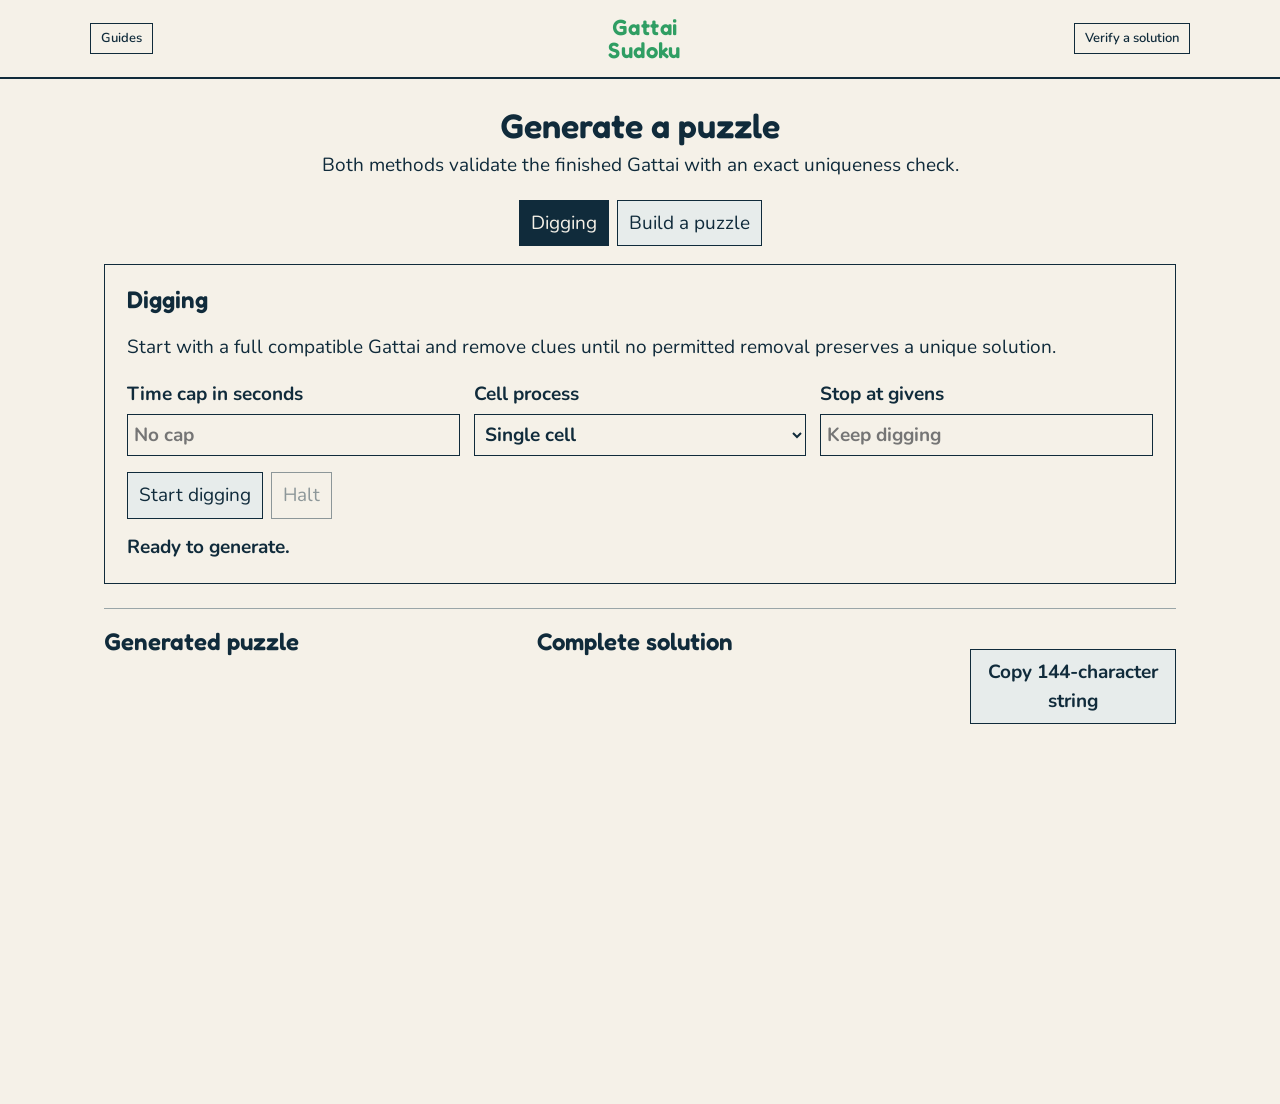
<file: index.html>
<!doctype html>
<html lang="en">
<head>
  <meta charset="utf-8" />
  <meta name="viewport" content="width=device-width, initial-scale=1" />
  <title>Generate a puzzle · Gattai Sudoku</title>
  <meta name="description" content="Generate a Gattai Sudoku puzzle using digging or build methods. Create uniquely solvable overlapping Sudoku grids with controlled difficulty." />
  <meta property="og:title" content="Generate a Gattai Sudoku Puzzle" />
  <meta property="og:description" content="Generate your own Gattai Sudoku puzzles with unique solutions using digging or build methods." />
  <meta property="og:type" content="website" />
  <meta property="og:url" content="https://nahiphog.github.io/GattaiSudoku/" />
  <meta property="og:locale" content="en_US" />
  <link rel="canonical" href="https://nahiphog.github.io/GattaiSudoku/" />
  <link rel="stylesheet" href="./style.css?v=clickable-tally-1" />
  <link rel="stylesheet" href="./generate.css" />
  <link rel="icon" href="data:image/svg+xml,%3Csvg xmlns='http://www.w3.org/2000/svg' viewBox='0 0 120 120'%3E%3Cpath fill='%23ed6239' d='M30 30h60v60H30z'/%3E%3Cpath fill='none' stroke='%23ed6239' stroke-width='6' d='M10 0v90M20 0v90M30 0v120M40 0v120M50 0v120M60 0v120M70 0v120M80 0v120M90 0v120M100 30v90M110 30v90M0 10h90M0 20h90M0 30h120M0 40h120M0 50h120M0 60h120M0 70h120M0 80h120M0 90h120M30 100h90M30 110h90'/%3E%3C/svg%3E" />
  <link rel="alternate" hreflang="en" href="https://nahiphog.github.io/GattaiSudoku/" />
  <meta name="google-site-verification" content="_YOUR_VERIFICATION_STRING_" />
  <script async src="https://www.googletagmanager.com/gtag/js?id=G-XXXXXXXXXX"></script>
  <script>window.dataLayer=window.dataLayer||[];function gtag(){dataLayer.push(arguments)};gtag('js',new Date());gtag('config','G-XXXXXXXXXX');</script>
</head>
<body class="generate-page">
  <header><div class="header-start"><a class="verify-back" href="./guides/what-is-gattai-sudoku.html">Guides</a></div><div class="brand-stack"><div class="brand"><span>Gattai</span><span>Sudoku</span></div></div><div class="header-end"><a class="verify-back" href="./verify.html">Verify a solution</a></div></header>
  <main class="generator-main">
    <section class="generator-heading"><h1>Generate a puzzle</h1><p>Both methods validate the finished Gattai with an exact uniqueness check.</p></section>
    <div class="generator-tabs" role="tablist" aria-label="Generation method"><button type="button" data-mode="digging" aria-selected="true">Digging</button><button type="button" data-mode="build" aria-selected="false">Build a puzzle</button></div>
    <section id="diggingPanel" class="generator-panel"><h2>Digging</h2><p>Start with a full compatible Gattai and remove clues until no permitted removal preserves a unique solution.</p><div class="generator-fields"><label>Time cap in seconds <input id="digTimeCap" type="number" min="1" placeholder="No cap" /></label><label>Cell process <select id="digCellMode"><option value="single">Single cell</option><option value="dual">Dual cell — rotational pairs</option></select></label><label>Stop at givens <input id="digStopAt" type="number" min="0" max="126" placeholder="Keep digging" /></label></div><div class="generator-actions"><button id="startDigging" type="button">Start digging</button><button id="haltDigging" type="button" disabled>Halt</button></div><p id="digStatus" class="generator-status" aria-live="polite">Ready to generate.</p></section>
    <section id="buildPanel" class="generator-panel" hidden><h2>Build a puzzle</h2><p>Mark green cells that must be clues and red cells that must stay blank. The builder adds individual clues from a full solution until the result has exactly one solution.</p><div class="build-layout"><div><div id="buildGrid" class="generator-grid" aria-label="Build constraints"></div><p id="buildCounts" class="build-counts"></p></div><div class="build-options"><div class="constraint-switch"><button type="button" data-mark="keep" aria-pressed="true">Green: must keep</button><button type="button" data-mark="empty" aria-pressed="false">Red: must be empty</button></div><label>Maximum extra clues <select id="buildExtra"></select></label><div class="generator-actions"><button id="startBuild" type="button">Build puzzle</button><button id="haltBuild" type="button" disabled>Halt</button></div><p id="buildStatus" class="generator-status" aria-live="polite">Select any constraints, then build.</p></div></div></section>
  <section id="resultPanel" class="generator-result" hidden><div><h2>Generated puzzle</h2><div id="puzzleResult" class="generator-grid result-grid"></div></div><div><h2>Complete solution</h2><div id="solutionResult" class="generator-grid result-grid"></div></div><aside><p id="resultGivens"></p><p id="resultUnique"></p><button id="copyResult" type="button">Copy 144-character string</button></aside></section>
    <p id="generationEvaluationStatus" class="generator-status" aria-live="polite" hidden></p>
    <section id="walkthrough" class="verify-walkthrough" hidden aria-live="polite">
      <h2>Solution walkthrough</h2>
      <p id="walkthroughRating"></p><p id="evaluationTime" class="verify-timing"></p>
      <div class="verify-step-controls" aria-label="Solution walkthrough controls"><button id="firstWalkthroughStep" type="button" aria-label="First step">&lt;&lt;</button><button id="previousWalkthroughStep" type="button" aria-label="Previous step">&lt;</button><span id="walkthroughStepCount"></span><button id="nextWalkthroughStep" type="button" aria-label="Next step">&gt;</button><button id="lastWalkthroughStep" type="button" aria-label="Last step">&gt;&gt;</button></div>
      <div class="verify-step-workspace"><div id="walkthroughGrid" class="board verify-walkthrough-grid" aria-label="Interactive walkthrough grid"></div><div class="verify-step-explanation"><h3 id="walkthroughTechnique"></h3><p id="walkthroughReasoning"></p></div></div>
    </section>
    <section id="inputTechniqueTally" class="verify-input-tally" hidden><h2>Technique tally</h2><div id="tallyResults"></div></section>
  </main>
  <script src="./remote-pairs.js?v=1"></script>
  <script src="./phistomefel-ring.js?v=1"></script>
  <script src="./walkthrough.js?v=phistomefel-1"></script>
  <script src="./generate.js?v=inline-walkthrough-1"></script>
</body>
</html>
</file>
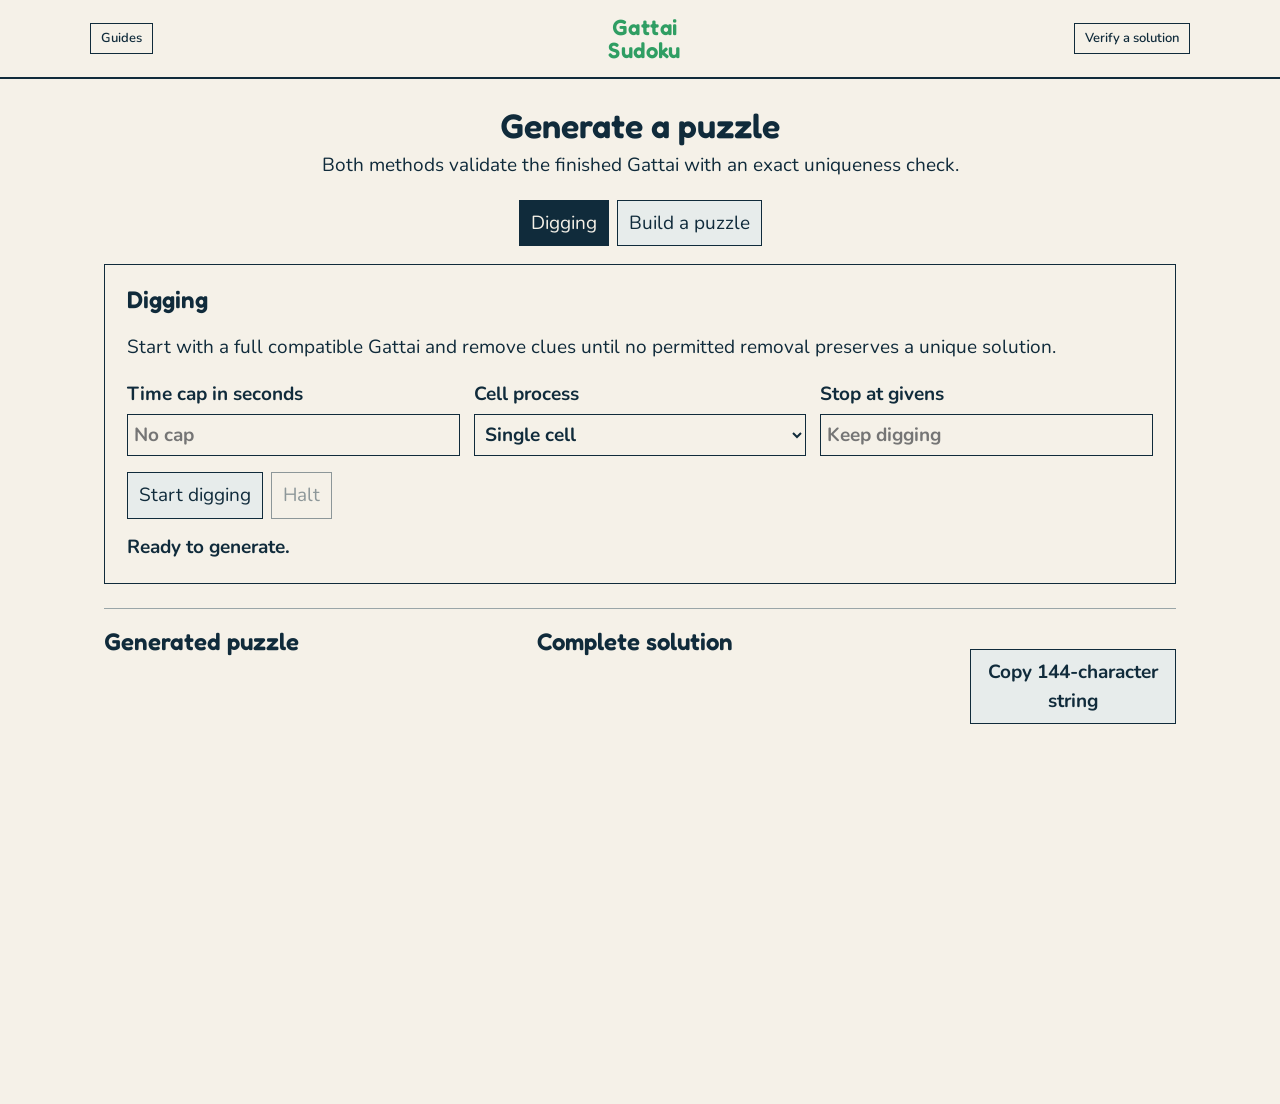
<file: database.html>
<!doctype html>
<html lang="en">
<head>
  <meta charset="utf-8" />
  <meta name="viewport" content="width=device-width, initial-scale=1" />
  <title>Puzzle database · Daily Gattai Sudoku</title>
  <meta name="description" content="Browse 500 distinct Gattai Sudoku puzzles sorted by difficulty. Each puzzle has a unique solution and rotational-pair clue design." />
  <meta property="og:title" content="Gattai Sudoku Puzzle Database" />
  <meta property="og:description" content="Browse and preview 500 distinct Gattai Sudoku puzzles with unique solutions. Sort by difficulty, givens, and trial-and-error status." />
  <meta property="og:type" content="website" />
  <meta property="og:url" content="https://gattaisudoku.com/database.html" />
  <meta property="og:locale" content="en_US" />
  <link rel="canonical" href="https://gattaisudoku.com/database.html" />
  <meta http-equiv="refresh" content="0;url=/" />
  <link rel="stylesheet" href="/style.css" />
  <link rel="icon" href="data:image/svg+xml,%3Csvg xmlns='http://www.w3.org/2000/svg' viewBox='0 0 120 120'%3E%3Cpath fill='%23ed6239' d='M30 30h60v60H30z'/%3E%3Cpath fill='none' stroke='%23ed6239' stroke-width='6' d='M10 0v90M20 0v90M30 0v120M40 0v120M50 0v120M60 0v120M70 0v120M80 0v120M90 0v120M100 30v90M110 30v90M0 10h90M0 20h90M0 30h120M0 40h120M0 50h120M0 60h120M0 70h120M0 80h120M0 90h120M30 100h90M30 110h90'/%3E%3C/svg%3E" />
  <link rel="alternate" hreflang="en" href="https://gattaisudoku.com/database.html" />
  <meta name="google-site-verification" content="_YOUR_VERIFICATION_STRING_" />
  <script async src="https://www.googletagmanager.com/gtag/js?id=G-XXXXXXXXXX"></script>
  <script>window.dataLayer=window.dataLayer||[];function gtag(){dataLayer.push(arguments)};gtag('js',new Date());gtag('config','G-XXXXXXXXXX');</script>
</head>
<body class="database-page">
  <header>
    <div class="header-start"><a class="database-back" href="/" aria-label="Back to daily puzzles">← Daily puzzles</a><a class="database-back" href="/guides/what-is-gattai-sudoku.html">Guides</a></div>
    <div class="brand-stack"><div class="brand" aria-label="Daily Gattai Sudoku"><svg class="gattai-logo" viewBox="0 0 120 120" role="img" aria-label="Gattai Sudoku grid logo"><path class="logo-overlap" d="M30 30H90V90H30Z"/><path class="logo-lines" d="M0 0H90V30H120V120H30V90H0ZM10 0V90M20 0V90M30 0V120M40 0V120M50 0V120M60 0V120M70 0V120M80 0V120M90 0V120M100 30V120M110 30V120M0 10H90M0 20H90M0 30H120M0 40H120M0 50H120M0 60H120M0 70H120M0 80H120M0 90H120M30 100H120M30 110H120"/></svg><span>Daily</span><span>Gattai</span><span>Sudoku</span></div></div>
    <div class="header-end"><span class="database-header-label">Database</span></div>
  </header>
  <main class="database-main">
    <section class="database-intro">
      <p class="eyebrow">ROTATIONAL-PAIR COLLECTION</p>
      <h1>Gattai puzzle database</h1>
      <p>500 distinct, exactly-one-solution puzzles, sorted from lowest to highest recorded difficulty. Each was made from a 180° rotational-pair dug Gattai base; global digit relabelling preserves its rotational clue pattern, uniqueness, and pair-minimality.</p>
    </section>
    <section class="database-layout" aria-label="Puzzle database">
      <div class="database-listing">
        <div class="database-summary" id="databaseSummary"></div>
        <div class="table-wrap"><table class="database-table"><thead><tr><th>#</th><th>Difficulty</th><th>Given cells</th><th>Trial-and-error</th><th></th></tr></thead><tbody id="databaseRows"></tbody></table></div>
      </div>
      <aside class="database-preview" aria-live="polite">
        <p class="eyebrow">SELECTED PUZZLE</p>
        <h2 id="databaseTitle">Puzzle 1</h2>
        <div class="database-attributes" id="databaseAttributes"></div>
        <div class="database-board" id="databaseBoard" aria-label="Selected Gattai puzzle"></div>
      </aside>
    </section>
  </main>
  <script src="/puzzle-database.js"></script>
  <script src="/database.js"></script>
</body>
</html>
</file>
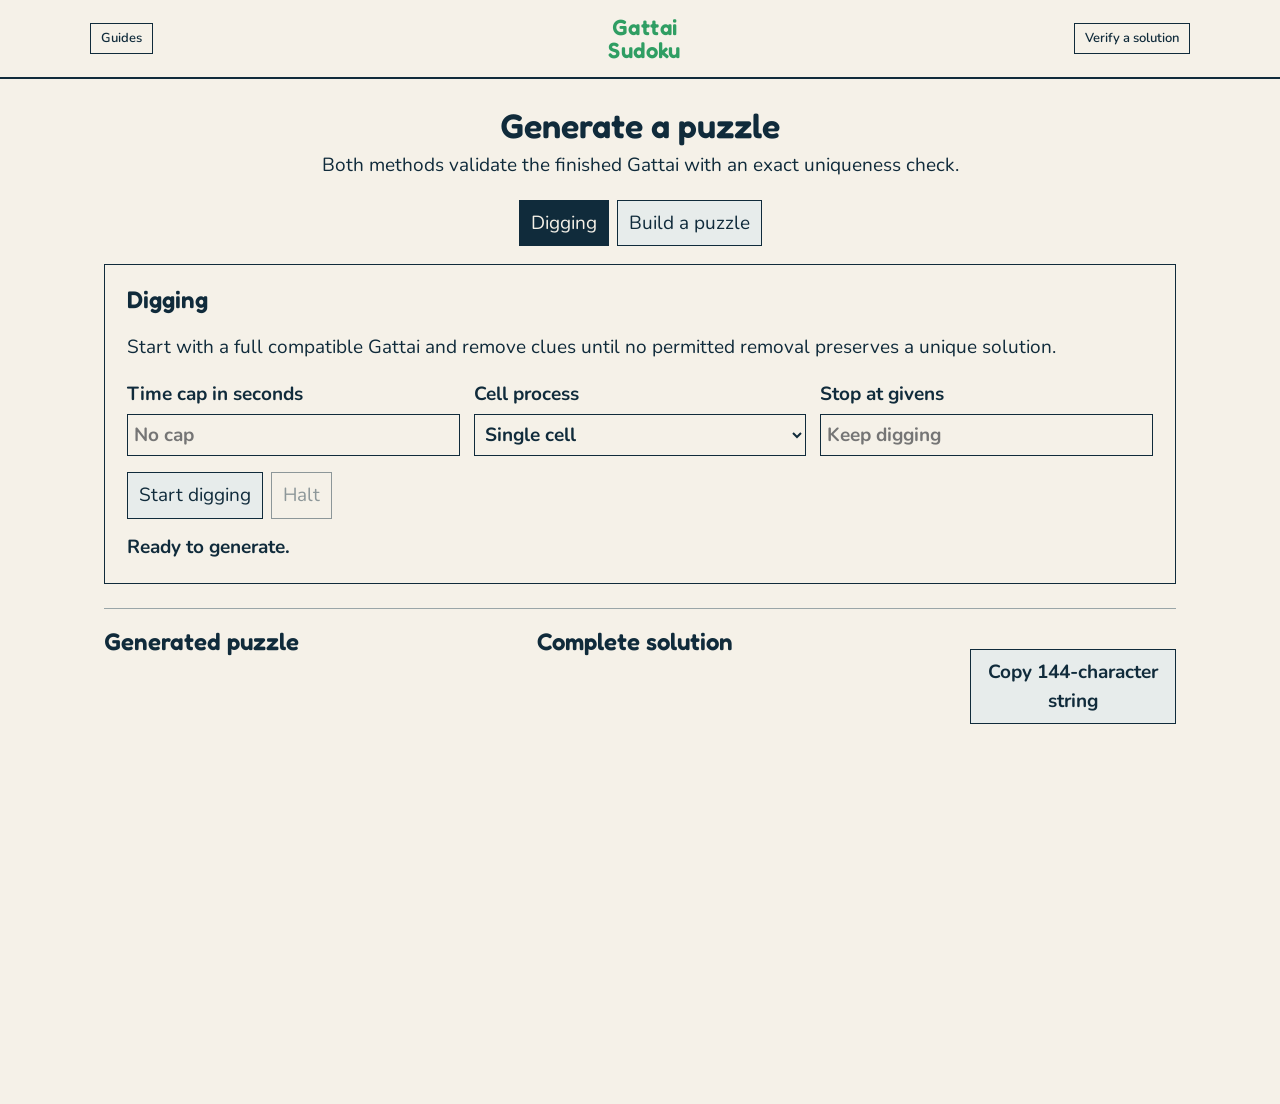
<file: generate.html>
<!doctype html>
<html lang="en">
<head>
  <meta charset="utf-8" />
  <meta name="viewport" content="width=device-width, initial-scale=1" />
  <title>Generate a puzzle · Gattai Sudoku</title>
  <meta http-equiv="refresh" content="0; url=./" />
  <link rel="canonical" href="https://nahiphog.github.io/GattaiSudoku/" />
</head>
<body><p><a href="./">Generate a Gattai Sudoku puzzle</a></p></body>
</html>
</file>
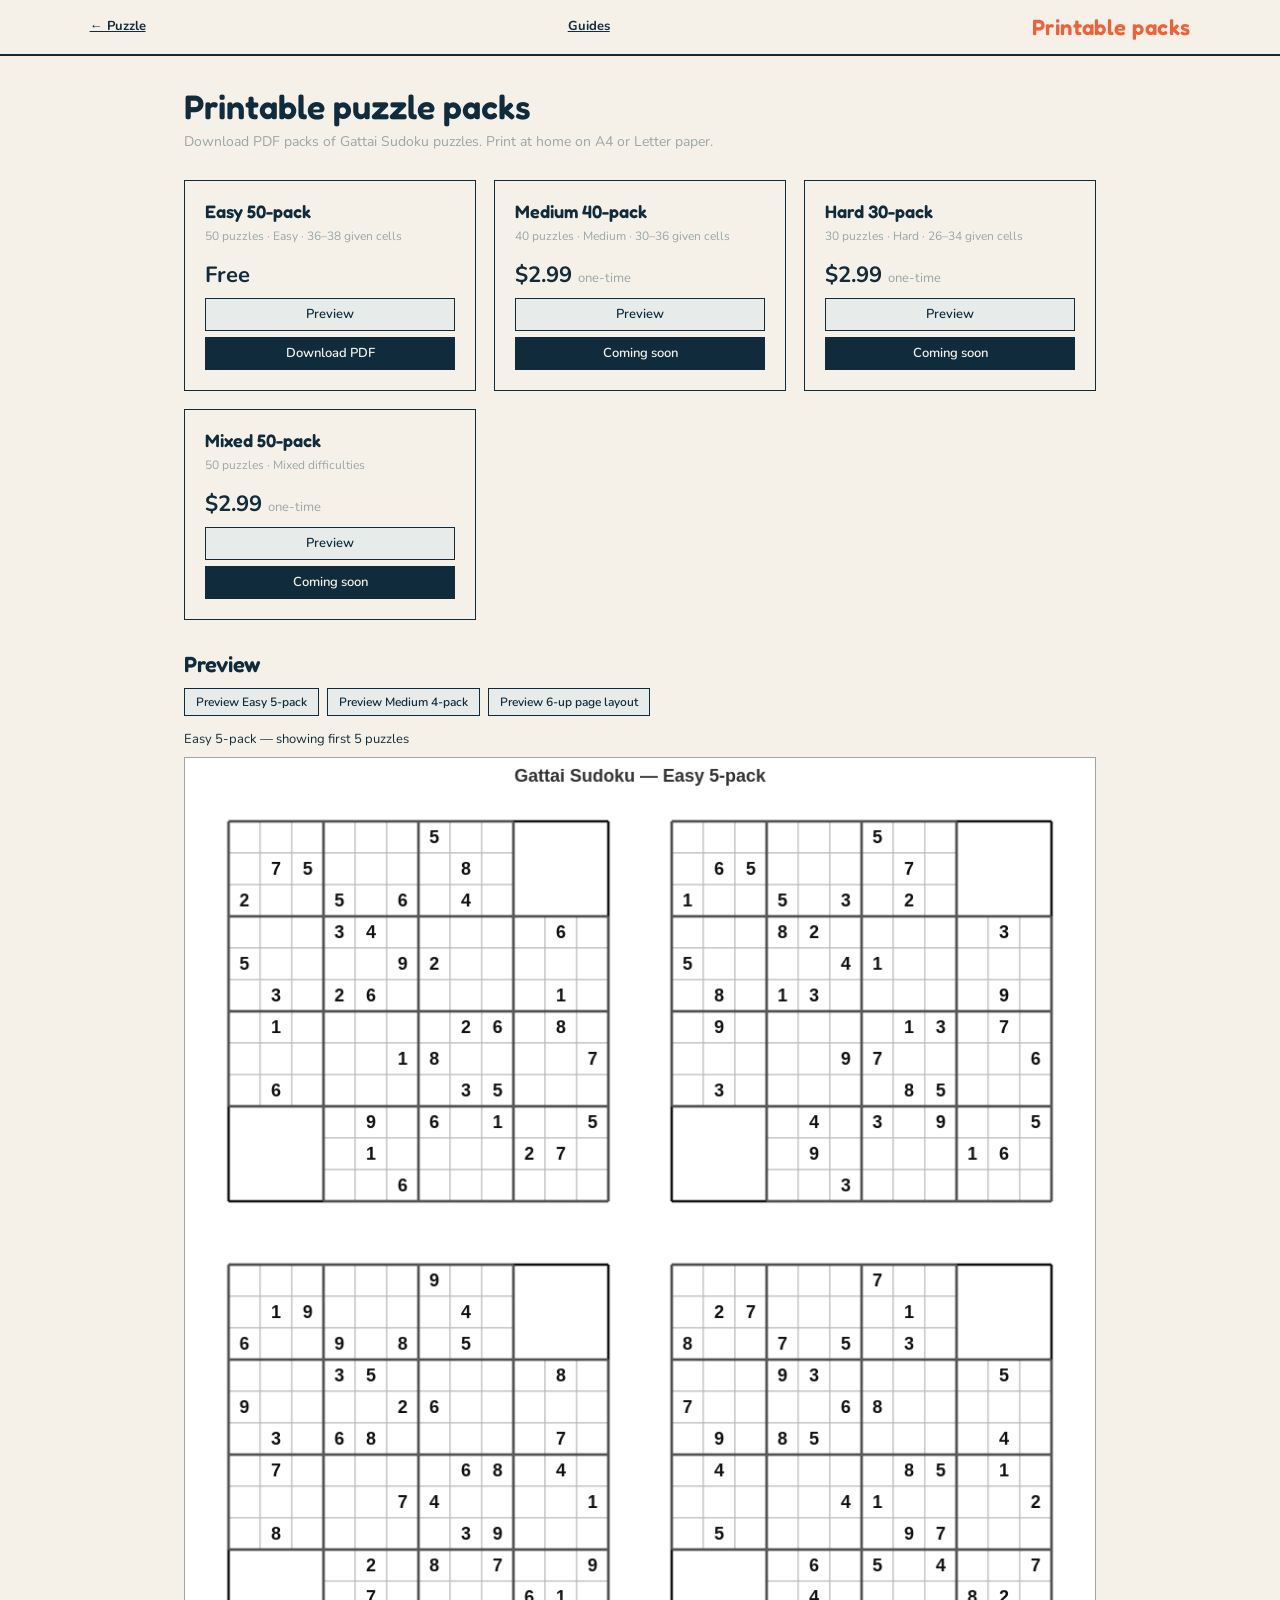
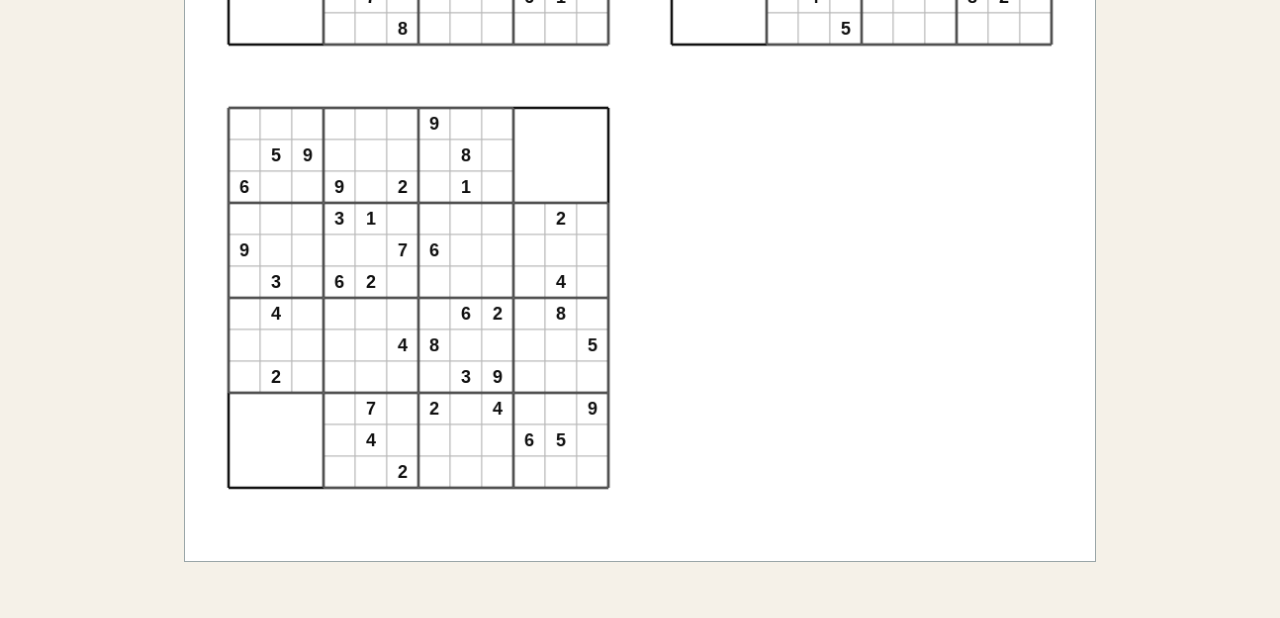
<file: packs.html>
<!doctype html>
<html lang="en">
<head>
  <meta charset="utf-8" />
  <meta name="viewport" content="width=device-width, initial-scale=1" />
  <title>Printable puzzle packs · Daily Gattai Sudoku</title>
  <meta name="description" content="Download and print Gattai Sudoku puzzle packs. PDF packs of uniquely solvable overlapping Sudoku grids." />
  <meta property="og:title" content="Printable puzzle packs · Daily Gattai Sudoku" />
  <meta property="og:description" content="Download printable PDF packs of Gattai Sudoku puzzles. Easy, Medium, and Hard difficulty packs for home printing." />
  <meta property="og:type" content="website" />
  <meta property="og:url" content="https://gattaisudoku.com/packs.html" />
  <meta property="og:locale" content="en_US" />
  <link rel="canonical" href="https://gattaisudoku.com/packs.html" />
  <link rel="alternate" hreflang="en" href="https://gattaisudoku.com/packs.html" />
  <meta name="google-site-verification" content="_YOUR_VERIFICATION_STRING_" />
  <script async src="https://www.googletagmanager.com/gtag/js?id=G-XXXXXXXXXX"></script>
  <script>window.dataLayer=window.dataLayer||[];function gtag(){dataLayer.push(arguments)};gtag('js',new Date());gtag('config','G-XXXXXXXXXX');</script>
  <link rel="stylesheet" href="/style.css" />
  <link rel="icon" href="data:image/svg+xml,%3Csvg xmlns='http://www.w3.org/2000/svg' viewBox='0 0 120 120'%3E%3Cpath fill='%23ed6239' d='M30 30h60v60H30z'/%3E%3Cpath fill='none' stroke='%23ed6239' stroke-width='6' d='M10 0v90M20 0v90M30 0v120M40 0v120M50 0v120M60 0v120M70 0v120M80 0v120M90 0v120M100 30v90M110 30v90M0 10h90M0 20h90M0 30h120M0 40h120M0 50h120M0 60h120M0 70h120M0 80h120M0 90h120M30 100h90M30 110h90'/%3E%3C/svg%3E" />
  <style>
    .packs-header{display:flex;align-items:center;justify-content:space-between;padding:16px clamp(20px,7vw,100px);border-bottom:2px solid var(--ink)}
    .packs-header .brand{display:flex;align-items:center;gap:.48em;font:600 22px/1 'Fredoka',sans-serif;letter-spacing:.02em;color:var(--red)}
    .packs-header a{color:var(--ink);font-size:13px;font-weight:700}
    .packs-main{max-width:960px;margin:0 auto;padding:32px 24px}
    .packs-main h1{font:600 34px/1.1 'Fredoka',sans-serif;margin:0 0 6px}
    .packs-main .subtitle{color:var(--thin);margin:0 0 28px;font-size:14px}
    .pack-grid{display:grid;grid-template-columns:repeat(auto-fill,minmax(260px,1fr));gap:18px;margin-bottom:32px}
    .pack-card{border:1px solid var(--ink);padding:20px;background:var(--surface)}
    .pack-card h2{margin:0 0 4px;font:600 18px/1.2 'Fredoka',sans-serif}
    .pack-card .pack-meta{font-size:12px;color:var(--thin);margin:0 0 14px}
    .pack-card .pack-price{font-size:22px;font-weight:700;margin:0 0 6px}
    .pack-card .pack-price small{font-size:13px;font-weight:400;color:var(--thin)}
    .pack-card button{width:100%;border:1px solid var(--ink);background:var(--ink);color:var(--paper);padding:9px;cursor:pointer;font:600 13px/1 'Nunito',Arial,sans-serif}
    .pack-card .preview-btn{background:var(--muted);color:var(--ink);margin-bottom:6px}
    .preview-section{margin-top:28px}
    .preview-section h2{font:600 22px/1.1 'Fredoka',sans-serif;margin:0 0 12px}
    .preview-toolbar{display:flex;gap:8px;margin-bottom:14px;flex-wrap:wrap}
    .preview-toolbar button{border:1px solid var(--ink);background:var(--muted);color:var(--ink);padding:7px 11px;cursor:pointer;font:600 12px/1 'Nunito',Arial,sans-serif}
    .print-preview-canvas{max-width:100%;border:1px solid var(--thin);background:#fff}
    @media print{body{background:#fff}.packs-header,.preview-toolbar,.pack-grid,.preview-section h2{display:none}.print-preview-canvas{border:0;max-width:none}}
  </style>
</head>
<body>
  <div class="packs-header"><a href="/">← Puzzle</a><a href="/guides/what-is-gattai-sudoku.html">Guides</a><span class="brand">Printable packs</span></div>
  <main class="packs-main">
    <h1>Printable puzzle packs</h1>
    <p class="subtitle">Download PDF packs of Gattai Sudoku puzzles. Print at home on A4 or Letter paper.</p>

    <div class="pack-grid" id="packGrid"></div>

    <section class="preview-section">
      <h2>Preview</h2>
      <div class="preview-toolbar">
        <button id="previewEasy5" type="button">Preview Easy 5-pack</button>
        <button id="previewMedium4" type="button">Preview Medium 4-pack</button>
        <button id="preview6up" type="button">Preview 6-up page layout</button>
      </div>
      <div id="previewArea"></div>
    </section>
  </main>
  <script src="/puzzle-database.js"></script>
  <script src="/print-puzzle.js"></script>
  <script>
    (() => {
      const database = window.ROTATIONAL_PUZZLE_DATABASE || [];
      const packGrid = document.querySelector("#packGrid");
      const previewArea = document.querySelector("#previewArea");

      const packs = [
        { name: "Easy 50-pack", desc: "50 Monday–Tuesday difficulty puzzles", meta: "50 puzzles · Easy · 36–38 given cells", priceFree: true, filter: p => p.rating === "Easy", count: 50 },
        { name: "Medium 40-pack", desc: "40 Wednesday–Thursday difficulty puzzles", meta: "40 puzzles · Medium · 30–36 given cells", priceFree: false, filter: p => p.rating === "Medium", count: 40 },
        { name: "Hard 30-pack", desc: "30 Friday–Saturday difficulty puzzles", meta: "30 puzzles · Hard · 26–34 given cells", priceFree: false, filter: p => p.rating === "Hard", count: 30 },
        { name: "Mixed 50-pack", desc: "A hand-picked variety across all difficulty levels", meta: "50 puzzles · Mixed difficulties", priceFree: false, filter: p => true, count: 50 }
      ];

      const difficultyRank = { Beginner: 0, Easy: 1, Medium: 2, Tricky: 3, Hard: 4, Unfair: 5, Extreme: 6, Nightmare: 7 };
      const sorted = [...database].sort((a, b) => (difficultyRank[a.rating] - difficultyRank[b.rating]) || a.score - b.score);

      packs.forEach(pack => {
        const card = document.createElement("div");
        card.className = "pack-card";
        card.innerHTML = `
          <h2>${pack.name}</h2>
          <p class="pack-meta">${pack.meta}</p>
          <p class="pack-price">${pack.priceFree ? "Free" : "$2.99"} <small>${pack.priceFree ? "" : "one-time"}</small></p>
          <button class="preview-btn" data-pack-name="${pack.name}">Preview</button>
          <button ${pack.priceFree ? "" : "disabled"}>${pack.priceFree ? "Download PDF" : "Coming soon"}</button>
        `;
        packGrid.append(card);
      });

      function selectPuzzles(filter, count) {
        return sorted.filter(filter).slice(0, count);
      }

      function renderPreview(title, puzzles) {
        previewArea.innerHTML = "";
        const heading = document.createElement("p");
        heading.style.cssText = "font-size:13px;margin:0 0 8px";
        heading.textContent = `${title} — showing first ${puzzles.length} puzzles`;
        previewArea.append(heading);

        const puzzlesPerPage = 6;
        const pageCount = Math.ceil(puzzles.length / puzzlesPerPage);

        for (let page = 0; page < Math.min(pageCount, 2); page += 1) {
          const pagePuzzles = puzzles.slice(page * puzzlesPerPage, (page + 1) * puzzlesPerPage).map((p, i) => ({
            ...p,
            label: `#${p.id} · ${p.rating} (${p.score})`,
            meta: `${p.givens} givens`
          }));
          const canvas = document.createElement("canvas");
          canvas.className = "print-preview-canvas";
          canvas.style.cssText = "margin-bottom:16px;width:100%;height:auto";
          previewArea.append(canvas);
          window.printPuzzle.renderPuzzlePage(canvas, pagePuzzles, {
            cellSize: 32, margin: 24, title: page === 0 ? `Gattai Sudoku — ${title}` : ""
          });
        }

        if (pageCount > 2) {
          const note = document.createElement("p");
          note.style.cssText = "font-size:12px;color:var(--thin)";
          note.textContent = `… and ${puzzles.length - 12} more puzzles (${pageCount} total pages)`;
          previewArea.append(note);
        }
      }

      function handlePreview(packName) {
        const pack = packs.find(p => p.name === packName);
        if (!pack) return;
        const selected = selectPuzzles(pack.filter, pack.count);
        renderPreview(pack.name, selected);
      }

      packGrid.addEventListener("click", e => {
        const btn = e.target.closest(".preview-btn");
        if (btn) handlePreview(btn.dataset.packName);
      });

      document.querySelector("#previewEasy5").addEventListener("click", () => {
        renderPreview("Easy 5-pack", selectPuzzles(p => p.rating === "Easy", 5));
      });
      document.querySelector("#previewMedium4").addEventListener("click", () => {
        renderPreview("Medium 4-pack", selectPuzzles(p => p.rating === "Medium", 4));
      });
      document.querySelector("#preview6up").addEventListener("click", () => {
        renderPreview("6-up layout test", sorted.slice(0, 12));
      });

      renderPreview("Easy 5-pack", selectPuzzles(p => p.rating === "Easy", 5));
    })();
  </script>
</body>
</html>
</file>
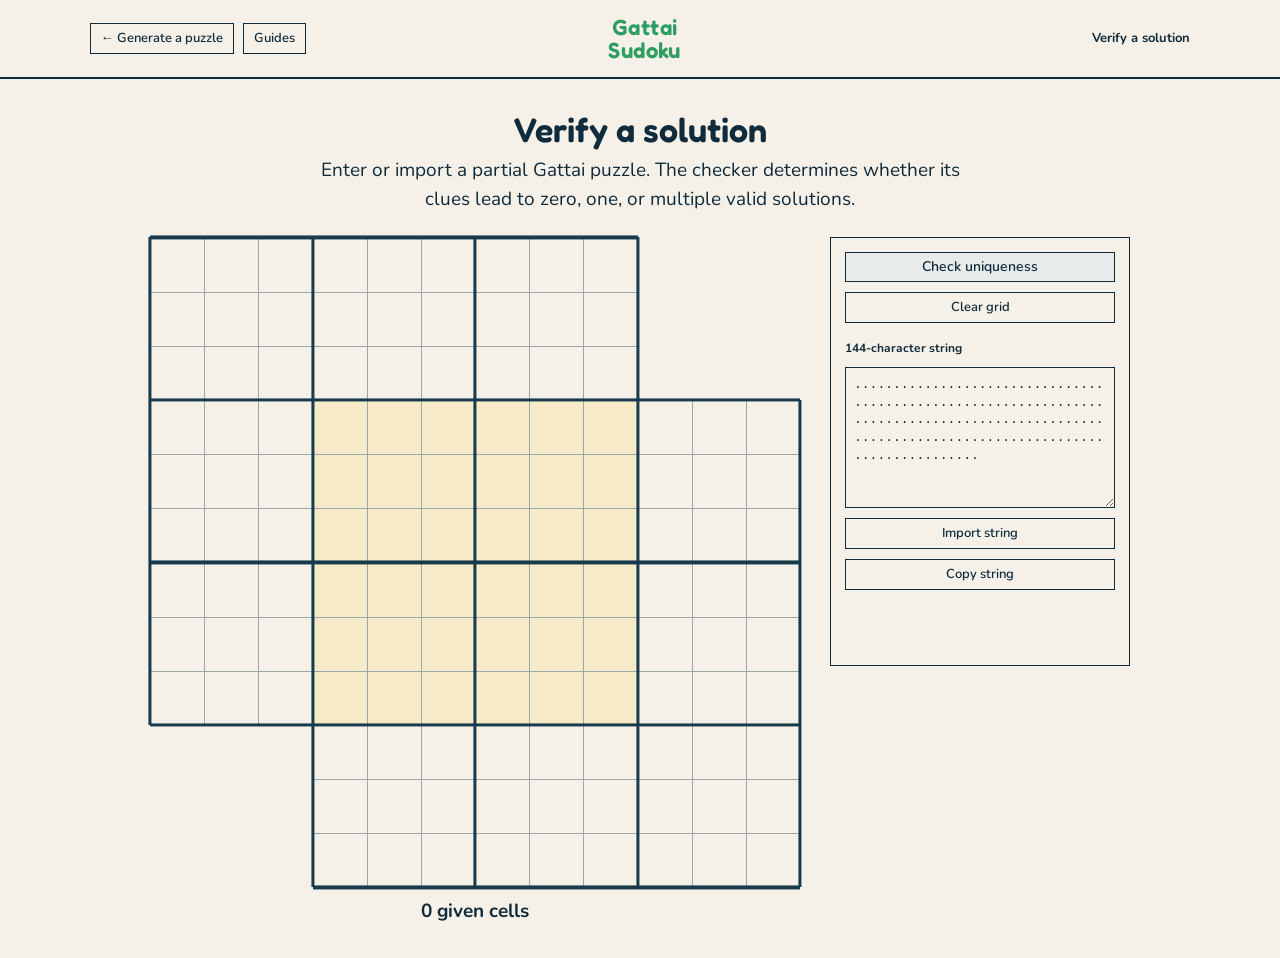
<file: verify.html>
<!doctype html>
<html lang="en">
<head>
  <meta charset="utf-8" />
  <meta name="viewport" content="width=device-width, initial-scale=1" />
  <title>Verify a solution · Gattai Sudoku</title>
  <meta name="description" content="Verify a Gattai Sudoku solution. Enter or import a partial Gattai puzzle to check if it has zero, one, or multiple valid solutions." />
  <meta property="og:title" content="Verify a Gattai Sudoku Solution" />
  <meta property="og:description" content="Check a Gattai Sudoku puzzle for uniqueness. Enter a 144-character string or fill the grid interactively." />
  <meta property="og:type" content="website" />
  <meta property="og:url" content="https://nahiphog.github.io/GattaiSudoku/verify.html" />
  <meta property="og:locale" content="en_US" />
  <link rel="canonical" href="https://nahiphog.github.io/GattaiSudoku/verify.html" />
  <link rel="stylesheet" href="./style.css?v=clickable-tally-1" />
  <link rel="icon" href="data:image/svg+xml,%3Csvg xmlns='http://www.w3.org/2000/svg' viewBox='0 0 120 120'%3E%3Cpath fill='%23ed6239' d='M30 30h60v60H30z'/%3E%3Cpath fill='none' stroke='%23ed6239' stroke-width='6' d='M10 0v90M20 0v90M30 0v120M40 0v120M50 0v120M60 0v120M70 0v120M80 0v120M90 0v120M100 30v90M110 30v90M0 10h90M0 20h90M0 30h120M0 40h120M0 50h120M0 60h120M0 70h120M0 80h120M0 90h120M30 100h90M30 110h90'/%3E%3C/svg%3E" />
  <link rel="alternate" hreflang="en" href="https://nahiphog.github.io/GattaiSudoku/verify.html" />
  <meta name="google-site-verification" content="_YOUR_VERIFICATION_STRING_" />
  <script async src="https://www.googletagmanager.com/gtag/js?id=G-XXXXXXXXXX"></script>
  <script>window.dataLayer=window.dataLayer||[];function gtag(){dataLayer.push(arguments)};gtag('js',new Date());gtag('config','G-XXXXXXXXXX');</script>
</head>
<body class="verify-page">
  <header>
    <div class="header-start"><a class="verify-back" href="./">← Generate a puzzle</a><a class="verify-back" href="./guides/what-is-gattai-sudoku.html">Guides</a></div>
    <div class="brand-stack"><div class="brand"><span>Gattai</span><span>Sudoku</span></div></div>
    <div class="header-end"><span class="verify-title">Verify a solution</span></div>
  </header>
  <main class="verify-main">
    <section class="verify-intro">
      <h1>Verify a solution</h1>
      <p>Enter or import a partial Gattai puzzle. The checker determines whether its clues lead to zero, one, or multiple valid solutions.</p>
    </section>
    <section class="verify-workspace">
      <div class="verify-board-column">
        <div id="verifyBoard" class="board verify-board" aria-label="Editable Gattai Sudoku verification grid"></div>
        <p id="inputGivenCount" class="verify-given-count">0 given cells</p>
        <section id="inputTechniqueTally" class="verify-input-tally" hidden aria-live="polite"><h2>Technique tally</h2><div id="tallyResults"></div></section>
      </div>
      <aside class="verify-actions">
        <button id="verifyGrid" class="dialog-primary" type="button">Check uniqueness</button>
        <button id="clearGrid" class="verify-secondary" type="button">Clear grid</button>
        <label class="verify-string-label" for="solutionString">144-character string</label>
        <textarea id="solutionString" rows="7" spellcheck="false" autocapitalize="off" autocomplete="off" placeholder="Paste a 144-character Gattai string"></textarea>
        <button id="importString" class="verify-secondary" type="button">Import string</button>
        <button id="exportString" class="verify-secondary" type="button">Copy string</button>
        <p id="verifyStatus" class="dialog-status" aria-live="polite"></p>
        <p id="uniquenessTime" class="verify-timing" hidden></p>
        <button id="evaluateDifficulty" class="dialog-primary" type="button" hidden>Evaluate puzzle difficulty</button>
        <button id="copyInputImage" class="verify-secondary" type="button" hidden>Copy input grid as image</button>
        <button id="copyCompletedImage" class="verify-secondary" type="button" hidden>Copy completed grid as image</button>
        <div id="solutionResults" class="verify-results" aria-live="polite"></div>
      </aside>
    </section>
    <section id="walkthrough" class="verify-walkthrough" hidden aria-live="polite">
      <h2>Solution walkthrough</h2>
      <p id="walkthroughRating"></p><p id="evaluationTime" class="verify-timing"></p>
      <div class="verify-step-controls" aria-label="Solution walkthrough controls"><button id="firstWalkthroughStep" type="button" aria-label="First step">&lt;&lt;</button><button id="previousWalkthroughStep" type="button" aria-label="Previous step">&lt;</button><span id="walkthroughStepCount"></span><button id="nextWalkthroughStep" type="button" aria-label="Next step">&gt;</button><button id="lastWalkthroughStep" type="button" aria-label="Last step">&gt;&gt;</button></div>
      <div class="verify-step-workspace"><div id="walkthroughGrid" class="board verify-walkthrough-grid" aria-label="Interactive walkthrough grid"></div><div class="verify-step-explanation"><h3 id="walkthroughTechnique"></h3><p id="walkthroughReasoning"></p></div></div>
    </section>
  </main>
  <script src="./remote-pairs.js?v=1"></script>
  <script src="./phistomefel-ring.js?v=1"></script>
  <script src="./walkthrough.js?v=phistomefel-1"></script>
  <script src="./verify.js?v=inline-walkthrough-1"></script>
</body>
</html>
</file>
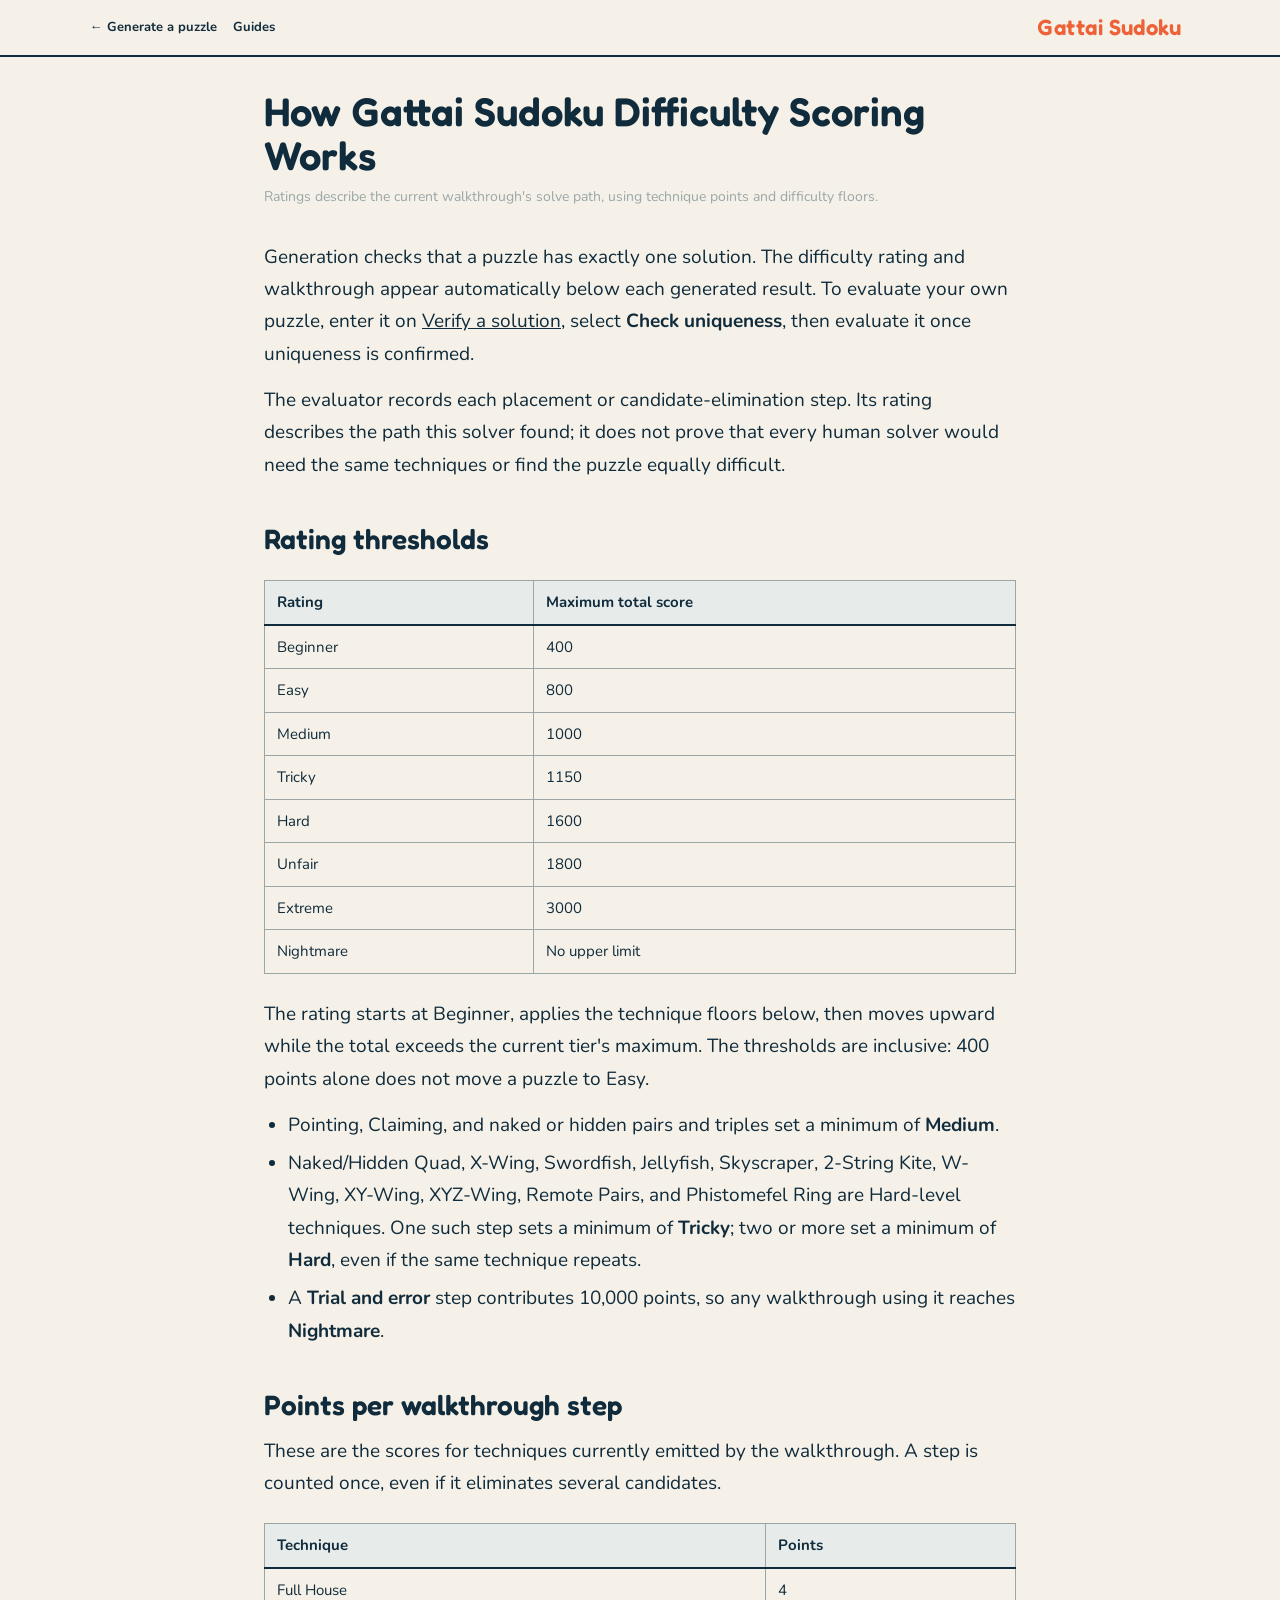
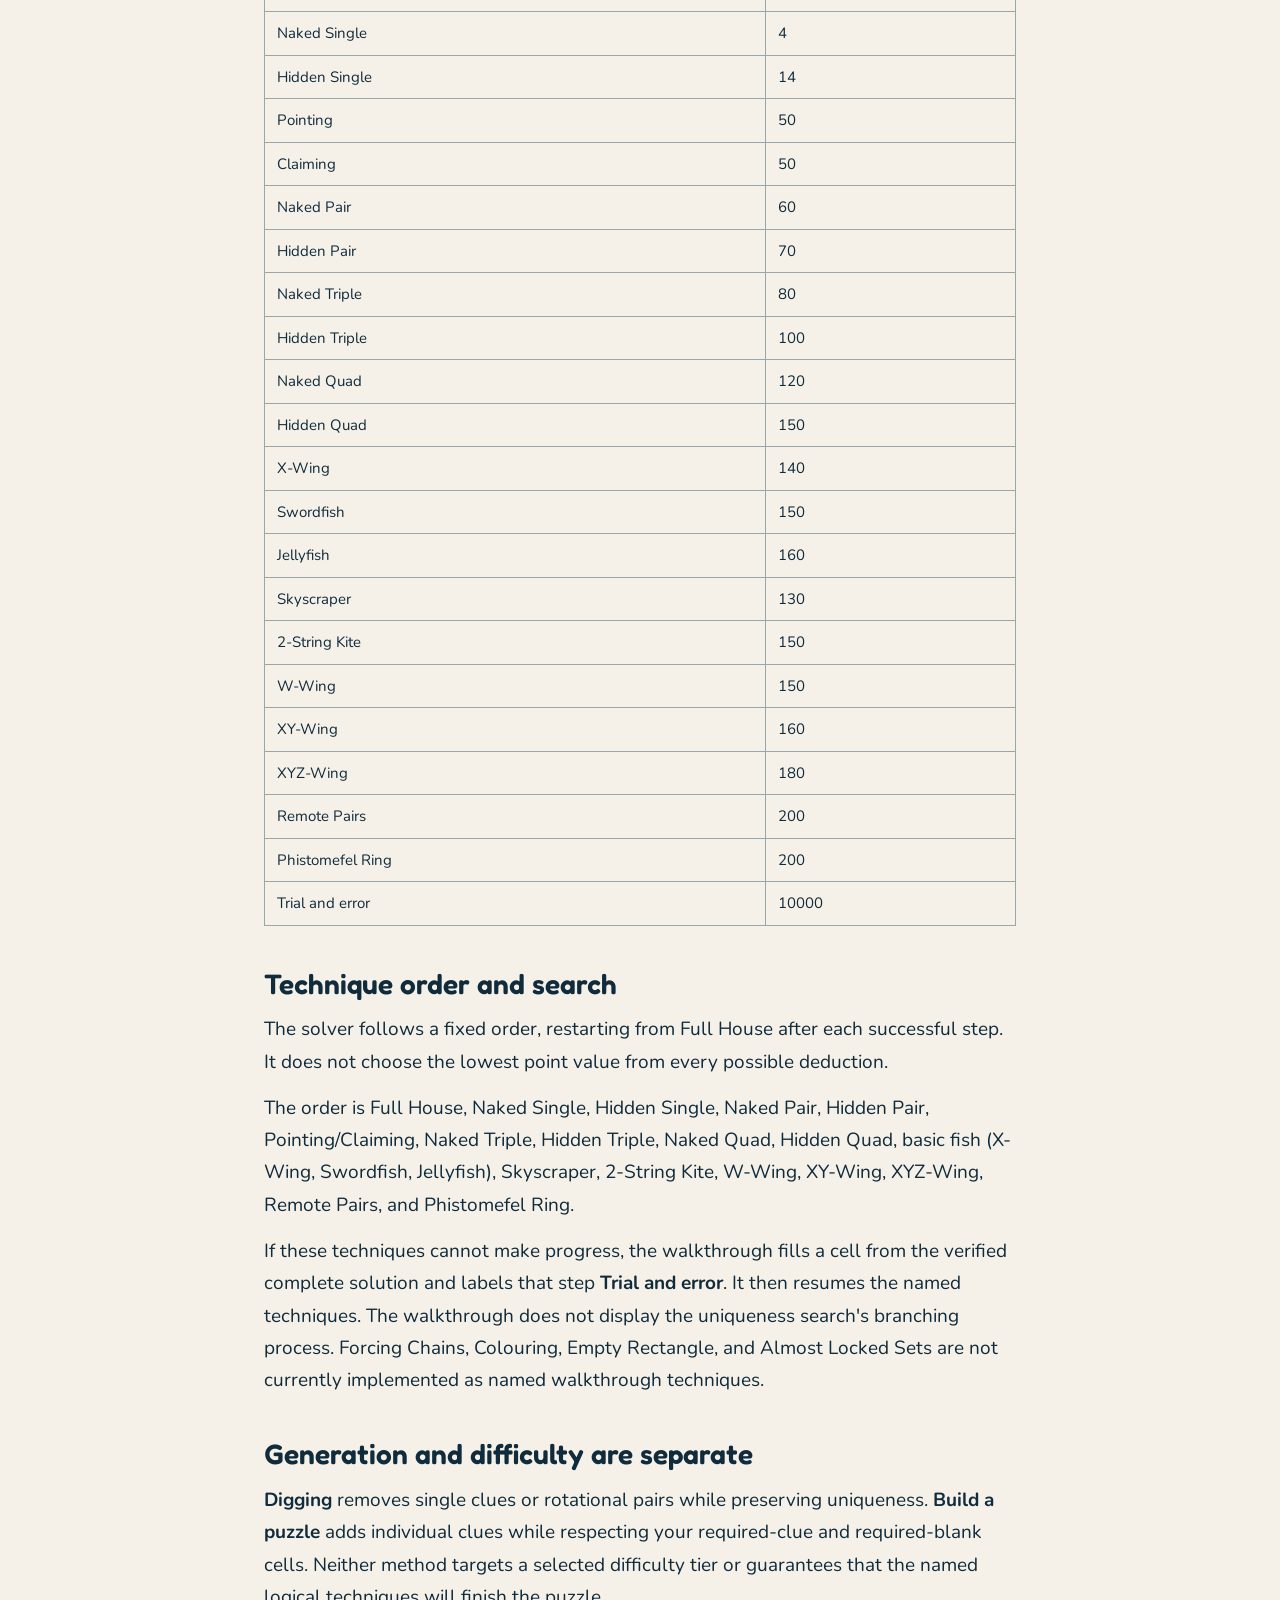
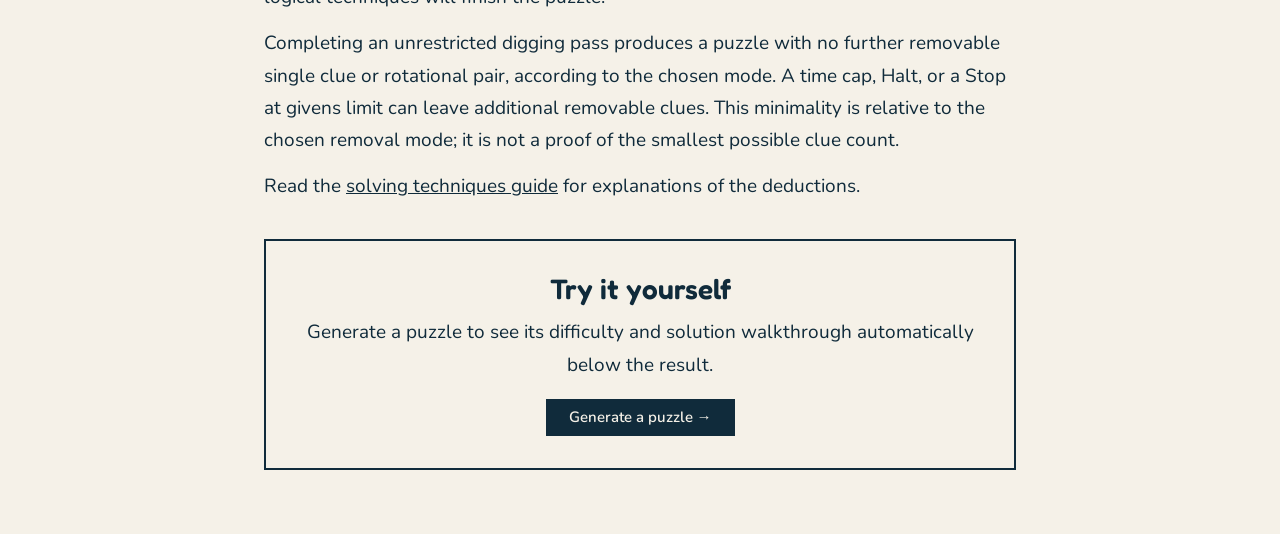
<file: guides/difficulty-scoring.html>
<!doctype html>
<html lang="en">
<head>
  <meta charset="utf-8" />
  <meta name="viewport" content="width=device-width, initial-scale=1" />
  <title>Gattai Sudoku Difficulty Scoring: How Puzzles Are Rated · Gattai Sudoku</title>
  <meta name="description" content="See the current Gattai walkthrough technique scores, rating thresholds, evaluation controls, and trial-and-error fallback." />
  <meta property="og:title" content="Gattai Sudoku Difficulty Scoring: How Puzzles Are Rated" />
  <meta property="og:description" content="See the current Gattai walkthrough technique scores, rating thresholds, evaluation controls, and trial-and-error fallback." />
  <meta property="og:type" content="article" />
  <meta property="og:url" content="https://nahiphog.github.io/GattaiSudoku/guides/difficulty-scoring.html" />
  <meta property="og:locale" content="en_US" />
  <link rel="canonical" href="https://nahiphog.github.io/GattaiSudoku/guides/difficulty-scoring.html" />
  <link rel="alternate" hreflang="en" href="https://nahiphog.github.io/GattaiSudoku/guides/difficulty-scoring.html" />
  <meta name="google-site-verification" content="_YOUR_VERIFICATION_STRING_" />
  <script async src="https://www.googletagmanager.com/gtag/js?id=G-XXXXXXXXXX"></script>
  <script>window.dataLayer=window.dataLayer||[];function gtag(){dataLayer.push(arguments)};gtag('js',new Date());gtag('config','G-XXXXXXXXXX');</script>
  <link rel="stylesheet" href="../style.css" />
  <link rel="icon" href="data:image/svg+xml,%3Csvg xmlns='http://www.w3.org/2000/svg' viewBox='0 0 120 120'%3E%3Cpath fill='%23ed6239' d='M30 30h60v60H30z'/%3E%3Cpath fill='none' stroke='%23ed6239' stroke-width='6' d='M10 0v90M20 0v90M30 0v120M40 0v120M50 0v120M60 0v120M70 0v120M80 0v120M90 0v120M100 30v90M110 30v90M0 10h90M0 20h90M0 30h120M0 40h120M0 50h120M0 60h120M0 70h120M0 80h120M0 90h120M30 100h90M30 110h90'/%3E%3C/svg%3E" />
  <style>
    .guide-page{max-width:800px;margin:0 auto;padding:32px 24px 64px}
    .guide-page h1{font:600 40px/1.1 'Fredoka',sans-serif;margin:0 0 8px}
    .guide-page .byline{color:var(--thin);font-size:14px;margin:0 0 32px}
    .guide-page h2{font:600 28px/1.2 'Fredoka',sans-serif;margin:42px 0 12px}
    .guide-page h3{font:600 20px/1.2 'Fredoka',sans-serif;margin:28px 0 8px;color:var(--red)}
    .guide-page p,.guide-page li{line-height:1.7;margin:0 0 14px}
    .guide-page ul,.guide-page ol{padding-left:24px;margin:0 0 18px}
    .guide-page li{margin:0 0 6px}
    .guide-page table{width:100%;border-collapse:collapse;margin:24px 0;font-size:15px}
    .guide-page th,.guide-page td{padding:10px 12px;border:1px solid var(--thin);text-align:left;vertical-align:top}
    .guide-page thead th{background:var(--muted);font-weight:700;border-bottom:2px solid var(--ink)}
    .guide-page .callout{padding:16px 20px;border-left:4px solid var(--red);background:var(--muted);margin:24px 0;font-size:15px}
    .guide-page .callout strong{color:var(--red)}
    .guide-page .cta-box{text-align:center;padding:32px;border:2px solid var(--ink);margin:36px 0 0;background:var(--surface)}
    .guide-page .cta-box h2{margin:0 0 10px}
    .guide-page .cta-box p{margin:0 0 18px}
    .guide-page .cta-button{display:inline-block;border:1px solid var(--ink);background:var(--ink);color:var(--surface);padding:10px 22px;font:600 15px/1 'Nunito',sans-serif;text-decoration:none}
    .guide-page .cta-button:hover{background:var(--red);border-color:var(--red)}
    .guide-nav{display:flex;align-items:center;gap:16px;padding:16px clamp(20px,7vw,100px);border-bottom:2px solid var(--ink)}
    .guide-nav a{font-size:13px;font-weight:700;color:var(--ink);text-decoration:none}
    .guide-nav a:hover{text-decoration:underline}
    .guide-nav .brand{font:600 22px/1 'Fredoka',sans-serif;color:var(--red);margin-left:auto}
    @media(max-width:600px){
      .guide-page h1{font-size:30px}
      .guide-page h2{font-size:24px}
      .guide-page table{font-size:13px}
      .guide-page th,.guide-page td{padding:7px 8px}
    }
  </style>
</head>
<body>
  <nav class="guide-nav">
    <a href="../">← Generate a puzzle</a>
    <a href="../guides/what-is-gattai-sudoku.html">Guides</a>
    <span class="brand">Gattai Sudoku</span>
  </nav>
  <main class="guide-page">
    <h1>How Gattai Sudoku Difficulty Scoring Works</h1>
    <p class="byline">Ratings describe the current walkthrough's solve path, using technique points and difficulty floors.</p>
    <p>Generation checks that a puzzle has exactly one solution. The difficulty rating and walkthrough appear automatically below each generated result. To evaluate your own puzzle, enter it on <a href="../verify.html">Verify a solution</a>, select <strong>Check uniqueness</strong>, then evaluate it once uniqueness is confirmed.</p>
    <p>The evaluator records each placement or candidate-elimination step. Its rating describes the path this solver found; it does not prove that every human solver would need the same techniques or find the puzzle equally difficult.</p>
    <h2>Rating thresholds</h2>
    <table><thead><tr><th>Rating</th><th>Maximum total score</th></tr></thead><tbody>
      <tr><td>Beginner</td><td>400</td></tr><tr><td>Easy</td><td>800</td></tr>
      <tr><td>Medium</td><td>1000</td></tr><tr><td>Tricky</td><td>1150</td></tr>
      <tr><td>Hard</td><td>1600</td></tr><tr><td>Unfair</td><td>1800</td></tr>
      <tr><td>Extreme</td><td>3000</td></tr><tr><td>Nightmare</td><td>No upper limit</td></tr>
    </tbody></table>
    <p>The rating starts at Beginner, applies the technique floors below, then moves upward while the total exceeds the current tier's maximum. The thresholds are inclusive: 400 points alone does not move a puzzle to Easy.</p>
    <ul>
      <li>Pointing, Claiming, and naked or hidden pairs and triples set a minimum of <strong>Medium</strong>.</li>
      <li>Naked/Hidden Quad, X-Wing, Swordfish, Jellyfish, Skyscraper, 2-String Kite, W-Wing, XY-Wing, XYZ-Wing, Remote Pairs, and Phistomefel Ring are Hard-level techniques. One such step sets a minimum of <strong>Tricky</strong>; two or more set a minimum of <strong>Hard</strong>, even if the same technique repeats.</li>
      <li>A <strong>Trial and error</strong> step contributes 10,000 points, so any walkthrough using it reaches <strong>Nightmare</strong>.</li>
    </ul>
    <h2>Points per walkthrough step</h2>
    <p>These are the scores for techniques currently emitted by the walkthrough. A step is counted once, even if it eliminates several candidates.</p>
    <table><thead><tr><th>Technique</th><th>Points</th></tr></thead><tbody>
      <tr><td>Full House</td><td>4</td></tr>
      <tr><td>Naked Single</td><td>4</td></tr>
      <tr><td>Hidden Single</td><td>14</td></tr>
      <tr><td>Pointing</td><td>50</td></tr>
      <tr><td>Claiming</td><td>50</td></tr>
      <tr><td>Naked Pair</td><td>60</td></tr>
      <tr><td>Hidden Pair</td><td>70</td></tr>
      <tr><td>Naked Triple</td><td>80</td></tr>
      <tr><td>Hidden Triple</td><td>100</td></tr>
      <tr><td>Naked Quad</td><td>120</td></tr>
      <tr><td>Hidden Quad</td><td>150</td></tr>
      <tr><td>X-Wing</td><td>140</td></tr>
      <tr><td>Swordfish</td><td>150</td></tr>
      <tr><td>Jellyfish</td><td>160</td></tr>
      <tr><td>Skyscraper</td><td>130</td></tr>
      <tr><td>2-String Kite</td><td>150</td></tr>
      <tr><td>W-Wing</td><td>150</td></tr>
      <tr><td>XY-Wing</td><td>160</td></tr>
      <tr><td>XYZ-Wing</td><td>180</td></tr>
      <tr><td>Remote Pairs</td><td>200</td></tr>
      <tr><td>Phistomefel Ring</td><td>200</td></tr>
      <tr><td>Trial and error</td><td>10000</td></tr>
    </tbody></table>
    <h2>Technique order and search</h2>
    <p>The solver follows a fixed order, restarting from Full House after each successful step. It does not choose the lowest point value from every possible deduction.</p>
    <p>The order is Full House, Naked Single, Hidden Single, Naked Pair, Hidden Pair, Pointing/Claiming, Naked Triple, Hidden Triple, Naked Quad, Hidden Quad, basic fish (X-Wing, Swordfish, Jellyfish), Skyscraper, 2-String Kite, W-Wing, XY-Wing, XYZ-Wing, Remote Pairs, and Phistomefel Ring.</p>
    <p>If these techniques cannot make progress, the walkthrough fills a cell from the verified complete solution and labels that step <strong>Trial and error</strong>. It then resumes the named techniques. The walkthrough does not display the uniqueness search's branching process. Forcing Chains, Colouring, Empty Rectangle, and Almost Locked Sets are not currently implemented as named walkthrough techniques.</p>
    <h2>Generation and difficulty are separate</h2>
    <p><strong>Digging</strong> removes single clues or rotational pairs while preserving uniqueness. <strong>Build a puzzle</strong> adds individual clues while respecting your required-clue and required-blank cells. Neither method targets a selected difficulty tier or guarantees that the named logical techniques will finish the puzzle.</p>
    <p>Completing an unrestricted digging pass produces a puzzle with no further removable single clue or rotational pair, according to the chosen mode. A time cap, Halt, or a Stop at givens limit can leave additional removable clues. This minimality is relative to the chosen removal mode; it is not a proof of the smallest possible clue count.</p>
    <p>Read the <a href="./solving-techniques.html">solving techniques guide</a> for explanations of the deductions.</p>
    <div class="cta-box"><h2>Try it yourself</h2><p>Generate a puzzle to see its difficulty and solution walkthrough automatically below the result.</p><a class="cta-button" href="../">Generate a puzzle →</a></div>
  </main>
</body>
</html>
</file>
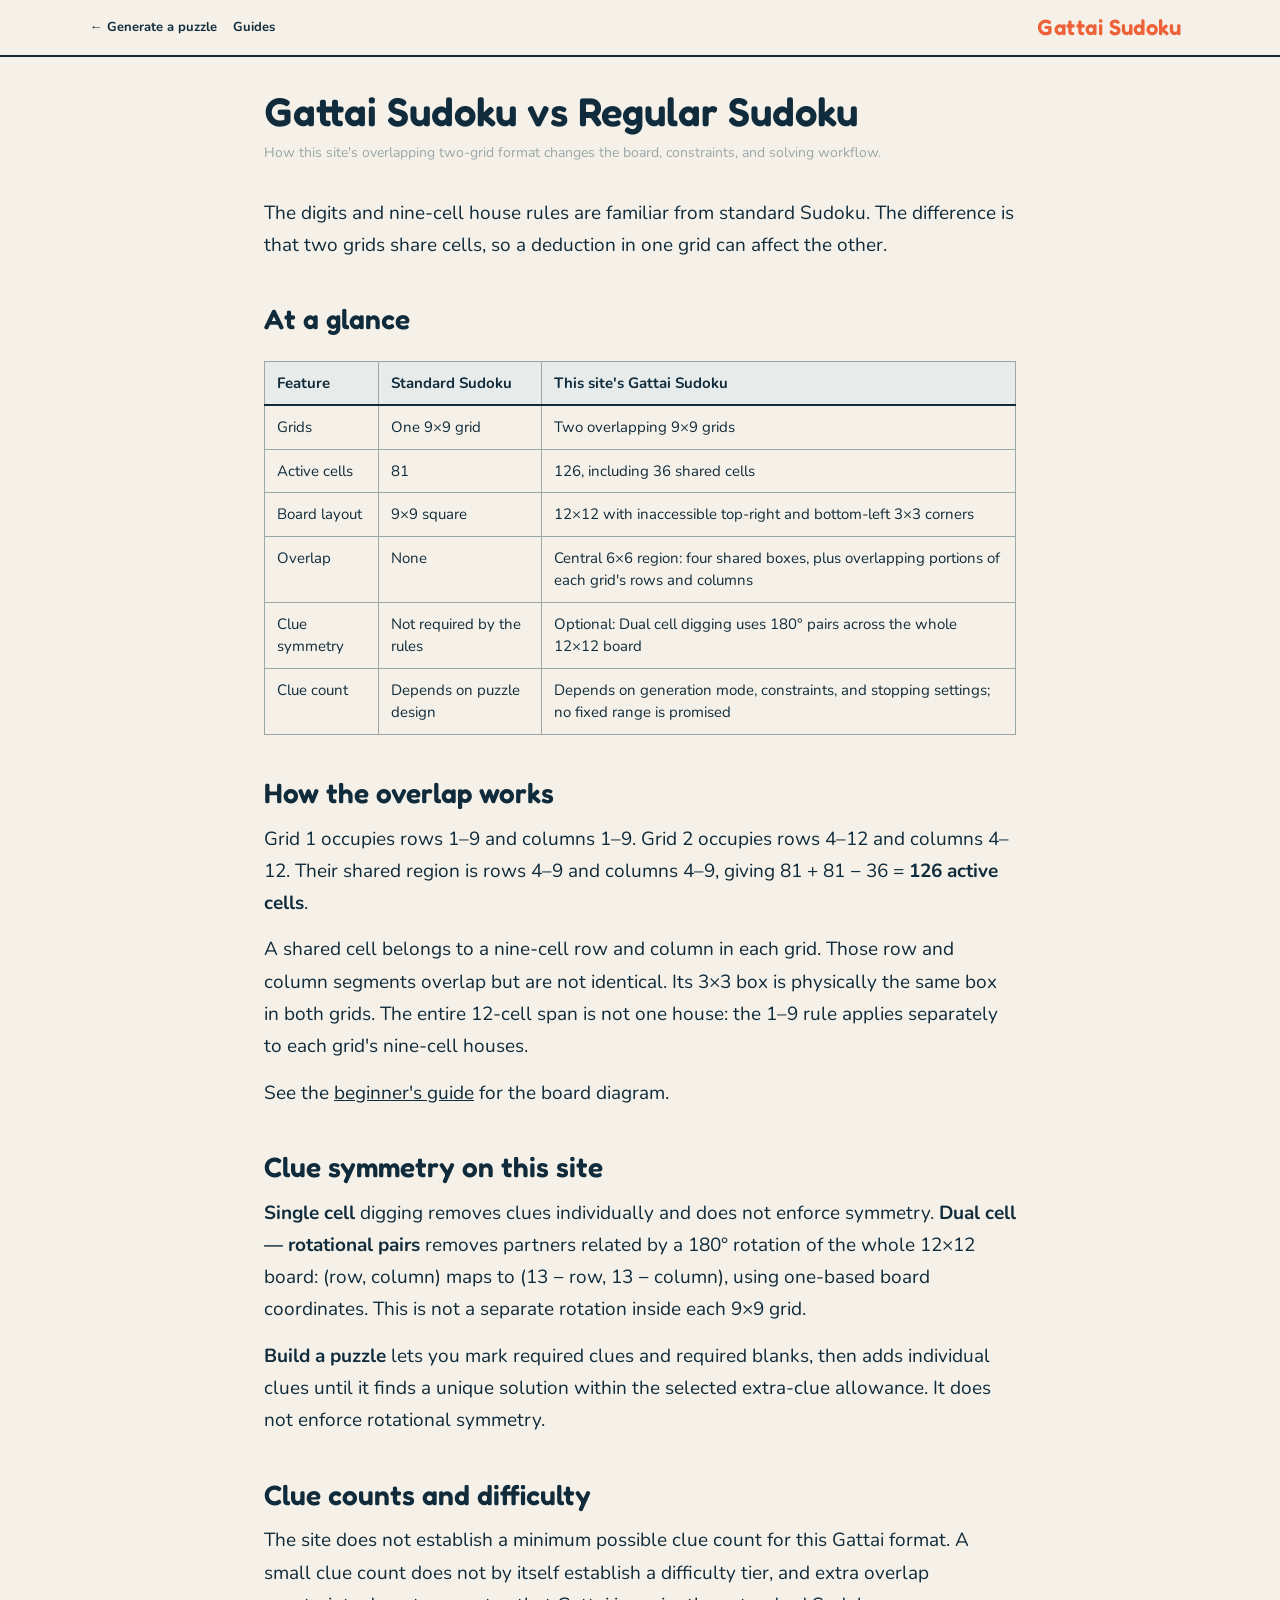
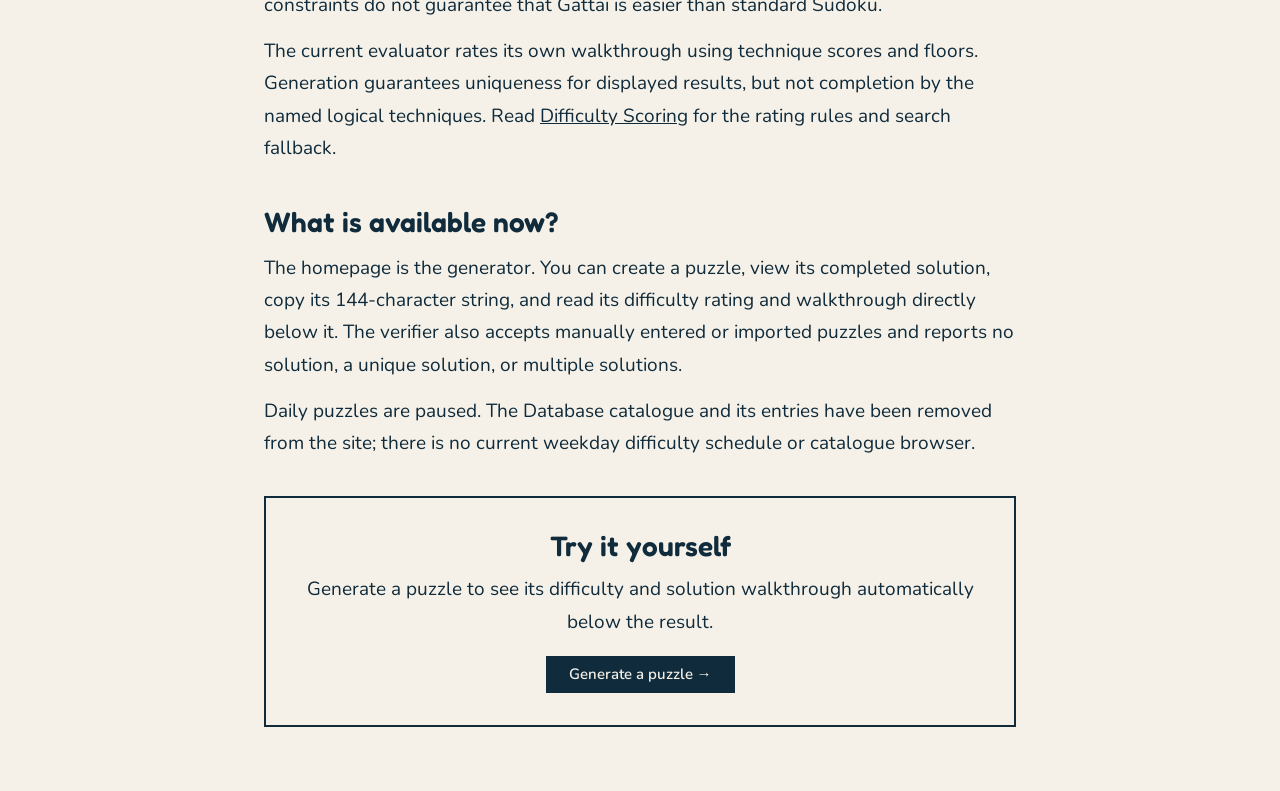
<file: guides/gattai-vs-regular-sudoku.html>
<!doctype html>
<html lang="en">
<head>
  <meta charset="utf-8" />
  <meta name="viewport" content="width=device-width, initial-scale=1" />
  <title>Gattai Sudoku vs Regular Sudoku: What's the Difference? · Gattai Sudoku</title>
  <meta name="description" content="Compare the current Gattai board, overlap rules, optional rotational symmetry, generation modes, and difficulty evaluation with standard Sudoku." />
  <meta property="og:title" content="Gattai Sudoku vs Regular Sudoku: What's the Difference?" />
  <meta property="og:description" content="Compare the current Gattai board, overlap rules, optional rotational symmetry, generation modes, and difficulty evaluation with standard Sudoku." />
  <meta property="og:type" content="article" />
  <meta property="og:url" content="https://nahiphog.github.io/GattaiSudoku/guides/gattai-vs-regular-sudoku.html" />
  <meta property="og:locale" content="en_US" />
  <link rel="canonical" href="https://nahiphog.github.io/GattaiSudoku/guides/gattai-vs-regular-sudoku.html" />
  <link rel="alternate" hreflang="en" href="https://nahiphog.github.io/GattaiSudoku/guides/gattai-vs-regular-sudoku.html" />
  <meta name="google-site-verification" content="_YOUR_VERIFICATION_STRING_" />
  <script async src="https://www.googletagmanager.com/gtag/js?id=G-XXXXXXXXXX"></script>
  <script>window.dataLayer=window.dataLayer||[];function gtag(){dataLayer.push(arguments)};gtag('js',new Date());gtag('config','G-XXXXXXXXXX');</script>
  <link rel="stylesheet" href="../style.css" />
  <link rel="icon" href="data:image/svg+xml,%3Csvg xmlns='http://www.w3.org/2000/svg' viewBox='0 0 120 120'%3E%3Cpath fill='%23ed6239' d='M30 30h60v60H30z'/%3E%3Cpath fill='none' stroke='%23ed6239' stroke-width='6' d='M10 0v90M20 0v90M30 0v120M40 0v120M50 0v120M60 0v120M70 0v120M80 0v120M90 0v120M100 30v90M110 30v90M0 10h90M0 20h90M0 30h120M0 40h120M0 50h120M0 60h120M0 70h120M0 80h120M0 90h120M30 100h90M30 110h90'/%3E%3C/svg%3E" />
  <style>
    .guide-page{max-width:800px;margin:0 auto;padding:32px 24px 64px}
    .guide-page h1{font:600 40px/1.1 'Fredoka',sans-serif;margin:0 0 8px}
    .guide-page .byline{color:var(--thin);font-size:14px;margin:0 0 32px}
    .guide-page h2{font:600 28px/1.2 'Fredoka',sans-serif;margin:42px 0 12px}
    .guide-page h3{font:600 20px/1.2 'Fredoka',sans-serif;margin:28px 0 8px;color:var(--red)}
    .guide-page p,.guide-page li{line-height:1.7;margin:0 0 14px}
    .guide-page ul,.guide-page ol{padding-left:24px;margin:0 0 18px}
    .guide-page li{margin:0 0 6px}
    .guide-page table{width:100%;border-collapse:collapse;margin:24px 0;font-size:15px}
    .guide-page th,.guide-page td{padding:10px 12px;border:1px solid var(--thin);text-align:left;vertical-align:top}
    .guide-page thead th{background:var(--muted);font-weight:700;border-bottom:2px solid var(--ink)}
    .guide-page .callout{padding:16px 20px;border-left:4px solid var(--red);background:var(--muted);margin:24px 0;font-size:15px}
    .guide-page .callout strong{color:var(--red)}
    .guide-page .cta-box{text-align:center;padding:32px;border:2px solid var(--ink);margin:36px 0 0;background:var(--surface)}
    .guide-page .cta-box h2{margin:0 0 10px}
    .guide-page .cta-box p{margin:0 0 18px}
    .guide-page .cta-button{display:inline-block;border:1px solid var(--ink);background:var(--ink);color:var(--surface);padding:10px 22px;font:600 15px/1 'Nunito',sans-serif;text-decoration:none}
    .guide-page .cta-button:hover{background:var(--red);border-color:var(--red)}
    .guide-nav{display:flex;align-items:center;gap:16px;padding:16px clamp(20px,7vw,100px);border-bottom:2px solid var(--ink)}
    .guide-nav a{font-size:13px;font-weight:700;color:var(--ink);text-decoration:none}
    .guide-nav a:hover{text-decoration:underline}
    .guide-nav .brand{font:600 22px/1 'Fredoka',sans-serif;color:var(--red);margin-left:auto}
    @media(max-width:600px){
      .guide-page h1{font-size:30px}
      .guide-page h2{font-size:24px}
      .guide-page table{font-size:13px}
      .guide-page th,.guide-page td{padding:7px 8px}
    }
  </style>
</head>
<body>
  <nav class="guide-nav">
    <a href="../">← Generate a puzzle</a>
    <a href="../guides/what-is-gattai-sudoku.html">Guides</a>
    <span class="brand">Gattai Sudoku</span>
  </nav>
  <main class="guide-page">
    <h1>Gattai Sudoku vs Regular Sudoku</h1>
    <p class="byline">How this site's overlapping two-grid format changes the board, constraints, and solving workflow.</p>
    <p>The digits and nine-cell house rules are familiar from standard Sudoku. The difference is that two grids share cells, so a deduction in one grid can affect the other.</p>
    <h2>At a glance</h2>
    <table><thead><tr><th>Feature</th><th>Standard Sudoku</th><th>This site's Gattai Sudoku</th></tr></thead><tbody>
      <tr><td>Grids</td><td>One 9×9 grid</td><td>Two overlapping 9×9 grids</td></tr>
      <tr><td>Active cells</td><td>81</td><td>126, including 36 shared cells</td></tr>
      <tr><td>Board layout</td><td>9×9 square</td><td>12×12 with inaccessible top-right and bottom-left 3×3 corners</td></tr>
      <tr><td>Overlap</td><td>None</td><td>Central 6×6 region: four shared boxes, plus overlapping portions of each grid's rows and columns</td></tr>
      <tr><td>Clue symmetry</td><td>Not required by the rules</td><td>Optional: Dual cell digging uses 180° pairs across the whole 12×12 board</td></tr>
      <tr><td>Clue count</td><td>Depends on puzzle design</td><td>Depends on generation mode, constraints, and stopping settings; no fixed range is promised</td></tr>
    </tbody></table>
    <h2>How the overlap works</h2>
    <p>Grid 1 occupies rows 1–9 and columns 1–9. Grid 2 occupies rows 4–12 and columns 4–12. Their shared region is rows 4–9 and columns 4–9, giving 81 + 81 − 36 = <strong>126 active cells</strong>.</p>
    <p>A shared cell belongs to a nine-cell row and column in each grid. Those row and column segments overlap but are not identical. Its 3×3 box is physically the same box in both grids. The entire 12-cell span is not one house: the 1–9 rule applies separately to each grid's nine-cell houses.</p>
    <p>See the <a href="./what-is-gattai-sudoku.html">beginner's guide</a> for the board diagram.</p>
    <h2>Clue symmetry on this site</h2>
    <p><strong>Single cell</strong> digging removes clues individually and does not enforce symmetry. <strong>Dual cell — rotational pairs</strong> removes partners related by a 180° rotation of the whole 12×12 board: (row, column) maps to (13 − row, 13 − column), using one-based board coordinates. This is not a separate rotation inside each 9×9 grid.</p>
    <p><strong>Build a puzzle</strong> lets you mark required clues and required blanks, then adds individual clues until it finds a unique solution within the selected extra-clue allowance. It does not enforce rotational symmetry.</p>
    <h2>Clue counts and difficulty</h2>
    <p>The site does not establish a minimum possible clue count for this Gattai format. A small clue count does not by itself establish a difficulty tier, and extra overlap constraints do not guarantee that Gattai is easier than standard Sudoku.</p>
    <p>The current evaluator rates its own walkthrough using technique scores and floors. Generation guarantees uniqueness for displayed results, but not completion by the named logical techniques. Read <a href="./difficulty-scoring.html">Difficulty Scoring</a> for the rating rules and search fallback.</p>
    <h2>What is available now?</h2>
    <p>The homepage is the generator. You can create a puzzle, view its completed solution, copy its 144-character string, and read its difficulty rating and walkthrough directly below it. The verifier also accepts manually entered or imported puzzles and reports no solution, a unique solution, or multiple solutions.</p>
    <p>Daily puzzles are paused. The Database catalogue and its entries have been removed from the site; there is no current weekday difficulty schedule or catalogue browser.</p>
    <div class="cta-box"><h2>Try it yourself</h2><p>Generate a puzzle to see its difficulty and solution walkthrough automatically below the result.</p><a class="cta-button" href="../">Generate a puzzle →</a></div>
  </main>
</body>
</html>
</file>
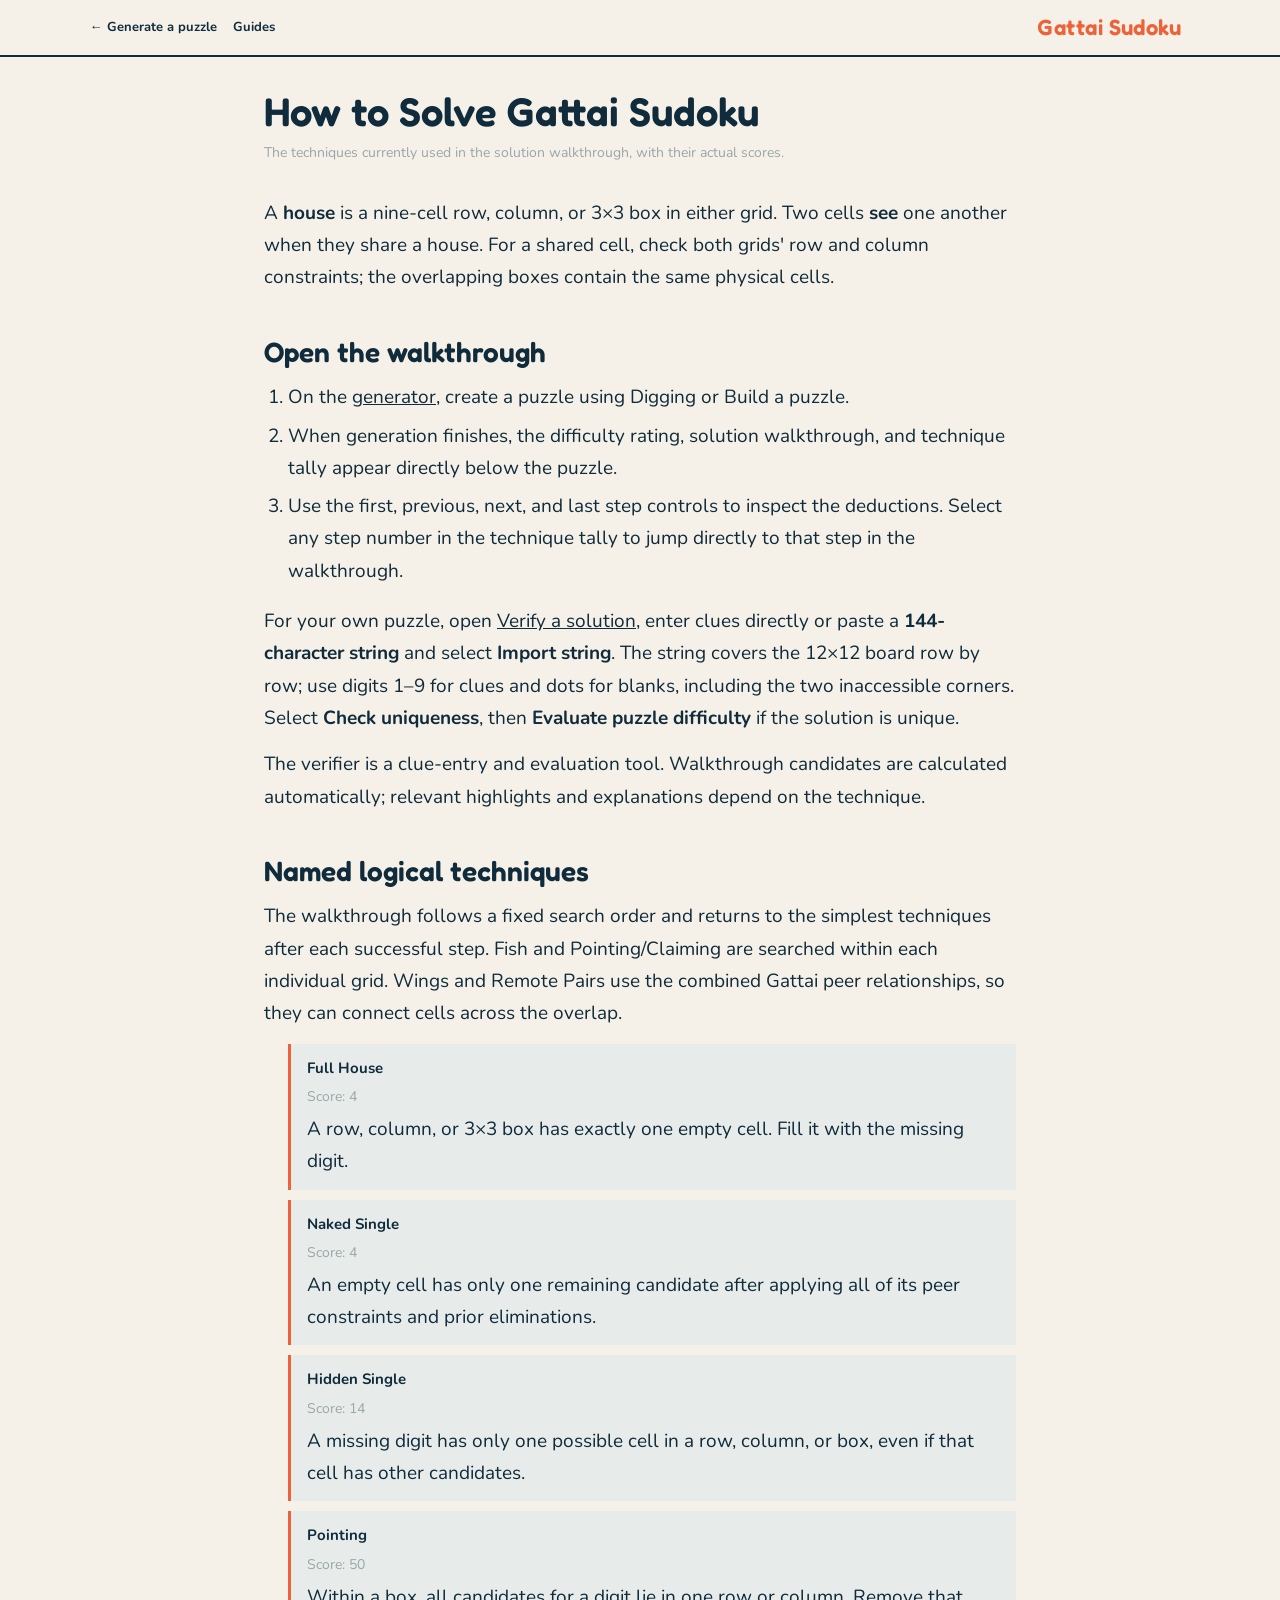
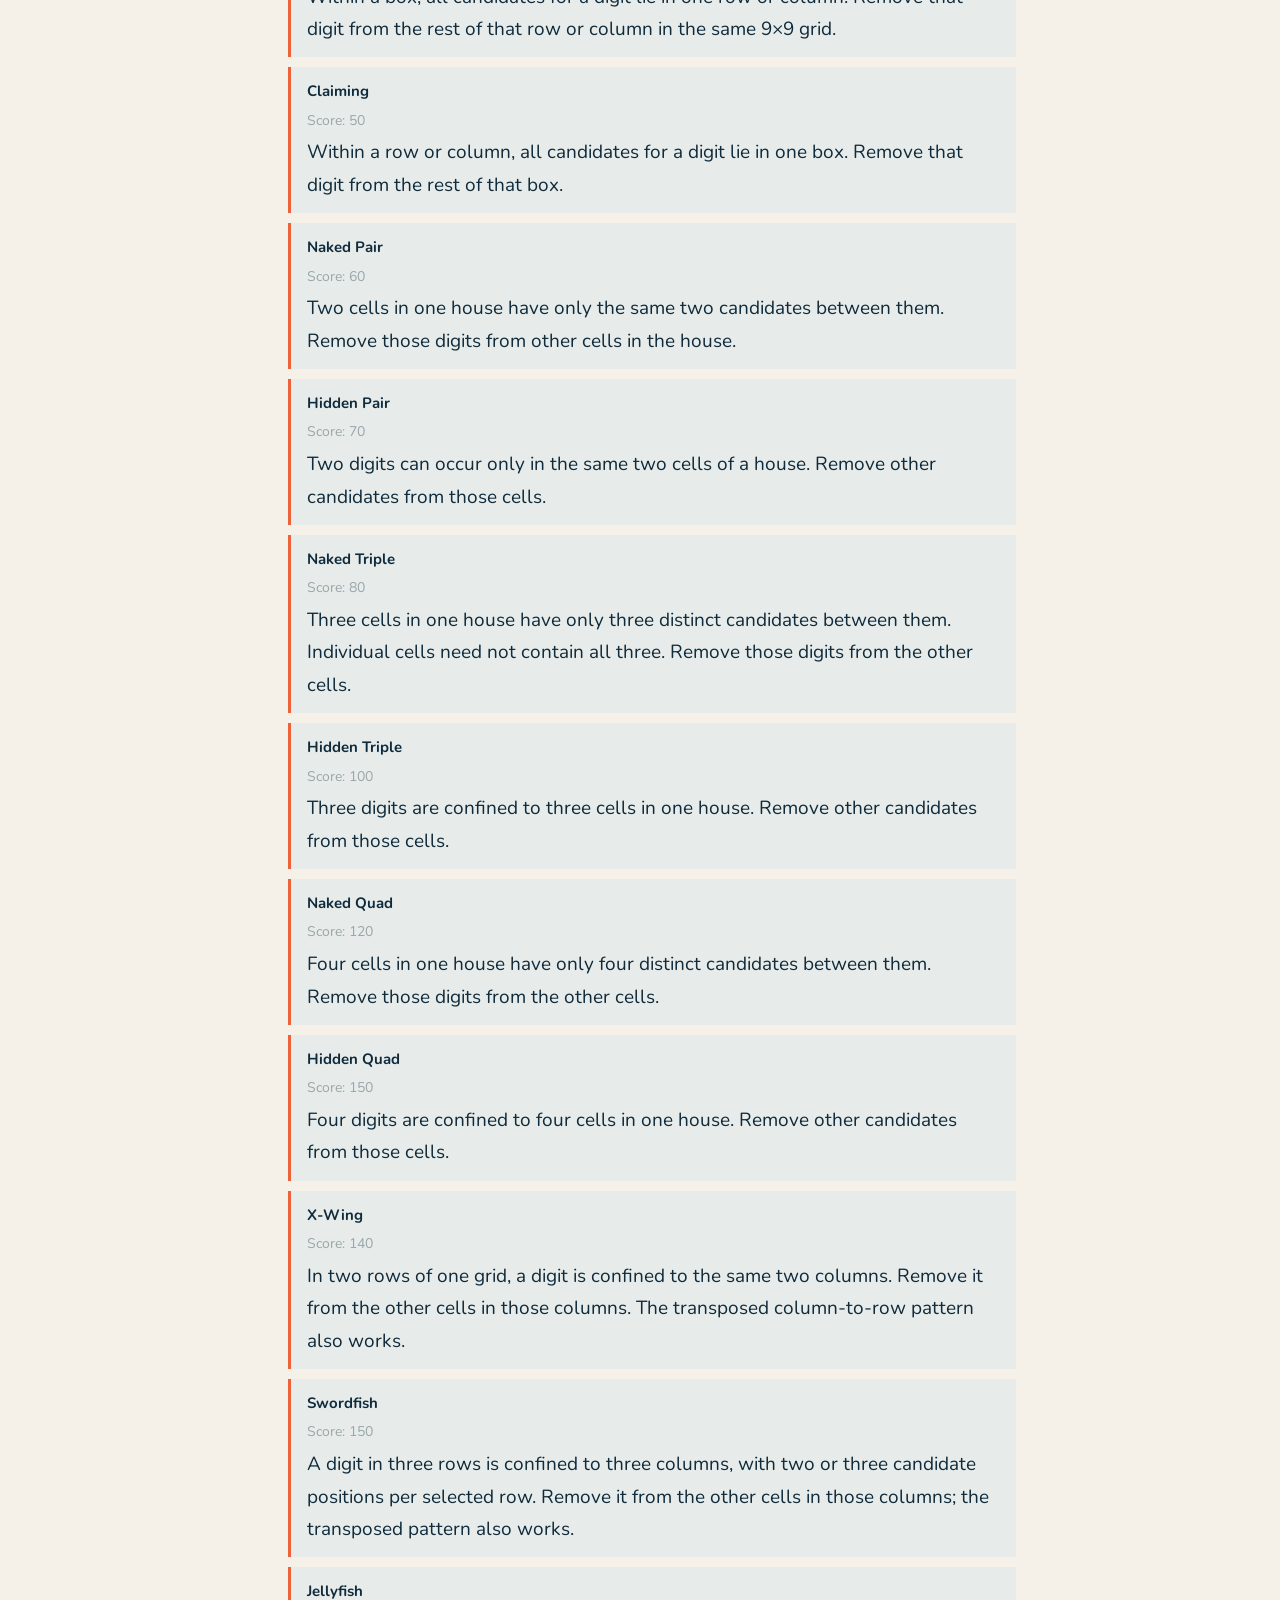
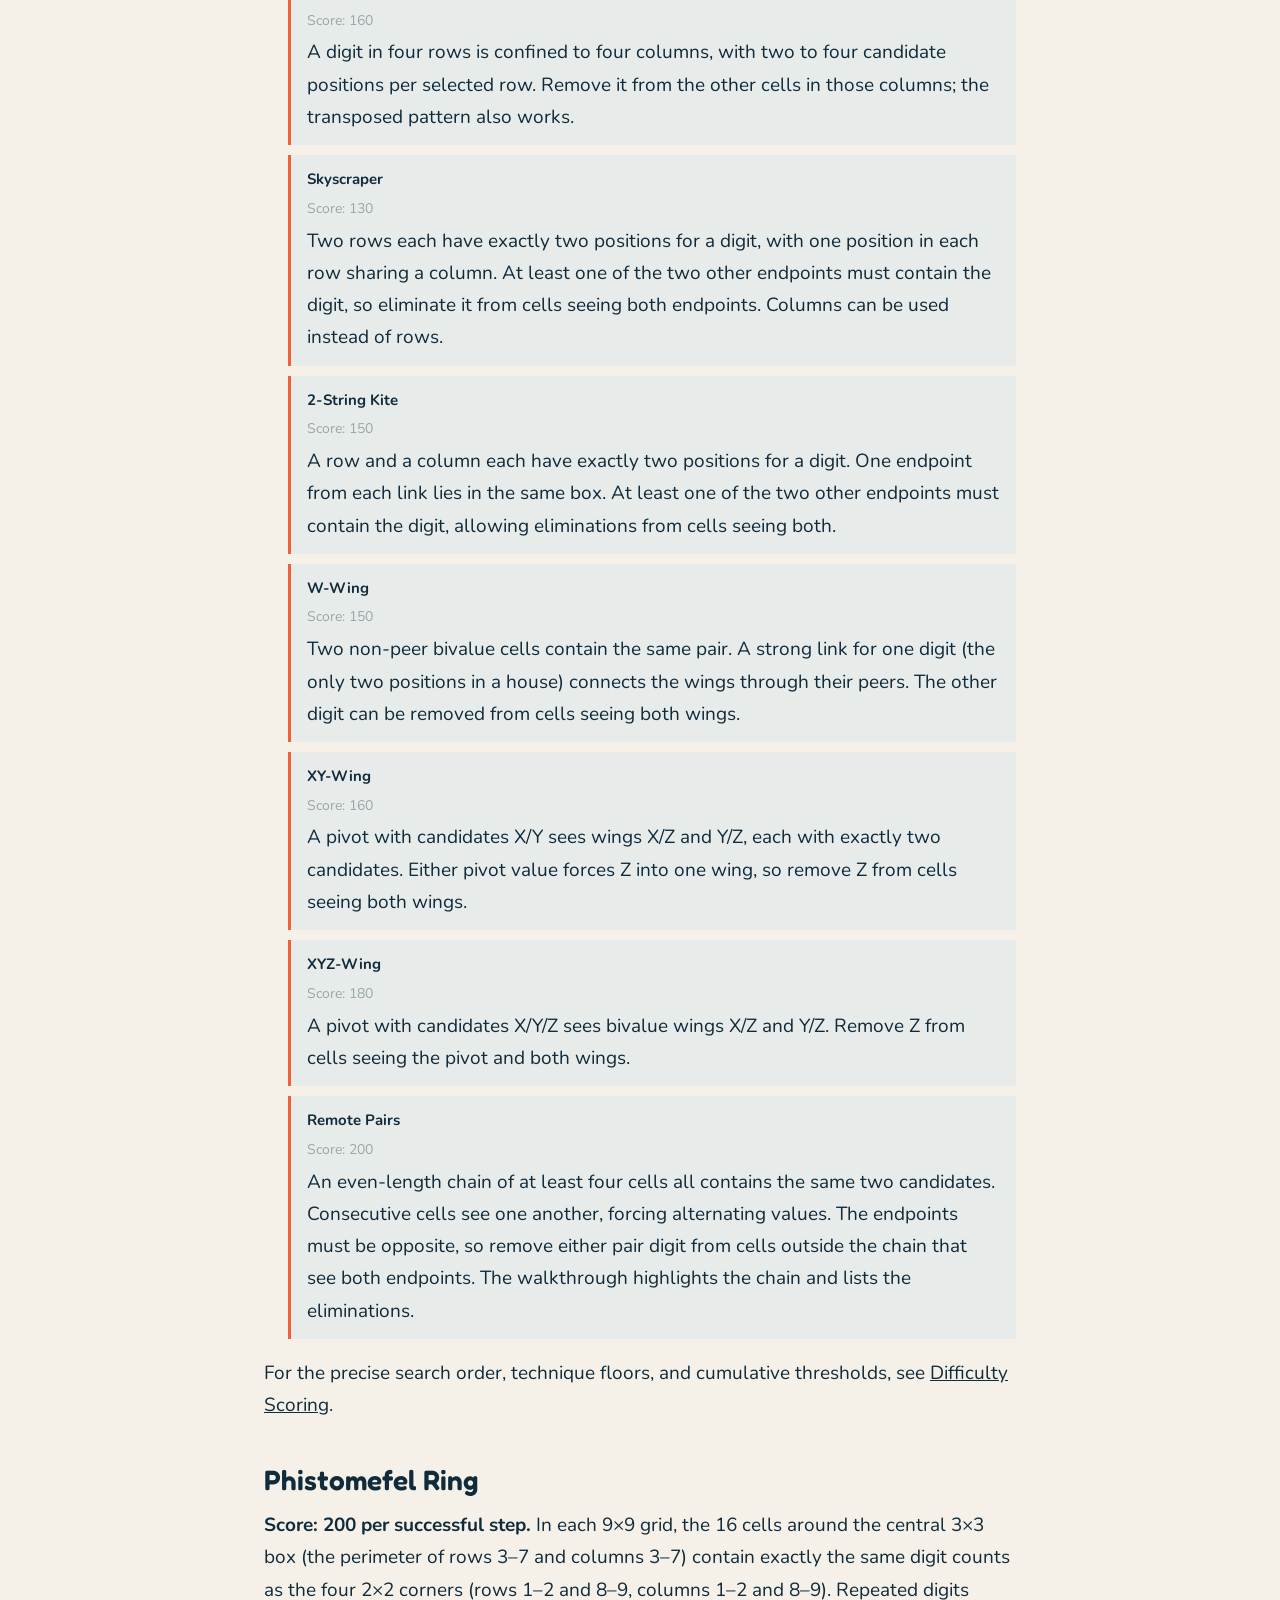
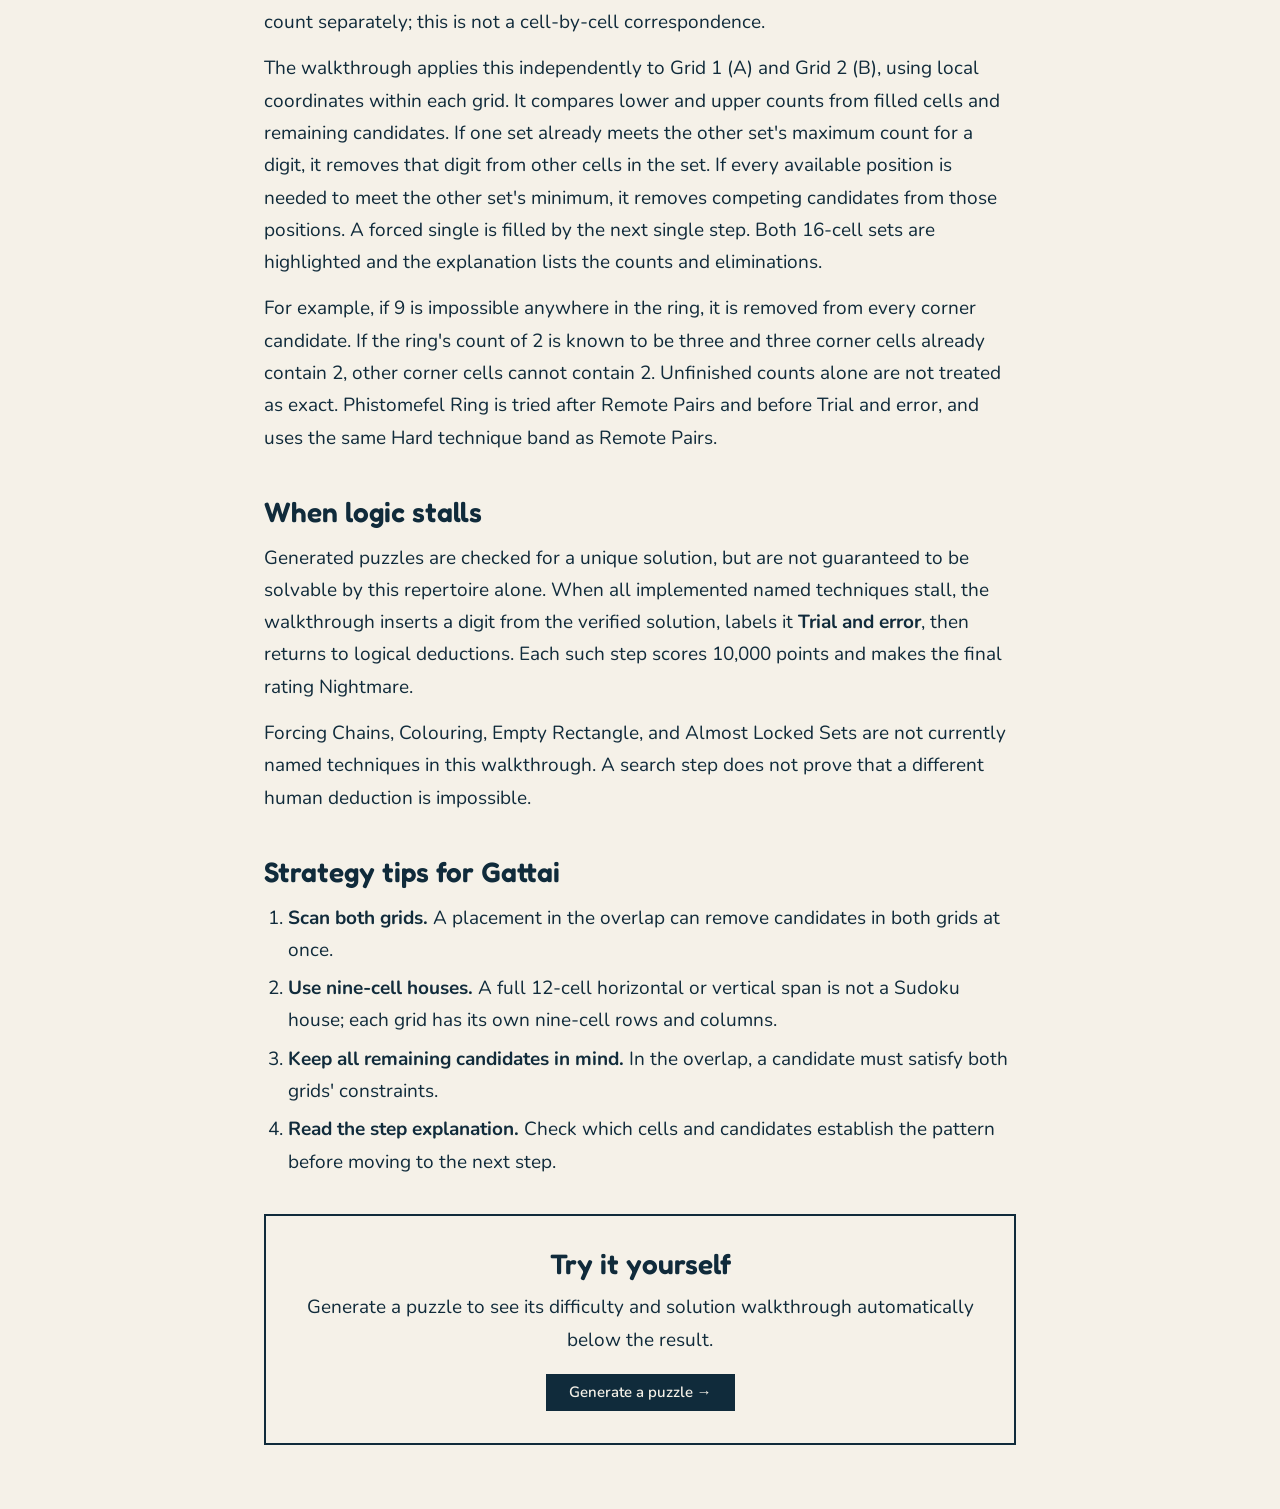
<file: guides/solving-techniques.html>
<!doctype html>
<html lang="en">
<head>
  <meta charset="utf-8" />
  <meta name="viewport" content="width=device-width, initial-scale=1" />
  <title>How to Solve Gattai Sudoku: Techniques &amp; Strategy Guide · Gattai Sudoku</title>
  <meta name="description" content="Learn the current Gattai walkthrough techniques, including Remote Pairs, their scores, and how to evaluate a generated or imported puzzle." />
  <meta property="og:title" content="How to Solve Gattai Sudoku: Techniques &amp; Strategy Guide" />
  <meta property="og:description" content="Learn the current Gattai walkthrough techniques, including Remote Pairs, their scores, and how to evaluate a generated or imported puzzle." />
  <meta property="og:type" content="article" />
  <meta property="og:url" content="https://nahiphog.github.io/GattaiSudoku/guides/solving-techniques.html" />
  <meta property="og:locale" content="en_US" />
  <link rel="canonical" href="https://nahiphog.github.io/GattaiSudoku/guides/solving-techniques.html" />
  <link rel="alternate" hreflang="en" href="https://nahiphog.github.io/GattaiSudoku/guides/solving-techniques.html" />
  <meta name="google-site-verification" content="_YOUR_VERIFICATION_STRING_" />
  <script async src="https://www.googletagmanager.com/gtag/js?id=G-XXXXXXXXXX"></script>
  <script>window.dataLayer=window.dataLayer||[];function gtag(){dataLayer.push(arguments)};gtag('js',new Date());gtag('config','G-XXXXXXXXXX');</script>
  <link rel="stylesheet" href="../style.css" />
  <link rel="icon" href="data:image/svg+xml,%3Csvg xmlns='http://www.w3.org/2000/svg' viewBox='0 0 120 120'%3E%3Cpath fill='%23ed6239' d='M30 30h60v60H30z'/%3E%3Cpath fill='none' stroke='%23ed6239' stroke-width='6' d='M10 0v90M20 0v90M30 0v120M40 0v120M50 0v120M60 0v120M70 0v120M80 0v120M90 0v120M100 30v90M110 30v90M0 10h90M0 20h90M0 30h120M0 40h120M0 50h120M0 60h120M0 70h120M0 80h120M0 90h120M30 100h90M30 110h90'/%3E%3C/svg%3E" />
  <style>
    .guide-page{max-width:800px;margin:0 auto;padding:32px 24px 64px}
    .guide-page h1{font:600 40px/1.1 'Fredoka',sans-serif;margin:0 0 8px}
    .guide-page .byline{color:var(--thin);font-size:14px;margin:0 0 32px}
    .guide-page h2{font:600 28px/1.2 'Fredoka',sans-serif;margin:42px 0 12px}
    .guide-page h3{font:600 20px/1.2 'Fredoka',sans-serif;margin:28px 0 8px;color:var(--red)}
    .guide-page p,.guide-page li{line-height:1.7;margin:0 0 14px}
    .guide-page ul,.guide-page ol{padding-left:24px;margin:0 0 18px}
    .guide-page li{margin:0 0 6px}
    .guide-page .callout{padding:16px 20px;border-left:4px solid var(--red);background:var(--muted);margin:24px 0;font-size:15px}
    .guide-page .callout strong{color:var(--red)}
    .guide-page .cta-box{text-align:center;padding:32px;border:2px solid var(--ink);margin:36px 0 0;background:var(--surface)}
    .guide-page .cta-box h2{margin:0 0 10px}
    .guide-page .cta-box p{margin:0 0 18px}
    .guide-page .cta-button{display:inline-block;border:1px solid var(--ink);background:var(--ink);color:var(--surface);padding:10px 22px;font:600 15px/1 'Nunito',sans-serif;text-decoration:none}
    .guide-page .cta-button:hover{background:var(--red);border-color:var(--red)}
    .guide-nav{display:flex;align-items:center;gap:16px;padding:16px clamp(20px,7vw,100px);border-bottom:2px solid var(--ink)}
    .guide-nav a{font-size:13px;font-weight:700;color:var(--ink);text-decoration:none}
    .guide-nav a:hover{text-decoration:underline}
    .guide-nav .brand{font:600 22px/1 'Fredoka',sans-serif;color:var(--red);margin-left:auto}
    .technique-list{margin:0;padding:0;list-style:none}
    .technique-list li{padding:12px 16px;border-left:3px solid var(--red);background:var(--muted);margin:0 0 10px}
    .technique-list li strong{display:block;font-size:15px;margin:0 0 4px}
    .technique-list li span{font-size:14px;color:var(--thin);display:block;margin:0 0 4px}
    @media(max-width:600px){
      .guide-page h1{font-size:30px}
      .guide-page h2{font-size:24px}
    }
  </style>
</head>
<body>
  <nav class="guide-nav">
    <a href="../">← Generate a puzzle</a>
    <a href="../guides/what-is-gattai-sudoku.html">Guides</a>
    <span class="brand">Gattai Sudoku</span>
  </nav>
  <main class="guide-page">
    <h1>How to Solve Gattai Sudoku</h1>
    <p class="byline">The techniques currently used in the solution walkthrough, with their actual scores.</p>
    <p>A <strong>house</strong> is a nine-cell row, column, or 3×3 box in either grid. Two cells <strong>see</strong> one another when they share a house. For a shared cell, check both grids' row and column constraints; the overlapping boxes contain the same physical cells.</p>
    <h2>Open the walkthrough</h2>
    <ol>
      <li>On the <a href="../">generator</a>, create a puzzle using Digging or Build a puzzle.</li>
      <li>When generation finishes, the difficulty rating, solution walkthrough, and technique tally appear directly below the puzzle.</li>
      <li>Use the first, previous, next, and last step controls to inspect the deductions. Select any step number in the technique tally to jump directly to that step in the walkthrough.</li>
    </ol>
    <p>For your own puzzle, open <a href="../verify.html">Verify a solution</a>, enter clues directly or paste a <strong>144-character string</strong> and select <strong>Import string</strong>. The string covers the 12×12 board row by row; use digits 1–9 for clues and dots for blanks, including the two inaccessible corners. Select <strong>Check uniqueness</strong>, then <strong>Evaluate puzzle difficulty</strong> if the solution is unique.</p>
    <p>The verifier is a clue-entry and evaluation tool. Walkthrough candidates are calculated automatically; relevant highlights and explanations depend on the technique.</p>
    <h2>Named logical techniques</h2>
    <p>The walkthrough follows a fixed search order and returns to the simplest techniques after each successful step. Fish and Pointing/Claiming are searched within each individual grid. Wings and Remote Pairs use the combined Gattai peer relationships, so they can connect cells across the overlap.</p>
    <ul class="technique-list">
      <li><strong>Full House</strong><span>Score: 4</span>A row, column, or 3×3 box has exactly one empty cell. Fill it with the missing digit.</li>
      <li><strong>Naked Single</strong><span>Score: 4</span>An empty cell has only one remaining candidate after applying all of its peer constraints and prior eliminations.</li>
      <li><strong>Hidden Single</strong><span>Score: 14</span>A missing digit has only one possible cell in a row, column, or box, even if that cell has other candidates.</li>
      <li><strong>Pointing</strong><span>Score: 50</span>Within a box, all candidates for a digit lie in one row or column. Remove that digit from the rest of that row or column in the same 9×9 grid.</li>
      <li><strong>Claiming</strong><span>Score: 50</span>Within a row or column, all candidates for a digit lie in one box. Remove that digit from the rest of that box.</li>
      <li><strong>Naked Pair</strong><span>Score: 60</span>Two cells in one house have only the same two candidates between them. Remove those digits from other cells in the house.</li>
      <li><strong>Hidden Pair</strong><span>Score: 70</span>Two digits can occur only in the same two cells of a house. Remove other candidates from those cells.</li>
      <li><strong>Naked Triple</strong><span>Score: 80</span>Three cells in one house have only three distinct candidates between them. Individual cells need not contain all three. Remove those digits from the other cells.</li>
      <li><strong>Hidden Triple</strong><span>Score: 100</span>Three digits are confined to three cells in one house. Remove other candidates from those cells.</li>
      <li><strong>Naked Quad</strong><span>Score: 120</span>Four cells in one house have only four distinct candidates between them. Remove those digits from the other cells.</li>
      <li><strong>Hidden Quad</strong><span>Score: 150</span>Four digits are confined to four cells in one house. Remove other candidates from those cells.</li>
      <li><strong>X-Wing</strong><span>Score: 140</span>In two rows of one grid, a digit is confined to the same two columns. Remove it from the other cells in those columns. The transposed column-to-row pattern also works.</li>
      <li><strong>Swordfish</strong><span>Score: 150</span>A digit in three rows is confined to three columns, with two or three candidate positions per selected row. Remove it from the other cells in those columns; the transposed pattern also works.</li>
      <li><strong>Jellyfish</strong><span>Score: 160</span>A digit in four rows is confined to four columns, with two to four candidate positions per selected row. Remove it from the other cells in those columns; the transposed pattern also works.</li>
      <li><strong>Skyscraper</strong><span>Score: 130</span>Two rows each have exactly two positions for a digit, with one position in each row sharing a column. At least one of the two other endpoints must contain the digit, so eliminate it from cells seeing both endpoints. Columns can be used instead of rows.</li>
      <li><strong>2-String Kite</strong><span>Score: 150</span>A row and a column each have exactly two positions for a digit. One endpoint from each link lies in the same box. At least one of the two other endpoints must contain the digit, allowing eliminations from cells seeing both.</li>
      <li><strong>W-Wing</strong><span>Score: 150</span>Two non-peer bivalue cells contain the same pair. A strong link for one digit (the only two positions in a house) connects the wings through their peers. The other digit can be removed from cells seeing both wings.</li>
      <li><strong>XY-Wing</strong><span>Score: 160</span>A pivot with candidates X/Y sees wings X/Z and Y/Z, each with exactly two candidates. Either pivot value forces Z into one wing, so remove Z from cells seeing both wings.</li>
      <li><strong>XYZ-Wing</strong><span>Score: 180</span>A pivot with candidates X/Y/Z sees bivalue wings X/Z and Y/Z. Remove Z from cells seeing the pivot and both wings.</li>
      <li><strong>Remote Pairs</strong><span>Score: 200</span>An even-length chain of at least four cells all contains the same two candidates. Consecutive cells see one another, forcing alternating values. The endpoints must be opposite, so remove either pair digit from cells outside the chain that see both endpoints. The walkthrough highlights the chain and lists the eliminations.</li>
    </ul>
    <p>For the precise search order, technique floors, and cumulative thresholds, see <a href="./difficulty-scoring.html">Difficulty Scoring</a>.</p>
    <h2>Phistomefel Ring</h2>
    <p><strong>Score: 200 per successful step.</strong> In each 9×9 grid, the 16 cells around the central 3×3 box (the perimeter of rows 3–7 and columns 3–7) contain exactly the same digit counts as the four 2×2 corners (rows 1–2 and 8–9, columns 1–2 and 8–9). Repeated digits count separately; this is not a cell-by-cell correspondence.</p>
    <p>The walkthrough applies this independently to Grid 1 (A) and Grid 2 (B), using local coordinates within each grid. It compares lower and upper counts from filled cells and remaining candidates. If one set already meets the other set's maximum count for a digit, it removes that digit from other cells in the set. If every available position is needed to meet the other set's minimum, it removes competing candidates from those positions. A forced single is filled by the next single step. Both 16-cell sets are highlighted and the explanation lists the counts and eliminations.</p>
    <p>For example, if 9 is impossible anywhere in the ring, it is removed from every corner candidate. If the ring's count of 2 is known to be three and three corner cells already contain 2, other corner cells cannot contain 2. Unfinished counts alone are not treated as exact. Phistomefel Ring is tried after Remote Pairs and before Trial and error, and uses the same Hard technique band as Remote Pairs.</p>
    <h2>When logic stalls</h2>
    <p>Generated puzzles are checked for a unique solution, but are not guaranteed to be solvable by this repertoire alone. When all implemented named techniques stall, the walkthrough inserts a digit from the verified solution, labels it <strong>Trial and error</strong>, then returns to logical deductions. Each such step scores 10,000 points and makes the final rating Nightmare.</p>
    <p>Forcing Chains, Colouring, Empty Rectangle, and Almost Locked Sets are not currently named techniques in this walkthrough. A search step does not prove that a different human deduction is impossible.</p>
    <h2>Strategy tips for Gattai</h2>
    <ol>
      <li><strong>Scan both grids.</strong> A placement in the overlap can remove candidates in both grids at once.</li>
      <li><strong>Use nine-cell houses.</strong> A full 12-cell horizontal or vertical span is not a Sudoku house; each grid has its own nine-cell rows and columns.</li>
      <li><strong>Keep all remaining candidates in mind.</strong> In the overlap, a candidate must satisfy both grids' constraints.</li>
      <li><strong>Read the step explanation.</strong> Check which cells and candidates establish the pattern before moving to the next step.</li>
    </ol>
    <div class="cta-box"><h2>Try it yourself</h2><p>Generate a puzzle to see its difficulty and solution walkthrough automatically below the result.</p><a class="cta-button" href="../">Generate a puzzle →</a></div>
  </main>
</body>
</html>
</file>
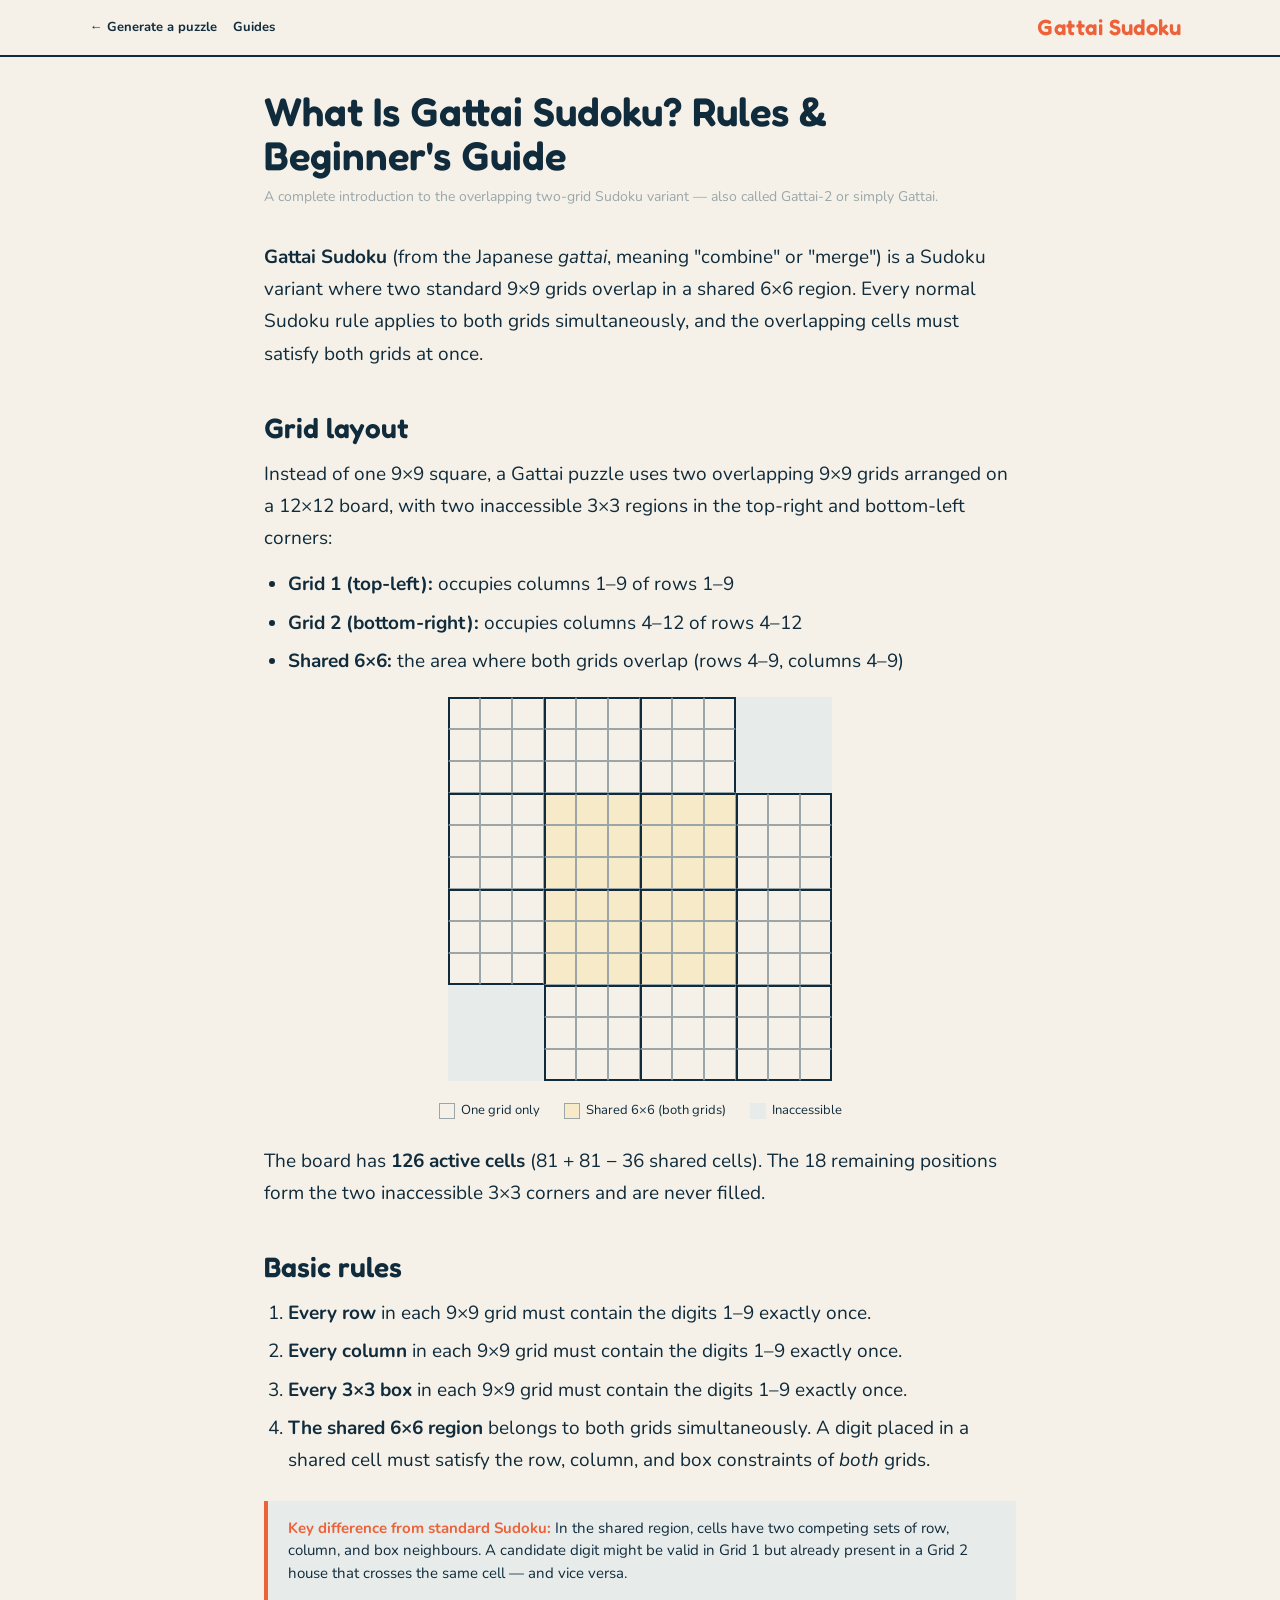
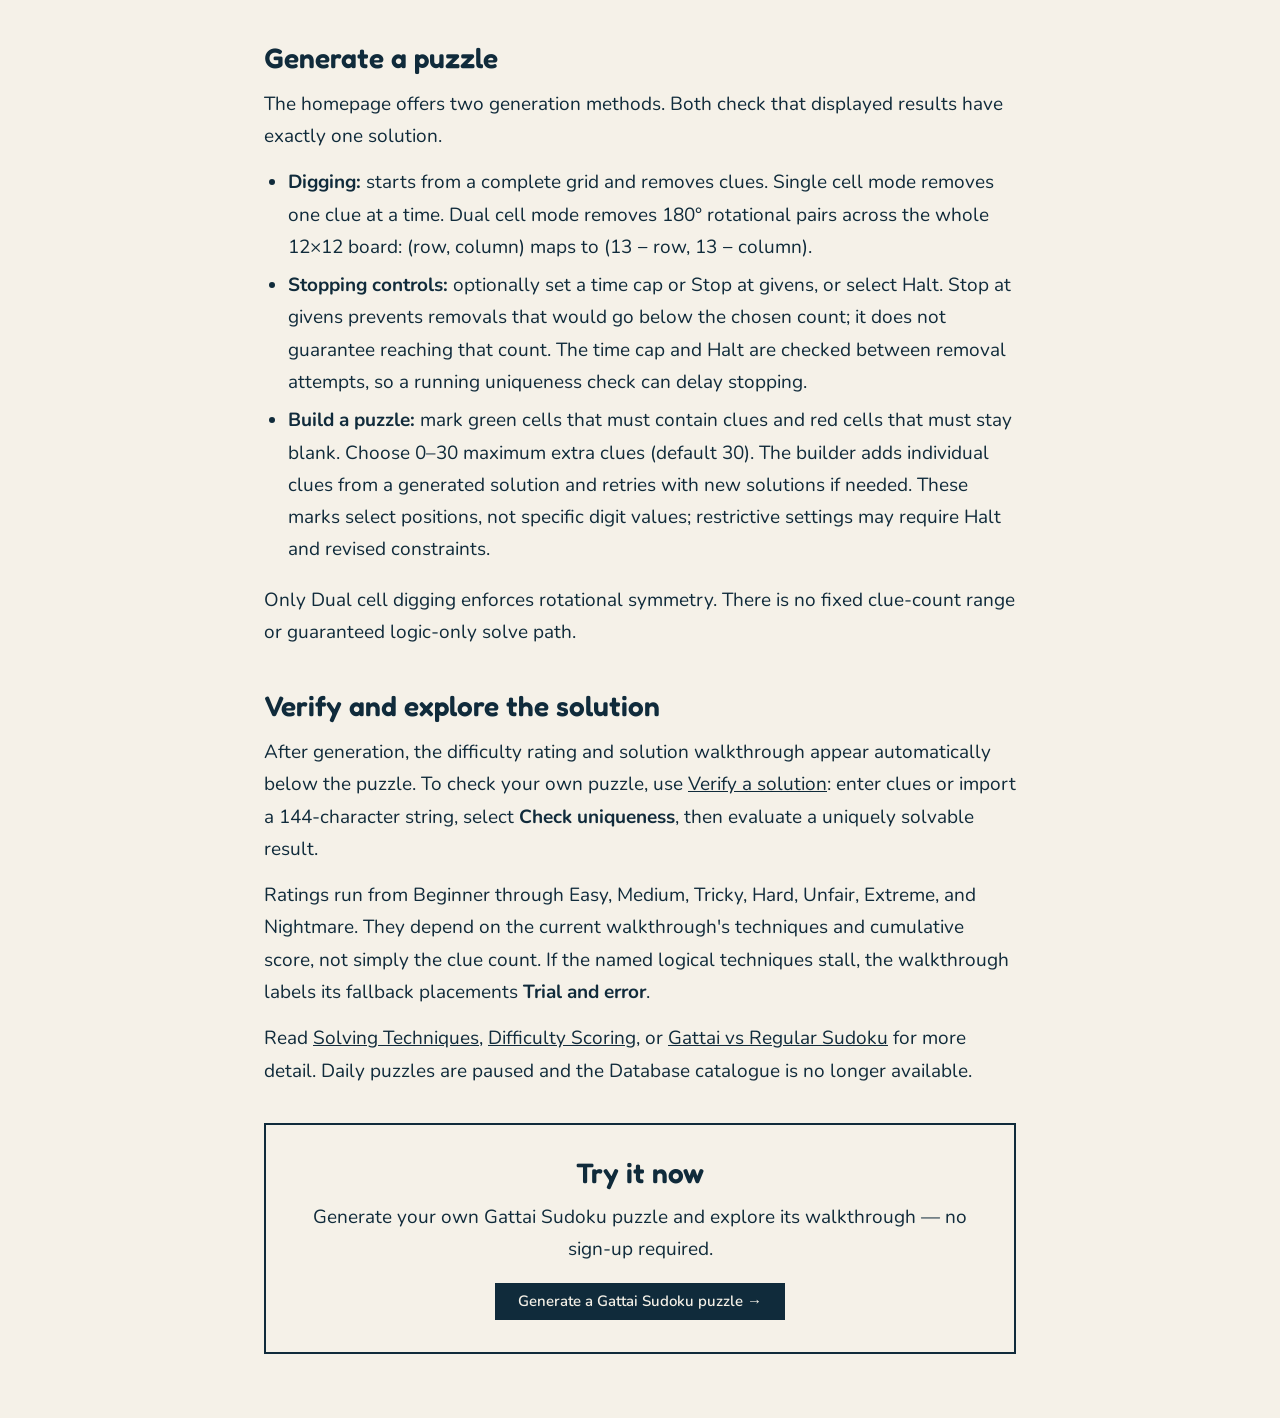
<file: guides/what-is-gattai-sudoku.html>
<!doctype html>
<html lang="en">
<head>
  <meta charset="utf-8" />
  <meta name="viewport" content="width=device-width, initial-scale=1" />
  <title>What Is Gattai Sudoku? Rules &amp; Beginner's Guide · Gattai Sudoku</title>
  <meta name="description" content="Learn the rules of Gattai Sudoku — the overlapping two-grid Sudoku variant. A beginner’s guide to the board layout, rules, generator, and solution walkthrough." />
  <meta property="og:title" content="What Is Gattai Sudoku? Rules &amp; Beginner's Guide" />
  <meta property="og:description" content="Learn the rules of Gattai Sudoku — the overlapping two-grid Sudoku variant. A beginner’s guide to the board layout, rules, generator, and solution walkthrough." />
  <meta property="og:type" content="article" />
  <meta property="og:url" content="https://nahiphog.github.io/GattaiSudoku/guides/what-is-gattai-sudoku.html" />
  <meta property="og:locale" content="en_US" />
  <link rel="canonical" href="https://nahiphog.github.io/GattaiSudoku/guides/what-is-gattai-sudoku.html" />
  <link rel="alternate" hreflang="en" href="https://nahiphog.github.io/GattaiSudoku/guides/what-is-gattai-sudoku.html" />
  <meta name="google-site-verification" content="_YOUR_VERIFICATION_STRING_" />
  <script async src="https://www.googletagmanager.com/gtag/js?id=G-XXXXXXXXXX"></script>
  <script>window.dataLayer=window.dataLayer||[];function gtag(){dataLayer.push(arguments)};gtag('js',new Date());gtag('config','G-XXXXXXXXXX');</script>
  <link rel="stylesheet" href="../style.css" />
  <link rel="icon" href="data:image/svg+xml,%3Csvg xmlns='http://www.w3.org/2000/svg' viewBox='0 0 120 120'%3E%3Cpath fill='%23ed6239' d='M30 30h60v60H30z'/%3E%3Cpath fill='none' stroke='%23ed6239' stroke-width='6' d='M10 0v90M20 0v90M30 0v120M40 0v120M50 0v120M60 0v120M70 0v120M80 0v120M90 0v120M100 30v90M110 30v90M0 10h90M0 20h90M0 30h120M0 40h120M0 50h120M0 60h120M0 70h120M0 80h120M0 90h120M30 100h90M30 110h90'/%3E%3C/svg%3E" />
  <style>
    .guide-page{max-width:800px;margin:0 auto;padding:32px 24px 64px}
    .guide-page h1{font:600 40px/1.1 'Fredoka',sans-serif;margin:0 0 8px}
    .guide-page .byline{color:var(--thin);font-size:14px;margin:0 0 32px}
    .guide-page h2{font:600 28px/1.2 'Fredoka',sans-serif;margin:42px 0 12px}
    .guide-page h3{font:600 20px/1.2 'Fredoka',sans-serif;margin:28px 0 8px;color:var(--red)}
    .guide-page p,.guide-page li{line-height:1.7;margin:0 0 14px}
    .guide-page ul,.guide-page ol{padding-left:24px;margin:0 0 18px}
    .guide-page li{margin:0 0 6px}
    .guide-page .callout{padding:16px 20px;border-left:4px solid var(--red);background:var(--muted);margin:24px 0;font-size:15px}
    .guide-page .callout strong{color:var(--red)}
    .guide-page .grid-diagram{display:grid;grid-template-columns:repeat(12,32px);grid-template-rows:repeat(12,32px);gap:0;margin:20px auto;width:fit-content}
    .guide-page .grid-diagram div{border:1px solid var(--thin);display:grid;place-items:center;font:600 13px/1 Arial,sans-serif;background:var(--paper)}
    .guide-page .grid-diagram .shared-cell{background:var(--shared)}
    .guide-page .grid-diagram .inaccessible{border:0;background:var(--muted)}
    .guide-page .grid-diagram .box-top{border-top:2px solid var(--ink)}
    .guide-page .grid-diagram .box-left{border-left:2px solid var(--ink)}
    .guide-page .grid-diagram .edge-right{border-right:2px solid var(--ink)}
    .guide-page .grid-diagram .edge-bottom{border-bottom:2px solid var(--ink)}
    .guide-page .grid-labels{display:flex;flex-wrap:wrap;gap:12px 24px;justify-content:center;margin:12px 0 24px;font-size:13px}
    .guide-page .grid-labels span{display:flex;align-items:center;gap:6px}
    .guide-page .grid-labels .swatch{width:16px;height:16px;border:1px solid var(--thin);display:inline-block}
    .guide-page .grid-labels .swatch.g1{background:var(--paper)}
    .guide-page .grid-labels .swatch.shared{background:var(--shared)}
    .guide-page .grid-labels .swatch.inaccessible{background:var(--muted);border:0}
    .guide-page .cta-box{text-align:center;padding:32px;border:2px solid var(--ink);margin:36px 0 0;background:var(--surface)}
    .guide-page .cta-box h2{margin:0 0 10px}
    .guide-page .cta-box p{margin:0 0 18px}
    .guide-page .cta-button{display:inline-block;border:1px solid var(--ink);background:var(--ink);color:var(--surface);padding:10px 22px;font:600 15px/1 'Nunito',sans-serif;text-decoration:none}
    .guide-page .cta-button:hover{background:var(--red);border-color:var(--red)}
    .guide-nav{display:flex;align-items:center;gap:16px;padding:16px clamp(20px,7vw,100px);border-bottom:2px solid var(--ink)}
    .guide-nav a{font-size:13px;font-weight:700;color:var(--ink);text-decoration:none}
    .guide-nav a:hover{text-decoration:underline}
    .guide-nav .brand{font:600 22px/1 'Fredoka',sans-serif;color:var(--red);margin-left:auto}
    @media(max-width:600px){
      .guide-page h1{font-size:30px}
      .guide-page h2{font-size:24px}
      .guide-page .grid-diagram{grid-template-columns:repeat(12,22px);grid-template-rows:repeat(12,22px)}
      .guide-page .grid-diagram div{font-size:9px}
    }
  </style>
</head>
<body>
  <nav class="guide-nav">
    <a href="../">← Generate a puzzle</a>
    <a href="../guides/what-is-gattai-sudoku.html">Guides</a>
    <span class="brand">Gattai Sudoku</span>
  </nav>
  <main class="guide-page">
    <h1>What Is Gattai Sudoku? Rules &amp; Beginner's Guide</h1>
    <p class="byline">A complete introduction to the overlapping two-grid Sudoku variant — also called Gattai-2 or simply Gattai.</p>

    <p><strong>Gattai Sudoku</strong> (from the Japanese <em>gattai</em>, meaning "combine" or "merge") is a Sudoku variant where two standard 9×9 grids overlap in a shared 6×6 region. Every normal Sudoku rule applies to both grids simultaneously, and the overlapping cells must satisfy both grids at once.</p>

    <h2>Grid layout</h2>
    <p>Instead of one 9×9 square, a Gattai puzzle uses two overlapping 9×9 grids arranged on a 12×12 board, with two inaccessible 3×3 regions in the top-right and bottom-left corners:</p>

    <ul>
      <li><strong>Grid 1 (top-left):</strong> occupies columns 1–9 of rows 1–9</li>
      <li><strong>Grid 2 (bottom-right):</strong> occupies columns 4–12 of rows 4–12</li>
      <li><strong>Shared 6×6:</strong> the area where both grids overlap (rows 4–9, columns 4–9)</li>
    </ul>

    <div class="grid-diagram" role="img" aria-label="12 by 12 Gattai Sudoku board: two overlapping 9 by 9 grids share the central 6 by 6 region. The top-right and bottom-left 3 by 3 regions are inaccessible.">
      <div class="box-top box-left"></div><div class="box-top"></div><div class="box-top"></div><div class="box-top box-left"></div><div class="box-top"></div><div class="box-top"></div><div class="box-top box-left"></div><div class="box-top"></div><div class="box-top edge-right"></div><div class="inaccessible"></div><div class="inaccessible"></div><div class="inaccessible"></div>
      <div class="box-left"></div><div></div><div></div><div class="box-left"></div><div></div><div></div><div class="box-left"></div><div></div><div class="edge-right"></div><div class="inaccessible"></div><div class="inaccessible"></div><div class="inaccessible"></div>
      <div class="box-left"></div><div></div><div></div><div class="box-left"></div><div></div><div></div><div class="box-left"></div><div></div><div class="edge-right"></div><div class="inaccessible"></div><div class="inaccessible"></div><div class="inaccessible"></div>
      <div class="box-top box-left"></div><div class="box-top"></div><div class="box-top"></div><div class="shared-cell box-top box-left"></div><div class="shared-cell box-top"></div><div class="shared-cell box-top"></div><div class="shared-cell box-top box-left"></div><div class="shared-cell box-top"></div><div class="shared-cell box-top"></div><div class="box-top box-left"></div><div class="box-top"></div><div class="box-top edge-right"></div>
      <div class="box-left"></div><div></div><div></div><div class="shared-cell box-left"></div><div class="shared-cell"></div><div class="shared-cell"></div><div class="shared-cell box-left"></div><div class="shared-cell"></div><div class="shared-cell"></div><div class="box-left"></div><div></div><div class="edge-right"></div>
      <div class="box-left"></div><div></div><div></div><div class="shared-cell box-left"></div><div class="shared-cell"></div><div class="shared-cell"></div><div class="shared-cell box-left"></div><div class="shared-cell"></div><div class="shared-cell"></div><div class="box-left"></div><div></div><div class="edge-right"></div>
      <div class="box-top box-left"></div><div class="box-top"></div><div class="box-top"></div><div class="shared-cell box-top box-left"></div><div class="shared-cell box-top"></div><div class="shared-cell box-top"></div><div class="shared-cell box-top box-left"></div><div class="shared-cell box-top"></div><div class="shared-cell box-top"></div><div class="box-top box-left"></div><div class="box-top"></div><div class="box-top edge-right"></div>
      <div class="box-left"></div><div></div><div></div><div class="shared-cell box-left"></div><div class="shared-cell"></div><div class="shared-cell"></div><div class="shared-cell box-left"></div><div class="shared-cell"></div><div class="shared-cell"></div><div class="box-left"></div><div></div><div class="edge-right"></div>
      <div class="box-left edge-bottom"></div><div class="edge-bottom"></div><div class="edge-bottom"></div><div class="shared-cell box-left"></div><div class="shared-cell"></div><div class="shared-cell"></div><div class="shared-cell box-left"></div><div class="shared-cell"></div><div class="shared-cell"></div><div class="box-left"></div><div></div><div class="edge-right"></div>
      <div class="inaccessible"></div><div class="inaccessible"></div><div class="inaccessible"></div><div class="box-top box-left"></div><div class="box-top"></div><div class="box-top"></div><div class="box-top box-left"></div><div class="box-top"></div><div class="box-top"></div><div class="box-top box-left"></div><div class="box-top"></div><div class="box-top edge-right"></div>
      <div class="inaccessible"></div><div class="inaccessible"></div><div class="inaccessible"></div><div class="box-left"></div><div></div><div></div><div class="box-left"></div><div></div><div></div><div class="box-left"></div><div></div><div class="edge-right"></div>
      <div class="inaccessible"></div><div class="inaccessible"></div><div class="inaccessible"></div><div class="box-left edge-bottom"></div><div class="edge-bottom"></div><div class="edge-bottom"></div><div class="box-left edge-bottom"></div><div class="edge-bottom"></div><div class="edge-bottom"></div><div class="box-left edge-bottom"></div><div class="edge-bottom"></div><div class="edge-right edge-bottom"></div>
    </div>
    <div class="grid-labels">
      <span><span class="swatch g1"></span> One grid only</span>
      <span><span class="swatch shared"></span> Shared 6×6 (both grids)</span>
      <span><span class="swatch inaccessible"></span> Inaccessible</span>
    </div>

    <p>The board has <strong>126 active cells</strong> (81 + 81 − 36 shared cells). The 18 remaining positions form the two inaccessible 3×3 corners and are never filled.</p>

    <h2>Basic rules</h2>
    <ol>
      <li><strong>Every row</strong> in each 9×9 grid must contain the digits 1–9 exactly once.</li>
      <li><strong>Every column</strong> in each 9×9 grid must contain the digits 1–9 exactly once.</li>
      <li><strong>Every 3×3 box</strong> in each 9×9 grid must contain the digits 1–9 exactly once.</li>
      <li><strong>The shared 6×6 region</strong> belongs to both grids simultaneously. A digit placed in a shared cell must satisfy the row, column, and box constraints of <em>both</em> grids.</li>
    </ol>

    <div class="callout">
      <strong>Key difference from standard Sudoku:</strong> In the shared region, cells have two competing sets of row, column, and box neighbours. A candidate digit might be valid in Grid 1 but already present in a Grid 2 house that crosses the same cell — and vice versa.
    </div>

    <h2>Generate a puzzle</h2>
    <p>The homepage offers two generation methods. Both check that displayed results have exactly one solution.</p>
    <ul>
      <li><strong>Digging:</strong> starts from a complete grid and removes clues. Single cell mode removes one clue at a time. Dual cell mode removes 180° rotational pairs across the whole 12×12 board: (row, column) maps to (13 − row, 13 − column).</li>
      <li><strong>Stopping controls:</strong> optionally set a time cap or Stop at givens, or select Halt. Stop at givens prevents removals that would go below the chosen count; it does not guarantee reaching that count. The time cap and Halt are checked between removal attempts, so a running uniqueness check can delay stopping.</li>
      <li><strong>Build a puzzle:</strong> mark green cells that must contain clues and red cells that must stay blank. Choose 0–30 maximum extra clues (default 30). The builder adds individual clues from a generated solution and retries with new solutions if needed. These marks select positions, not specific digit values; restrictive settings may require Halt and revised constraints.</li>
    </ul>
    <p>Only Dual cell digging enforces rotational symmetry. There is no fixed clue-count range or guaranteed logic-only solve path.</p>
    <h2>Verify and explore the solution</h2>
    <p>After generation, the difficulty rating and solution walkthrough appear automatically below the puzzle. To check your own puzzle, use <a href="../verify.html">Verify a solution</a>: enter clues or import a 144-character string, select <strong>Check uniqueness</strong>, then evaluate a uniquely solvable result.</p>
    <p>Ratings run from Beginner through Easy, Medium, Tricky, Hard, Unfair, Extreme, and Nightmare. They depend on the current walkthrough's techniques and cumulative score, not simply the clue count. If the named logical techniques stall, the walkthrough labels its fallback placements <strong>Trial and error</strong>.</p>
    <p>Read <a href="./solving-techniques.html">Solving Techniques</a>, <a href="./difficulty-scoring.html">Difficulty Scoring</a>, or <a href="./gattai-vs-regular-sudoku.html">Gattai vs Regular Sudoku</a> for more detail. Daily puzzles are paused and the Database catalogue is no longer available.</p>

    <div class="cta-box">
      <h2>Try it now</h2>
      <p>Generate your own Gattai Sudoku puzzle and explore its walkthrough — no sign-up required.</p>
      <a class="cta-button" href="../">Generate a Gattai Sudoku puzzle →</a>
    </div>
  </main>
</body>
</html>
</file>
<file: style.css>
@import url('https://fonts.googleapis.com/css2?family=Fredoka:wght@500;600&family=Nunito:wght@400;600;700&display=swap');
:root{--ink:#102b3b;--paper:#f5f1e8;--surface:#f5f1e8;--red:#ed6239;--gold:#f1bf5a;--line:#173a4c;--thin:#9aa6a8;--muted:#e7eceb;--shared:#f7eac8;--shadow:#d5cdc0;--select:#2f9e63}
*{box-sizing:border-box}
body{margin:0;background:var(--paper);color:var(--ink);font:16px/1.5 'Nunito',Arial,sans-serif}
body.dark{--ink:#e6f0ed;--paper:#172126;--surface:#172126;--line:#d4e5df;--thin:#688087;--muted:#31454c;--shared:#393a2c;--shadow:#0d1518;--select:#62d795;--red:#ff9276;--gold:#ffd36b;color-scheme:dark}
header{display:grid;grid-template-columns:1fr auto 1fr;align-items:center;padding:16px clamp(20px,7vw,100px);border-bottom:2px solid var(--ink)}
.header-start{display:flex;align-items:center;gap:9px}
.timer-controls{display:flex;align-items:center;gap:8px}.timer-hidden{visibility:hidden;pointer-events:none}
.timer{min-width:55px;font-size:14px;font-weight:500;letter-spacing:.04em;text-align:center}
.timer-reset{border:1px solid var(--ink);border-radius:50%;background:transparent;color:var(--ink);font:20px/1 'Nunito',sans-serif;cursor:pointer;padding:0;width:34px;height:34px;display:grid;place-items:center}
.brand{display:flex;align-items:center;justify-content:center;gap:.48em;font:600 22px/1 'Fredoka',sans-serif;letter-spacing:.02em;text-align:center;color:var(--red)}
.brand-stack{justify-self:center;display:grid;justify-items:center;gap:2px}
.gattai-logo{width:31px;height:31px;flex:0 0 31px;color:var(--line);overflow:visible}
.logo-overlap{fill:var(--shared)}
.logo-lines{fill:none;stroke:currentColor;stroke-width:3;stroke-linecap:round;stroke-linejoin:round}
.brand span:last-child{color:inherit}
.icon-button{width:34px;height:34px;border:1px solid var(--ink);border-radius:50%;background:transparent;color:var(--ink);display:grid;place-items:center;padding:0;cursor:pointer;font:600 18px/1 'Nunito',sans-serif}
.info-button{justify-self:start;font:600 21px/1 Arial,Helvetica,sans-serif;font-style:normal}
.header-end{justify-self:end;display:flex;align-items:center;gap:9px}
.sign-up-button,.verify-solution-button,.dialog-primary{border:1px solid var(--ink);background:var(--muted);color:var(--ink);padding:7px 10px;cursor:pointer;font:600 12px/1 'Nunito',Arial,sans-serif;text-align:center}.sign-up-button{border-radius:999px;white-space:nowrap}.verify-solution-button{width:100%}.verify-header{width:auto;white-space:nowrap}.sign-up-button:hover,.verify-solution-button:hover,.dialog-primary:hover{background:var(--ink);color:var(--surface)}
.dialog-field{display:grid;gap:6px;margin:16px 0;font-size:13px;font-weight:700}.dialog-field input,.dialog-field textarea{width:100%;border:1px solid var(--ink);background:var(--paper);color:var(--ink);padding:8px;font:14px/1.4 Arial,Helvetica,sans-serif;resize:vertical}.dialog-status{min-height:1.5em;margin:12px 0 0;font-weight:700}.dialog-status.success{color:var(--select)}.dialog-status.error{color:var(--red)}
.theme-button{justify-self:end}
.about-button{width:34px;height:34px;border:1px solid var(--ink);border-radius:50%;background:transparent;color:var(--ink);padding:0;display:grid;place-items:center;cursor:pointer;font:600 13px/1 'Nunito',sans-serif}
.archive-header svg{width:18px;height:18px;fill:none;stroke:currentColor;stroke-width:1.8;stroke-linecap:round;stroke-linejoin:round}
.settings-button svg{width:19px;height:19px;fill:none;stroke:currentColor;stroke-width:1.5;stroke-linecap:round;stroke-linejoin:round}
.theme-icon{width:19px;height:19px;display:block;position:relative}
.theme-button:not(.is-dark) .theme-icon{color:#e5a528;font:25px/19px Georgia,serif;transform:translateY(-1px)}
.theme-button.is-dark .theme-icon{width:16px;height:16px;background:currentColor;border-radius:50%;font-size:0}
.theme-button.is-dark .theme-icon:after{content:"";position:absolute;width:15px;height:15px;border-radius:50%;background:var(--paper);left:5px;top:-3px}
main{padding:24px 0}
.board-card{width:calc(100% - 48px);max-width:850px;margin:0 auto;padding:18px 24px;background:var(--surface);box-shadow:none;display:grid;grid-template-columns:minmax(0,650px) 150px;justify-content:space-between;gap:18px;align-items:start}
.board-card{position:relative}
.control-sidebar{display:flex;flex-direction:column;gap:8px;padding-top:6px;font-size:12px}
.sidebar-toggle{width:100%;min-height:32px;margin:0;border:1px solid var(--ink);background:transparent;color:var(--ink);cursor:pointer;font:600 20px/1 'Nunito',sans-serif;letter-spacing:.06em}
.sidebar-toggle:hover,.sidebar-toggle:focus-visible{background:var(--muted)}
.sidebar-collapsed{align-self:start}
.sidebar-collapsed>*:not(.sidebar-toggle){display:none}
.entry-panel>span,.highlight-panel>span,.color-panel>span{font-weight:500;margin-bottom:3px;display:block}
.grid-button,.archive-button{margin:0;border:1px solid var(--ink);background:var(--muted);color:var(--ink);padding:8px;cursor:pointer;font:inherit;text-align:left}
.archive-button{font-weight:600;text-align:center}
.control-sidebar .archive-button{display:none}
.control-sidebar .shared-toggle,.control-sidebar .color-panel{display:none}
.unlimited-button{display:block}
.unlimited-button{margin-top:18px;border:1px solid var(--ink);background:transparent;color:var(--ink);padding:9px 8px;cursor:pointer;font:inherit;text-align:left}
.unlimited-button strong,.unlimited-button small{display:block}
.unlimited-button strong{font-size:13px}.unlimited-button small{font-size:11px}
.unlimited-button.active{background:var(--ink);color:var(--surface)}
.unlimited-button:disabled{opacity:.65;cursor:wait}
dialog .unlimited-button{width:100%;margin:20px 0 0;text-align:center}
.grid-button[aria-pressed=true]{background:var(--ink);color:var(--surface)}
.grid-button{text-align:center}
.shared-toggle{display:flex;align-items:center;gap:6px;font-size:11px;cursor:pointer}.shared-toggle input{accent-color:var(--ink);margin:0}
.color-picker{display:grid;grid-template-columns:repeat(4,1fr);gap:5px}.color-button{min-height:28px;border:1px solid var(--ink);background:var(--surface);font:18px/1 sans-serif;cursor:pointer}.color-button:disabled{opacity:.45;cursor:not-allowed}.color-clear{color:var(--ink)}.color-blue{color:#2d73b9}.color-green{color:#2f9e63}.color-yellow{color:#d39d1e}.color-purple{color:#7a55aa}.color-teal{color:#188b92}.color-orange{color:#e18426}
.entry-panel,.highlight-panel,.color-panel{display:flex;flex-direction:column;gap:7px}
.entry-tabs,.play-actions{display:grid;grid-template-columns:1fr 1fr;gap:6px}
.history-actions{display:grid;grid-template-columns:1fr 1fr;gap:6px;margin-top:auto}
.entry-tabs{gap:0;border:1px solid var(--ink);background:var(--muted)}
.entry-button,.play-actions button{border:1px solid var(--ink);background:var(--muted);color:var(--ink);padding:7px 4px;cursor:pointer;font:inherit;font-size:11px}
.entry-tabs .entry-button{border:0;border-left:1px solid var(--ink);background:transparent;font-weight:700}
.entry-tabs .entry-button:first-child{border-left:0}
.history-icon{position:relative;display:grid;place-items:center;min-height:36px;padding:6px!important}.history-icon svg{width:19px;height:19px;fill:none;stroke:currentColor;stroke-width:1.9;stroke-linecap:round;stroke-linejoin:round;pointer-events:none}.history-icon::after{content:attr(data-tooltip);position:absolute;z-index:4;bottom:calc(100% + 6px);left:50%;transform:translateX(-50%);padding:4px 6px;border:1px solid var(--ink);background:var(--surface);color:var(--ink);white-space:nowrap;font:11px/1 'Nunito',sans-serif;opacity:0;pointer-events:none;transition:opacity .12s ease}.history-icon:hover::after,.history-icon:focus-visible::after{opacity:1}
.entry-button[aria-pressed=true]{background:var(--ink);color:var(--surface)}
.play-actions #resetGrid{grid-column:span 2}
.numpad{display:grid;grid-template-columns:repeat(3,1fr);gap:5px;margin:3px 0 4px}
.numpad button{min-height:39px;border:1px solid #176b42;border-radius:6px;background:#238b57;color:#fff;cursor:pointer;font:700 20px/1 'Nunito',sans-serif;box-shadow:inset 0 0 0 1px rgba(255,255,255,.28)}
.numpad .numpad-zero{grid-column:span 1}
.numpad .numpad-delete{grid-column:1 / -1;font-size:24px}
.numpad button:hover,.numpad button:focus-visible{background:#2da86a}
.board-card.solver-active{grid-template-columns:minmax(0,650px) minmax(250px,360px) 150px;max-width:1260px}
.board-card.solver-active .control-sidebar{display:flex;grid-column:3;grid-row:1}
.puzzle-surface{min-width:0}
.puzzle-meta{display:flex;justify-content:center;gap:12px;align-items:center;margin:0 0 8px;font-size:14px;font-weight:700}.puzzle-surface .puzzle-date,.difficulty-label{margin:0}.puzzle-nav{width:28px;height:28px;border:1px solid var(--ink);border-radius:50%;background:transparent;color:var(--ink);display:grid;place-items:center;padding:0;font:700 18px/1 'Nunito',sans-serif;cursor:pointer}.puzzle-nav:hover:not(:disabled),.puzzle-nav:focus-visible:not(:disabled){background:var(--muted)}.puzzle-nav:disabled{opacity:.3;cursor:default}
.board{display:grid;grid-template-columns:repeat(12,minmax(0,1fr));grid-template-rows:repeat(12,minmax(0,1fr));aspect-ratio:1;width:min(100%,650px);margin:auto;position:relative}
.cell{min-width:0;min-height:0;border:0;border-top:1px solid var(--thin);border-left:1px solid var(--thin);background:var(--paper);display:grid;place-items:center;font:600 clamp(18px,4vw,30px)/1 Arial,Helvetica,sans-serif;color:#1c6fa1;position:relative;transition:none!important;animation:none!important}
.given{color:#111;font-weight:700}
body.dark .cell{color:#8bc7ff}body.dark .given{color:#f5fbf8}body.dark .cell.conflict{color:#ff9276!important}
.cell.conflict{color:var(--red)!important;font-weight:600}
.shared{background:var(--shared)}
.cell.user-color-blue{color:#2d73b9}.cell.user-color-green{color:#2f9e63}.cell.user-color-yellow{color:#a97200}.cell.user-color-purple{color:#7a55aa}.cell.user-color-teal{color:#188b92}.cell.user-color-orange{color:#d86d15}.cell[class*="user-color-"] .snyder{color:inherit}
body.dark .cell.user-color-blue{color:#81bfff}body.dark .cell.user-color-green{color:#77d9a4}body.dark .cell.user-color-yellow{color:#ffd067}body.dark .cell.user-color-purple{color:#c5a5f2}body.dark .cell.user-color-teal{color:#72d5d7}body.dark .cell.user-color-orange{color:#ffb46e}
.affected-house{background:#e7f3fa}
.focus{background:#ffcf70!important;outline:3px solid var(--red);outline-offset:-3px;z-index:1}
.editable{cursor:default;outline:none}
.editable:focus{outline:none;animation:none!important}
.selected{box-shadow:inset 0 0 0 3px var(--select);z-index:2}
.board-boundary{position:absolute;display:block;background:var(--line);pointer-events:none;z-index:4}
.board-boundary.horizontal{height:3.15px;transform:translateY(-50%)}
.board-boundary.vertical{width:3.15px;transform:translateX(-50%)}
.h-0{left:0;top:0;width:75%}.h-3{left:0;top:25%;width:100%}.h-6{left:0;top:50%;width:100%}.h-9{left:0;top:75%;width:100%}.h-12{left:25%;top:100%;width:75%}
.v-0{top:0;left:0;height:75%}.v-3{top:0;left:25%;height:100%}.v-6{top:0;left:50%;height:100%}.v-9{top:0;left:75%;height:100%}.v-12{top:25%;left:100%;height:75%}
.snyder{width:80%;height:80%;min-width:0;min-height:0;overflow:hidden;padding:0;align-self:center;justify-self:center;display:grid;grid-template-columns:repeat(3,minmax(0,1fr));grid-template-rows:repeat(3,minmax(0,1fr));grid-template-areas:'a b c' 'd e f' 'g h i';place-items:center;font:600 clamp(8px,2vw,16px)/1 Arial,Helvetica,sans-serif;color:#1c6fa1}
.snyder i{font-style:normal}
.snyder i.eliminated{color:var(--red);font-weight:600}
.snyder i.emphasized{color:var(--select);font-weight:700}
.snyder i.candidate-conflict{color:var(--red);font-weight:700}
.candidate-1{grid-area:a}
.candidate-2{grid-area:b}
.candidate-3{grid-area:c}
.candidate-4{grid-area:d}
.candidate-5{grid-area:e}
.candidate-6{grid-area:f}
.candidate-7{grid-area:g}
.candidate-8{grid-area:h}
.candidate-9{grid-area:i}
.board-footer{min-height:62px;display:flex;align-items:center;justify-content:center;gap:12px}
.board-footer button{margin:16px 0 0;border:1px solid var(--ink);background:var(--ink);color:var(--surface);padding:8px 11px;cursor:pointer;font:inherit}
.board-details{display:flex;flex-direction:column;align-items:center;gap:2px;margin-top:15px}.board-footer #givenCount{font-size:13px;white-space:nowrap}.board-footer .difficulty-label{font-size:13px;font-weight:700}
.board-footer #copyPng{margin-left:auto;background:var(--muted);color:var(--ink)}
.control-sidebar .sidebar-solution,.control-sidebar #copyPng{position:static;width:auto;margin:0!important;border:1px solid var(--ink);padding:8px;background:var(--ink);color:var(--surface);cursor:pointer;font:inherit;text-align:left;display:flex;align-items:center;justify-content:center;gap:8px}.control-sidebar #copyPng{background:var(--muted);color:var(--ink)}.button-symbol{width:16px;height:16px;fill:none;stroke:currentColor;stroke-width:1.8;stroke-linecap:round;stroke-linejoin:round;flex:0 0 auto}.is-hidden{display:none!important}
.guide{height:236px;margin-top:14px;padding:16px 18px;background:var(--ink);color:var(--surface);display:flex;flex-direction:column;overflow:hidden}
.solution-rail{min-width:0}.board-card.solver-active .solution-rail{grid-column:2;grid-row:1;display:flex;flex-direction:column;gap:9px;min-height:0}.solution-rail>.technique-tally{align-self:flex-start;margin:0;border-color:var(--ink);background:var(--muted);color:var(--ink)}.board-card.solver-active .guide{height:100%;min-height:560px;margin:0}
.guide .eyebrow{color:var(--gold);font-size:12px;letter-spacing:.12em;margin:0 0 4px}
.guide h3{font:600 26px/1.1 'Fredoka',sans-serif;margin:4px 0 8px;color:var(--gold)}
.guide p:last-child{margin:0}
.guide .step-panel{flex:1;min-height:0;overflow-y:auto;padding-right:4px}
.technique-tally{align-self:flex-start;margin:4px 0 8px;border:1px solid var(--gold);background:transparent;color:var(--gold);padding:4px 7px;cursor:pointer;font:inherit;font-size:11px;line-height:1.2}
.technique-tally-list{max-height:55vh;overflow:auto;margin-top:14px}
.table-wrap{overflow-x:auto;margin-top:18px}
.difficulty-guide,.technique-tally-list table{width:100%;border-collapse:collapse;text-align:left;font-size:13px}
.difficulty-guide th,.difficulty-guide td,.technique-tally-list th,.technique-tally-list td{padding:9px 8px;border-top:1px solid var(--thin);vertical-align:top}
.difficulty-guide thead th,.technique-tally-list thead th{border-top:0;border-bottom:2px solid var(--ink);font-weight:700}
.difficulty-guide tbody th,.technique-tally-list tbody th{font-weight:600}
.guide .step-controls{padding:0 0 10px;margin:0 0 10px;border-bottom:1px solid rgba(255,255,255,.28)}.step-controls{display:flex;align-items:center;justify-content:center;gap:8px}
.step-controls button{width:38px;height:38px;min-width:38px;margin:0;border:1px solid var(--surface);border-radius:50%;background:var(--surface);color:var(--ink);padding:0;cursor:pointer;font:inherit;display:grid;place-items:center}
.step-controls span{min-width:122px;text-align:center;color:var(--gold);font-size:12px}
.step-controls button:disabled{opacity:.45}
.hidden{display:none}
.verify-main{max-width:1060px;margin:0 auto;padding:32px 24px}.verify-intro{max-width:680px;margin:0 auto 24px;text-align:center}.verify-intro h1{font:600 34px/1.1 'Fredoka',sans-serif;margin:0 0 8px}.verify-intro p{margin:0}.verify-workspace{display:grid;grid-template-columns:minmax(0,650px) minmax(230px,300px);gap:30px;align-items:start;justify-content:center}.verify-board-column{min-width:0}.verify-board{width:100%}.verify-given-count{margin:10px 0 0;font-weight:700;text-align:center}.verify-input-tally{margin-top:16px;border-top:1px solid var(--thin);padding-top:14px}.verify-input-tally h2{font:600 20px/1.1 'Fredoka',sans-serif;margin:0 0 8px}.verify-input-tally table{width:100%;border-collapse:collapse;font-size:12px}.verify-input-tally th,.verify-input-tally td{border-top:1px solid var(--thin);padding:6px;text-align:left;vertical-align:top}.verify-cell{appearance:none;-webkit-appearance:none;width:100%;height:100%;padding:0;text-align:center;outline:0;cursor:text}.verify-cell:focus{box-shadow:inset 0 0 0 3px var(--select);z-index:3}.verify-actions{display:flex;flex-direction:column;gap:10px;padding:14px;border:1px solid var(--ink);background:var(--surface)}.verify-secondary,.verify-back{border:1px solid var(--ink);background:transparent;color:var(--ink);padding:8px 10px;cursor:pointer;font:600 13px/1 'Nunito',Arial,sans-serif;text-align:center;text-decoration:none}.verify-secondary:hover,.verify-back:hover{background:var(--muted)}.verify-string-label{font-size:12px;font-weight:700;margin-top:6px}.verify-actions textarea{width:100%;min-height:120px;resize:vertical;border:1px solid var(--ink);background:var(--paper);color:var(--ink);padding:8px;font:13px/1.35 ui-monospace,Consolas,monospace}.verify-title{font-size:13px;font-weight:700}.verify-page header{min-height:66px}.verify-page .header-start{justify-self:start}.verify-page .header-end{justify-self:end}@media(max-width:760px){.verify-main{padding:22px 14px}.verify-workspace{grid-template-columns:1fr;gap:18px}.verify-board{width:min(100%,560px);margin:auto}.verify-actions{max-width:560px;width:100%;margin:auto}.verify-page header{padding:12px 14px}.verify-page .brand{font-size:18px}.verify-title{display:none}}.verify-results{display:grid;gap:12px}.verify-solution{display:grid;gap:5px}.verify-solution strong{font-size:12px}.verify-result-grid{width:min(100%,260px);margin:0;aspect-ratio:1}.verify-result-cell{min-width:0;min-height:0;border-top:1px solid var(--thin);border-left:1px solid var(--thin);background:var(--paper);color:#1c6fa1;display:grid;place-items:center;font:700 clamp(10px,2vw,16px)/1 Arial,Helvetica,sans-serif}.verify-result-cell.given-cell{color:#111}.verify-result-cell.solution-difference{background:#ffe1aa;color:#9d3c00;font-weight:800}.verify-walkthrough{border-top:1px solid var(--thin);padding-top:14px}.verify-walkthrough h2{font:600 22px/1.1 'Fredoka',sans-serif;margin:0 0 6px}.verify-walkthrough ol{max-height:380px;overflow:auto;margin:8px 0;padding-left:22px;font-size:12px}.verify-walkthrough li{margin:0 0 7px}.verify-walkthrough table{width:100%;border-collapse:collapse;font-size:12px;margin-top:10px}.verify-walkthrough th,.verify-walkthrough td{border-top:1px solid var(--thin);padding:6px;text-align:left;vertical-align:top}
dialog{max-width:490px;border:2px solid var(--ink);background:var(--surface);color:var(--ink);padding:24px 28px;box-shadow:10px 10px 0 var(--shadow);font:inherit}
dialog::backdrop{background:rgba(10,20,25,.55)}
dialog h2{font:600 30px/1.1 'Fredoka',sans-serif;margin:4px 0 14px}
.settings-options{border-top:1px solid var(--thin);border-bottom:1px solid var(--thin)}.settings-row{min-height:48px;display:flex;align-items:center;justify-content:space-between;gap:16px;border-top:1px solid var(--thin);font-size:13px}.settings-row:first-child{border-top:0}.settings-row input{width:18px;height:18px;accent-color:var(--ink)}.theme-switch{display:grid;grid-template-columns:1fr 1fr;border:1px solid var(--ink);border-radius:3px;overflow:hidden}.theme-switch button{border:0;background:transparent;color:var(--ink);padding:6px 9px;font:inherit;font-size:11px;cursor:pointer}.theme-switch button[aria-pressed=true]{background:var(--ink);color:var(--surface)}.settings-colours{display:grid;gap:7px;padding:13px 0;font-size:13px;border-top:1px solid var(--thin)}.settings-colours .color-picker{max-width:220px}.settings-about{margin-top:20px;font-size:13px}.settings-about h3{font:600 20px/1.15 'Fredoka',sans-serif;margin:0 0 10px}.settings-about p{margin:8px 0}
.settings-colours .color-picker{display:flex;flex-wrap:wrap;gap:9px;max-width:none}.settings-colours .color-button{width:30px;min-width:30px;height:30px;min-height:30px;padding:0;border-radius:50%;color:#fff}.settings-colours .color-clear{background:var(--surface);color:var(--ink)}.settings-colours .color-blue{background:#2d73b9}.settings-colours .color-green{background:#2f9e63}.settings-colours .color-yellow{background:#d39d1e;color:#1d2630}.settings-colours .color-purple{background:#7a55aa}.settings-colours .color-teal{background:#188b92}.settings-colours .color-orange{background:#e18426}dialog{font-size:14px;line-height:1.55}dialog p{line-height:1.6}.settings-row,.settings-colours,.settings-about{font-size:14px}.settings-about{line-height:1.6}
.archive-weekdays,.archive-calendar{display:grid;grid-template-columns:repeat(7,minmax(0,1fr));gap:5px}.archive-weekdays{margin:0 0 5px;color:var(--thin);font-size:11px;text-align:center}.archive-calendar button,.archive-calendar a,.archive-calendar span{aspect-ratio:1;display:grid;place-items:center;border:1px solid var(--thin);background:transparent;color:var(--ink);font:inherit;font-size:13px}.archive-calendar button,.archive-calendar a{cursor:pointer;background:var(--muted);font-weight:600;text-decoration:none}.archive-calendar button:hover,.archive-calendar button:focus-visible,.archive-calendar a:hover,.archive-calendar a:focus-visible{background:var(--ink);color:var(--surface)}.archive-calendar button.is-current,.archive-calendar a.is-current{outline:2px solid var(--gold);outline-offset:-2px}.archive-calendar .outside{color:var(--thin)}
.archive-month-controls{display:grid;grid-template-columns:32px 1fr 32px;align-items:center;gap:8px;margin:12px 0 6px;text-align:center}.archive-month-controls button{border:1px solid var(--ink);background:transparent;color:var(--ink);font:inherit;font-size:20px;line-height:1;cursor:pointer}.archive-month-controls button:disabled{opacity:.28;cursor:default}.archive-release-note{margin:0 0 12px;color:var(--thin);font-size:12px;line-height:1.4}
.dialog-close{position:absolute;right:8px;top:5px;border:0;background:transparent;color:var(--ink);font-size:25px;line-height:1;cursor:pointer}
.method-credit{margin:20px 0 0;padding-top:14px;border-top:1px solid var(--thin);font-size:12px}
.generator-rule{margin:14px 0 0;font-size:13px}
a{color:inherit}
@media(max-width:820px){.board-card{width:calc(100% - 24px);padding:12px 4px 22px;grid-template-columns:1fr}
.control-sidebar{padding-top:0}
.board-card.solver-active{grid-template-columns:1fr;max-width:none}.board-card.solver-active .solution-rail{grid-column:1;grid-row:auto;margin:14px 2% 0}.board-card.solver-active .guide{min-height:0;height:236px;margin:0}
.control-sidebar{flex-direction:row;align-items:stretch;padding:0}
.control-sidebar{order:3;flex-wrap:wrap}
.puzzle-surface{order:2}
.entry-panel>span,.highlight-panel>span,.color-panel>span{margin:0;align-self:center}
.sidebar-toggle{width:36px;flex:0 0 36px}
.entry-panel,.highlight-panel,.color-panel{flex:1;min-width:145px}.numpad{width:150px}.play-actions{width:145px;align-self:end}
.board{width:min(96%,684px)}
.guide{margin:14px 2% 0}
.board-footer{padding:0 2%}
}
@media(max-width:520px){header{padding:14px 12px}
.brand{font-size:16px;letter-spacing:.07em;color:var(--red)}.gattai-logo{width:25px;height:25px;flex-basis:25px}
.timer{min-width:43px;font-size:12px}.header-start{gap:5px}
.board-footer{gap:7px}
.board-footer button{font-size:12px;padding:8px}
.board-footer #givenCount{font-size:11px}
.snyder{font-size:11px;padding:2px}
.board-boundary.horizontal{height:2.1px}.board-boundary.vertical{width:2.1px}
.step-controls{gap:4px}
.step-controls span{min-width:100px;font-size:11px}
.control-sidebar{justify-content:center}
}
.puzzle-date{display:flex;align-items:center;justify-content:center;gap:7px;line-height:1.2;text-align:center}.puzzle-date-details{display:flex;flex-direction:column;align-items:center;text-align:center}.puzzle-number{font-size:14px;font-weight:700;white-space:nowrap}.puzzle-date .weekday{font-size:11px;font-weight:600;letter-spacing:.08em;text-transform:uppercase}.puzzle-date .calendar-date{font-size:14px;font-weight:700}
body.dark .snyder{color:#8bc7ff}body.dark .verify-result-cell{color:#8bc7ff}body.dark .verify-result-cell.given-cell{color:#f5fbf8}body.dark .verify-result-cell.solution-difference{background:#63481d;color:#ffd78b}body.dark .manual-cell,body.dark .builder-final-grid span{color:#f5fbf8}body.dark .generator-cell{color:#f5fbf8}body.dark .result-grid .generator-cell.solved{color:#8bc7ff}
/* Fixed dialog canvases keep every help and calendar page from jumping size. */
#howToPlayDialog{width:min(540px,calc(100vw - 24px));height:500px;overflow-y:auto}
#archiveDialog{width:min(470px,calc(100vw - 24px));height:510px;overflow-y:auto}
#archiveCalendar{min-height:265px}
/* A single segmented control makes the current entry mode unmistakable. */
.entry-tabs .entry-button[aria-pressed=true]{background:var(--select)!important;color:#fff!important;box-shadow:inset 0 0 0 2px var(--ink)}
.entry-tabs .entry-button[aria-pressed=true]::after{content:"ACTIVE";display:block;font-size:8px;letter-spacing:.08em;line-height:1.1;margin-top:2px}
.entry-tabs .entry-button[aria-pressed=false]{opacity:.55}
.numpad .numpad-delete svg{width:25px;height:25px;fill:none;stroke:currentColor;stroke-width:2;stroke-linecap:round;stroke-linejoin:round}
/* Sidebar clarity and input focus */
.control-sidebar button{display:flex;align-items:center;justify-content:center;text-align:center;color:var(--ink);border-color:var(--line)}
.control-sidebar button:not(.sidebar-toggle):not(.numpad button){background:var(--muted)}
.control-sidebar button:hover:not(:disabled),.control-sidebar button:focus-visible{background:var(--shared)}
.control-sidebar button{border-radius:0!important}
.board-footer{justify-content:space-between;min-height:70px}.board-footer .board-details{align-items:flex-start;margin-right:auto}.board-footer #givenCount{order:-1}.puzzle-surface>.timer-controls{justify-content:center;margin:-2px 0 8px}.control-sidebar .timer-reset{width:100%;height:auto;padding:8px 11px;font:inherit;background:var(--muted);color:var(--ink);border:1px solid var(--ink)}
.others-panel #resetGrid{width:100%;margin:0;border:1px solid var(--ink);background:var(--muted);color:var(--ink);padding:8px;cursor:pointer;font:inherit;text-align:center;gap:8px}
.help-page{min-height:270px}.help-page p{margin:0 0 14px}.help-pagination{display:flex;align-items:center;justify-content:center;gap:12px;margin-top:16px}.help-pagination button{width:32px;height:30px;border:1px solid var(--ink);background:transparent;color:var(--ink);font:700 21px/1 sans-serif;cursor:pointer}.help-pagination button:disabled{opacity:.35;cursor:default}.help-pagination span{font-size:12px;font-weight:700}.visually-hidden{position:absolute!important;width:1px!important;height:1px!important;padding:0!important;margin:-1px!important;overflow:hidden!important;clip:rect(0,0,0,0)!important;white-space:nowrap!important;border:0!important}#howToPlayDialog,#archiveDialog{width:min(490px,calc(100vw - 24px));min-height:430px}#archiveCalendar{min-height:265px}
.about-list{margin:0;padding-left:20px}.about-list li+li{margin-top:14px}
@media(max-width:520px){.puzzle-date{gap:4px}.puzzle-number,.puzzle-date .calendar-date{font-size:12px}.puzzle-date .weekday{font-size:9px}.snyder{width:80%;height:80%;padding:0;font-size:clamp(5px,1.8vw,9px)}.help-page{min-height:290px}}
.cell.editable{caret-color:transparent;cursor:pointer;user-select:none;outline:none}
.cell.editable:focus{outline:none}
@media (min-width:800px){.board-card{max-width:960px;grid-template-columns:minmax(0,650px) 160px;column-gap:clamp(34px,5vw,68px);row-gap:18px}}
.dig-progress{width:min(92vw,420px);text-align:center}
.dig-progress h2{font-size:25px}
.dig-progress progress{display:block;width:100%;height:14px;margin:18px 0 10px;accent-color:var(--select)}
.dig-progress .digging-note{margin:0;color:var(--thin);font-size:12px}

/* Rotational puzzle database */


/* Custom checker and a non-invasive walkthrough-grid highlight. */
.header-round-button.manual-check-button{width:34px;height:34px;border:1px solid var(--ink);border-radius:50%;background:transparent;color:var(--ink);display:grid;place-items:center;padding:0;cursor:pointer;font:500 24px/1 Arial,sans-serif}
.header-round-button.manual-check-button:hover,.header-round-button.manual-check-button:focus-visible{background:var(--muted)}
#manualCheckDialog{width:min(92vw,590px);max-width:590px}
.manual-board{display:grid;grid-template-columns:repeat(12,1fr);grid-template-rows:repeat(12,1fr);position:relative;width:min(100%,470px);aspect-ratio:1;margin:18px auto 14px;background:var(--paper)}
.manual-cell{min-width:0;min-height:0;border:0;border-top:1px solid var(--thin);border-left:1px solid var(--thin);background:var(--paper);color:#111;display:grid;place-items:center;font:700 clamp(15px,3.5vw,23px)/1 Arial,sans-serif;cursor:pointer}
.manual-cell.selected{box-shadow:inset 0 0 0 3px var(--select);z-index:2}.manual-boundary{position:absolute;display:block;background:var(--line);pointer-events:none;z-index:4}.manual-boundary.horizontal{height:3px;transform:translateY(-50%)}.manual-boundary.vertical{width:3px;transform:translateX(-50%)}
.manual-boundary.h-0{left:0;top:0;width:75%}.manual-boundary.h-3{left:0;top:25%;width:100%}.manual-boundary.h-6{left:0;top:50%;width:100%}.manual-boundary.h-9{left:0;top:75%;width:100%}.manual-boundary.h-12{left:25%;top:100%;width:75%}.manual-boundary.v-0{top:0;left:0;height:75%}.manual-boundary.v-3{top:0;left:25%;height:100%}.manual-boundary.v-6{top:0;left:50%;height:100%}.manual-boundary.v-9{top:0;left:75%;height:100%}.manual-boundary.v-12{top:25%;left:100%;height:75%}
.manual-pad{display:grid;grid-template-columns:repeat(5,1fr);gap:6px;width:min(100%,360px);margin:0 auto}.manual-pad button,.manual-actions button{border:1px solid var(--ink);background:var(--muted);color:var(--ink);padding:8px;cursor:pointer;font:inherit;text-align:center}.manual-pad button:hover,.manual-pad button:focus-visible,.manual-actions button:last-child{background:var(--ink);color:var(--surface)}.manual-check-status{min-height:1.5em;text-align:center;font-weight:700;margin:13px 0 8px}.manual-actions{display:flex;justify-content:center;gap:8px}
.solver-grid-outline{position:absolute;box-sizing:border-box;border:4px solid #f2d34f;pointer-events:none;z-index:6}.solver-grid-one{left:0;top:0;width:75%;height:75%}.solver-grid-two{left:25%;top:25%;width:75%;height:75%}
.verify-step-controls{display:flex;align-items:center;justify-content:center;gap:8px;margin:14px 0}.verify-step-controls button{min-width:34px;border:1px solid var(--ink);background:var(--muted);color:var(--ink);padding:7px 9px;cursor:pointer;font:inherit}.verify-step-controls button:disabled{opacity:.45;cursor:default}.verify-step-controls span{min-width:122px;text-align:center;font-size:12px;font-weight:700}.verify-step-workspace{display:grid;grid-template-columns:minmax(0,420px) minmax(220px,1fr);gap:20px;align-items:start}.verify-walkthrough-grid{width:min(100%,420px);margin:0}.verify-step-explanation{min-height:180px;border:1px solid var(--thin);padding:14px;background:var(--surface)}.verify-step-explanation h3{font:600 22px/1.1 'Fredoka',sans-serif;margin:0 0 8px}.verify-step-explanation p{margin:0}.verify-walkthrough-grid .cell{cursor:default}.verify-walkthrough-grid .snyder{font-size:clamp(8px,1.7vw,13px)}
@media(max-width:760px){.verify-step-workspace{grid-template-columns:1fr}.verify-walkthrough-grid{width:min(100%,420px);margin:auto}.verify-step-explanation{min-height:0}.verify-step-controls{gap:5px}}
@media(max-width:520px){.manual-board{width:min(100%,390px)}.manual-cell{font-size:15px}.manual-pad{width:100%}}

.build-mode button{font-size:11px!important;padding:5px 7px!important}.build-halt{display:block;margin:8px auto 0;border:1px solid var(--ink);background:var(--red);color:#fff;padding:6px 9px;font:inherit;cursor:pointer}.builder-final{margin-top:12px}.builder-final-count{text-align:center;font-weight:700;margin:0 0 7px}.builder-final-grid{display:grid;grid-template-columns:repeat(12,1fr);grid-template-rows:repeat(12,1fr);position:relative;width:min(100%,330px);aspect-ratio:1;margin:auto;background:var(--paper)}.builder-final-grid span{border-top:1px solid var(--thin);border-left:1px solid var(--thin);display:grid;place-items:center;color:#111;font:700 clamp(12px,2.6vw,18px)/1 Arial,sans-serif}.builder-boundary{position:absolute;background:var(--line);pointer-events:none;z-index:2}.builder-boundary.horizontal{height:3px;transform:translateY(-50%)}.builder-boundary.vertical{width:3px;transform:translateX(-50%)}.builder-boundary.h-0{left:0;top:0;width:75%}.builder-boundary.h-3{left:0;top:25%;width:100%}.builder-boundary.h-6{left:0;top:50%;width:100%}.builder-boundary.h-9{left:0;top:75%;width:100%}.builder-boundary.h-12{left:25%;top:100%;width:75%}.builder-boundary.v-0{top:0;left:0;height:75%}.builder-boundary.v-3{top:0;left:25%;height:100%}.builder-boundary.v-6{top:0;left:50%;height:100%}.builder-boundary.v-9{top:0;left:75%;height:100%}.builder-boundary.v-12{top:25%;left:100%;height:75%}

.verify-timing{font-size:12px;font-weight:700;margin:0}.verify-walkthrough{max-width:960px;margin:28px auto 0;border-top:1px solid var(--thin);padding-top:18px}

/* Keep each paged panel stable while its content changes. */
#howToPlayDialog{width:min(540px,calc(100vw - 24px));height:500px;min-height:0;overflow:hidden}
#howToPlayDialog .help-page{height:270px;min-height:270px;overflow-y:auto}
#archiveDialog{width:min(470px,calc(100vw - 24px));height:510px;min-height:0;overflow:hidden}
#archiveCalendar{height:265px;min-height:265px;overflow-y:auto}

/* Compact, fixed-size dialog canvases: no viewport or content-driven jumping. */
#howToPlayDialog{height:500px;overflow:hidden;display:flex;flex-direction:column}
#howToPlayDialog h2{margin:4px 0 14px}
#howToPlayDialog .help-page{height:360px;min-height:360px;overflow-y:auto}
#howToPlayDialog .help-pagination{margin:10px 0 0}
#archiveDialog{height:390px;overflow:hidden;display:flex;flex-direction:column;padding:18px 24px}
#archiveDialog h2{margin:2px 0 6px;font-size:26px}
#archiveDialog .archive-month-controls{margin:3px 0}
#archiveDialog .archive-weekdays{margin:0 0 3px}
#archiveCalendar{height:190px;min-height:190px;overflow:hidden;gap:4px}
#archiveCalendar{grid-auto-rows:27px}
#archiveCalendar button,#archiveCalendar a,#archiveCalendar span{aspect-ratio:auto;min-height:0}
#generatePuzzleLauncher{margin:8px auto 0!important;padding:6px 10px}

/* A selected entry mode is signalled by the full coloured segment, without a redundant label. */
.entry-tabs .entry-button[aria-pressed=true]::after{content:none}
.entry-tabs .entry-button[aria-pressed=true]{opacity:1!important;font-weight:800}
.entry-tabs .entry-button[aria-pressed=false]{opacity:.6}

/* Keep the secondary actions as a named, self-contained sidebar group. */
.others-panel{display:grid;gap:6px;margin-top:auto}
.others-panel>span{font-size:14px;font-weight:800;letter-spacing:.04em}
.others-panel .sidebar-solution,.others-panel #copyPng{width:100%;text-align:center}
.history-icon,.numpad .numpad-delete{display:flex!important;align-items:center;justify-content:center;gap:7px}
.history-icon svg,.numpad .numpad-delete svg{width:20px;height:20px;flex:0 0 20px}
.numpad .numpad-delete{font-size:16px}
.history-icon::after{content:none}

/* Scale the interface copy while deliberately leaving puzzle and candidate digits untouched. */
body{font-size:19px}
header button{font-size:16px}.timer{font-size:17px}.puzzle-meta{font-size:17px}
.control-sidebar{font-size:14px}.control-sidebar button{font-size:13px}.control-sidebar section>span{font-size:14px}
dialog{font-size:17px}.help-pagination{font-size:14px}.archive-weekdays{font-size:13px}.archive-calendar button,.archive-calendar a,.archive-calendar span{font-size:16px}
.control-sidebar .numpad button{font-size:24px}
.control-sidebar .numpad .numpad-delete{font-size:16px}
.board-footer #givenCount,.board-footer .difficulty-label{font-size:16px}
.puzzle-number,.puzzle-date .calendar-date{font-size:17px}.puzzle-date .weekday{font-size:13px}
.guide{font-size:17px}.guide .eyebrow,.step-controls span,.technique-tally{font-size:14px}
.brand{font-size:26px}.icon-button{font-size:22px}.info-button{font-size:25px}
.sign-up-button,.verify-solution-button,.dialog-primary{font-size:14px}
.dialog-field,.settings-row,.settings-colours,.settings-about{font-size:16px}
.dialog-field input,.dialog-field textarea{font-size:17px}
.difficulty-guide,.technique-tally-list table{font-size:16px}

/* Closed native dialogs must remain out of the document flow. */
#howToPlayDialog,#archiveDialog{display:none}
#howToPlayDialog[open],#archiveDialog[open]{display:flex}

/* Three transparent sidebar groups keep controls easy to scan. */
.entry-panel,.highlight-panel,.others-panel{background:transparent!important}
.entry-panel .play-actions{width:100%;align-self:auto}
.entry-panel .numpad{width:100%}

/* One deliberate reset decision, with an optional timer reset. */
#resetGridDialog{width:min(430px,calc(100vw - 24px))}
#resetGridDialog p{margin:0 0 14px}
.reset-timer-choice{display:flex;align-items:center;gap:8px;margin:14px 0;font-weight:700}
.reset-timer-choice input{width:18px;height:18px;accent-color:var(--ink)}
.reset-grid-actions{display:flex;justify-content:flex-end;gap:8px;margin-top:18px}
.reset-grid-actions button{border:1px solid var(--ink);background:var(--muted);color:var(--ink);padding:8px 11px;cursor:pointer;font:inherit}
.reset-grid-actions #confirmGridReset{background:var(--ink);color:var(--surface)}

/* Completion is a brief, share-ready confirmation for a daily puzzle. */
#completionDialog{width:min(420px,calc(100vw - 24px))}
#completionDialog p{margin:0 0 12px}
.completion-actions{display:flex;justify-content:flex-end;gap:8px;margin-top:18px}
.completion-actions button{border:1px solid var(--ink);background:var(--muted);color:var(--ink);padding:8px 11px;cursor:pointer;font:inherit}
.completion-actions .dialog-primary{background:var(--ink);color:var(--surface)}

/* Keep Highlight and Others together as one transparent sidebar area. */
.sidebar-utilities{display:grid;gap:12px;margin-top:auto;background:transparent!important}
.sidebar-utilities .highlight-panel,.sidebar-utilities .others-panel{margin:0;background:transparent!important}

/* Walkthrough metadata sits outside its dark explanation panel. */
.solution-walkthrough-title{margin:0;font-size:14px;font-weight:800;letter-spacing:.08em;text-transform:none;color:var(--ink)}
.board-card.solver-active .solution-walkthrough-title{margin:0 0 2px}
.puzzle-meta.solution-active .puzzle-nav{display:none}
.board-card.solver-active{grid-template-columns:minmax(0,650px) minmax(250px,360px);max-width:1050px}.board-card.solver-active .control-sidebar{display:none!important}

/* Dark mode deliberately flips the walkthrough panel and its accent contrast. */
body.dark .guide .eyebrow,body.dark .guide h3,body.dark .guide .step-controls span,body.dark .guide .technique-tally{color:#285a9d}
body.dark .guide .technique-tally{border-color:#285a9d}
body.dark .guide .step-controls{border-color:rgba(16,43,59,.3)}

/* Keep the guide's labels literal and its column headings visible when read. */
.difficulty-guide .technique-name{color:#c32626}
#howToPlayDialog .table-wrap{max-height:270px;overflow:auto}
.difficulty-guide thead{position:sticky;top:0;z-index:2}
.difficulty-guide thead th{background:var(--surface)}

/* Small screens preserve readable candidates and stack every sidebar section. */
@media(max-width:820px){
  .board-card.solver-active{grid-template-columns:1fr;max-width:none}
  .board-card.solver-active .puzzle-surface{grid-column:1;grid-row:1}
  .board-card.solver-active .solution-rail{grid-column:1;grid-row:4;order:initial}
  .board-card.solver-active .control-sidebar{display:flex;grid-column:1;grid-row:3}
  .control-sidebar{display:grid!important;grid-template-columns:minmax(0,1.2fr) minmax(0,.8fr);gap:14px;align-items:start;width:100%}
  .control-sidebar>.entry-panel,.control-sidebar>.sidebar-utilities{width:100%;min-width:0;align-self:stretch}
  .control-sidebar>.sidebar-utilities{grid-template-columns:1fr;gap:12px;margin-top:0}
  .puzzle-surface{display:contents}
  .puzzle-meta,.puzzle-surface>.timer-controls,.board,.board-footer{grid-column:1}
  .puzzle-meta{grid-row:1}.puzzle-surface>.timer-controls{grid-row:2}.board{grid-row:3}.control-sidebar{grid-row:4}.board-footer{grid-row:5;width:100%}
}
@media(max-width:520px){
  .board-card.solver-active .snyder{width:80%;height:80%;padding:0;font-size:clamp(5px,1.8vw,9px);line-height:1;overflow:hidden}
}

/* Sidebar mode controls: visible symbols make the active input and grid choices clear. */
.entry-panel>span,.highlight-panel>span,.others-panel>span{text-align:center;width:100%}
.entry-tabs .entry-button{position:relative;display:flex;align-items:center;justify-content:center;padding:7px 4px}
.entry-tabs .entry-button>span{display:none}
.entry-tabs .digit-symbol,.entry-tabs .snyder-symbol{position:static}
.entry-tabs .digit-symbol{font:700 18px/1 Arial,sans-serif}
.entry-tabs .snyder-symbol{display:grid;grid-template-columns:repeat(3,5px);grid-template-rows:repeat(3,5px);gap:1px;font:700 5px/5px Arial,sans-serif;text-align:center}
.entry-tabs .snyder-symbol i{font:inherit;font-style:normal}
.highlight-panel{display:grid;grid-template-columns:1fr 1fr;align-items:stretch}.highlight-panel>span{grid-column:1 / -1}.highlight-panel .grid-button[aria-pressed=true]{background:var(--select)!important;color:#fff!important;box-shadow:inset 0 0 0 2px var(--ink);font-weight:800}
.highlight-panel .grid-button[aria-pressed=false]{opacity:.62}

/* Compact stacked wordmark, with the logo sitting to its left. */
.brand{display:grid;grid-template-columns:auto auto;grid-template-rows:repeat(2,auto);column-gap:.42em;row-gap:1px;font-size:22px;color:#2f9e63}
.brand .gattai-logo{grid-column:1;grid-row:1 / span 2;align-self:center}
.brand>span:nth-of-type(1){grid-column:2;grid-row:1}.brand>span:nth-of-type(2){grid-column:2;grid-row:2;white-space:nowrap}.brand>span:last-child{color:inherit}.brand em{font-style:normal}
.puzzle-number{margin-right:4ch}

/* A full-bleed header rule remains intact on narrow displays. */
@media(max-width:520px){header{border-bottom:0;position:relative;width:100%}header::after{content:"";position:absolute;left:50%;bottom:0;width:100vw;height:2px;background:var(--ink);transform:translateX(-50%)}.brand{font-size:21px}}
.settings-button svg{width:22px;height:22px;stroke-width:2.25;stroke-linecap:round;stroke-linejoin:round}

.tally-step{border:1px solid var(--thin);border-radius:3px;background:var(--paper);color:var(--ink);font:inherit;min-width:30px;min-height:30px;padding:4px 6px;margin:2px;cursor:pointer;text-decoration:underline}.tally-step:hover{background:var(--muted)}.tally-step:focus-visible{outline:2px solid var(--ink);outline-offset:2px}
</file>
<file: generate.css>
.generator-main{max-width:1120px;margin:0 auto;padding:28px 24px 50px}.generator-heading{text-align:center;margin-bottom:20px}.generator-heading h1{font:600 34px/1.1 'Fredoka',sans-serif;margin:0 0 7px}.generator-heading p{margin:0}.generator-tabs{display:flex;justify-content:center;gap:8px;margin:0 auto 18px}.generator-tabs button,.generator-actions button,.constraint-switch button,.generator-result button{border:1px solid var(--ink);background:var(--muted);color:var(--ink);font:inherit;padding:8px 11px;cursor:pointer}.generator-tabs button[aria-selected=true]{background:var(--ink);color:var(--surface)}.generator-panel{border:1px solid var(--ink);background:var(--surface);padding:22px}.generator-panel h2,.generator-result h2{margin:0 0 8px;font:600 24px/1.1 'Fredoka',sans-serif}.generator-fields{display:grid;grid-template-columns:repeat(3,minmax(0,1fr));gap:14px}.generator-fields label,.build-options label{display:grid;gap:5px;font-weight:700}.generator-fields input,.generator-fields select,.build-options select{min-height:38px;box-sizing:border-box;border:1px solid var(--ink);background:var(--paper);color:var(--ink);padding:6px;font:inherit}.generator-actions{display:flex;gap:8px;margin-top:16px}.generator-actions button:last-child{background:transparent}.generator-actions button:disabled{opacity:.45;cursor:not-allowed}.generator-status{min-height:1.5em;margin:14px 0 0;font-weight:700}.build-layout{display:grid;grid-template-columns:minmax(280px,1fr) minmax(220px,.45fr);gap:22px;align-items:start}.generator-grid{position:relative;display:grid;grid-template-columns:repeat(12,1fr);grid-template-rows:repeat(12,1fr);width:min(100%,520px);aspect-ratio:1;background:var(--paper)}.generator-cell{min-width:0;min-height:0;border-top:1px solid var(--thin);border-left:1px solid var(--thin);display:grid;place-items:center;background:var(--paper);color:#111;font:700 clamp(11px,2.2vw,19px)/1 Arial,Helvetica,sans-serif}.generator-cell.pick{cursor:pointer}.generator-cell.keep{background:#a9e8bd}.generator-cell.empty{background:#f6b6b6}.generator-cell.inactive{visibility:hidden}.generator-line{position:absolute;background:var(--line);z-index:3;pointer-events:none}.generator-line.h{height:3px;transform:translateY(-50%)}.generator-line.v{width:3px;transform:translateX(-50%)}.constraint-switch{display:grid;grid-template-columns:1fr 1fr;gap:8px;margin-bottom:16px}.constraint-switch button[aria-pressed=true]{outline:3px solid var(--ink);outline-offset:1px}.build-counts{font-weight:700}.generator-result{margin-top:24px;padding-top:20px;border-top:1px solid var(--thin);display:grid;grid-template-columns:repeat(2,minmax(0,1fr)) minmax(170px,.5fr);gap:20px;align-items:start}.result-grid{width:100%;max-width:390px}.result-grid .generator-cell.solved{color:#1c6fa1}.generator-result aside{display:grid;gap:10px;font-weight:700}.generator-result aside p{margin:0}@media(max-width:700px){.generator-main{padding:20px 14px}.generator-fields,.build-layout,.generator-result{grid-template-columns:1fr}.generator-grid{width:min(100%,420px)}.generator-result{gap:16px}}
</file>
